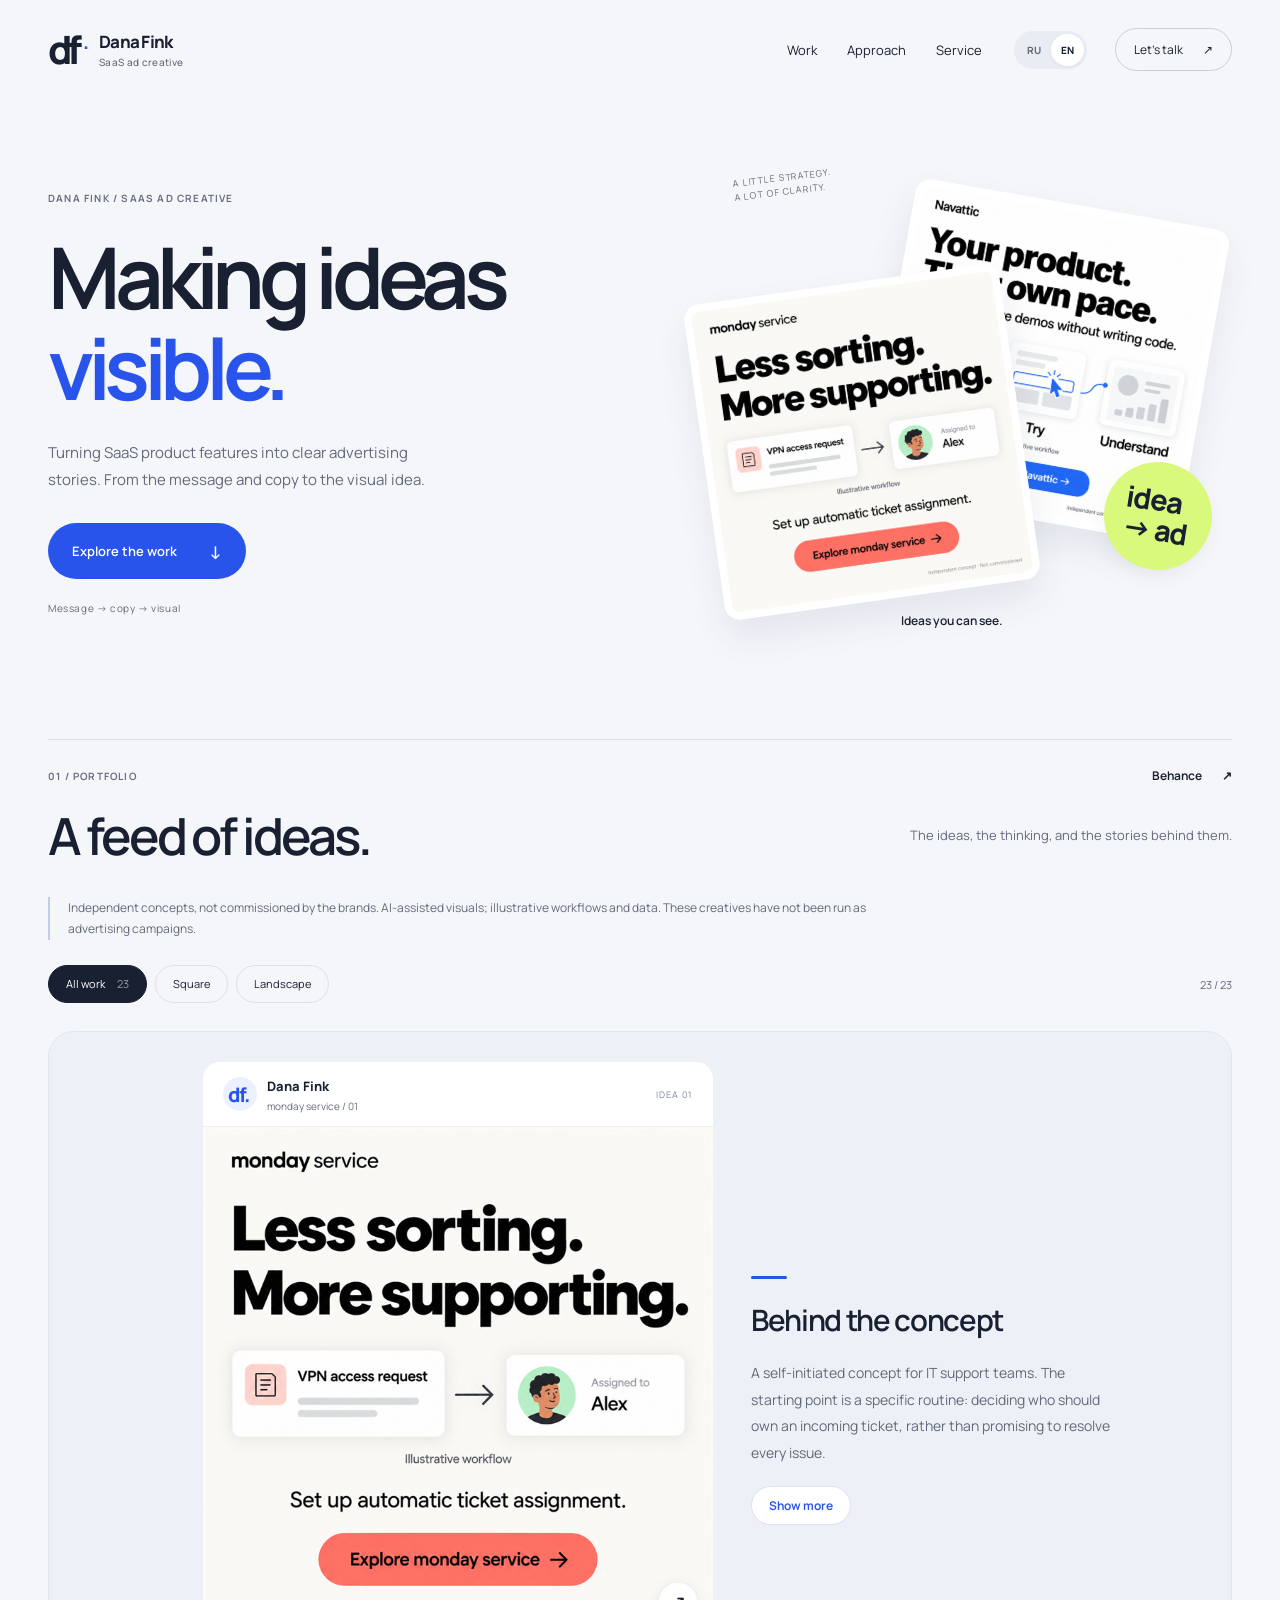
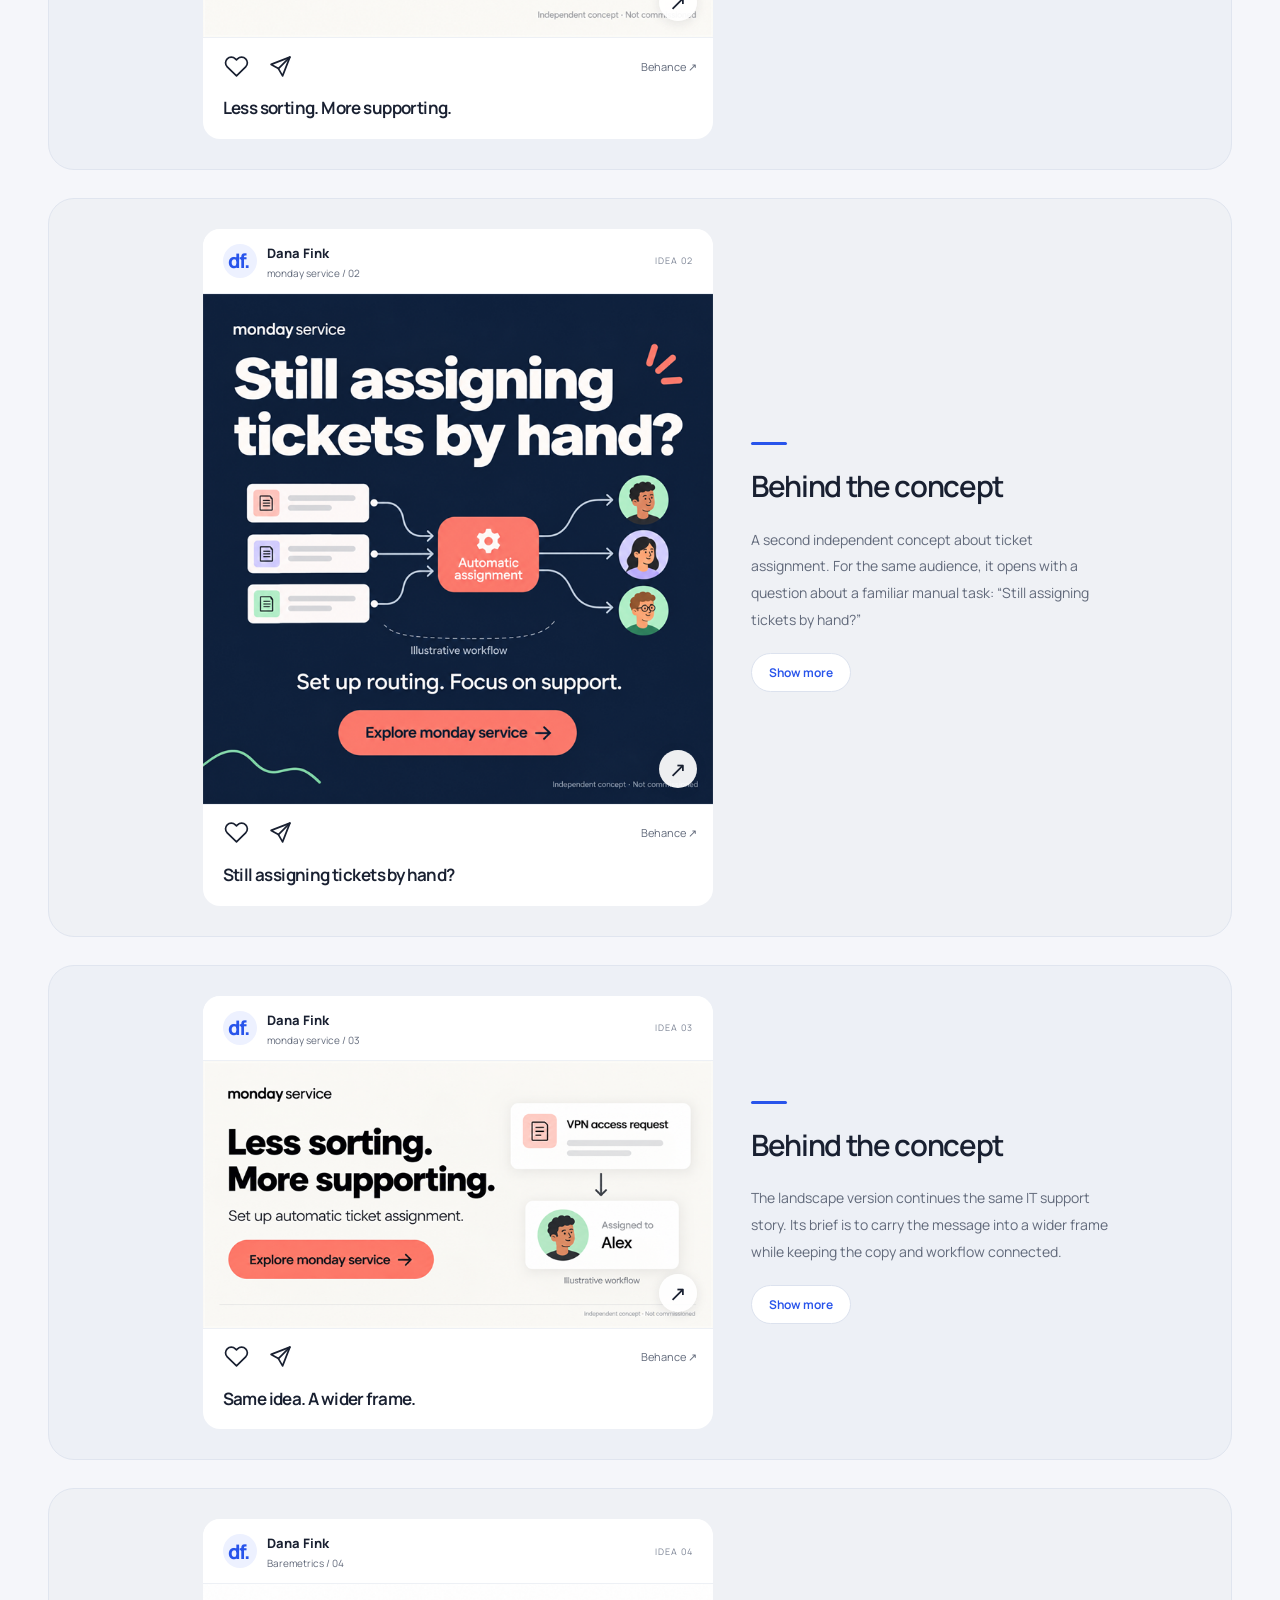
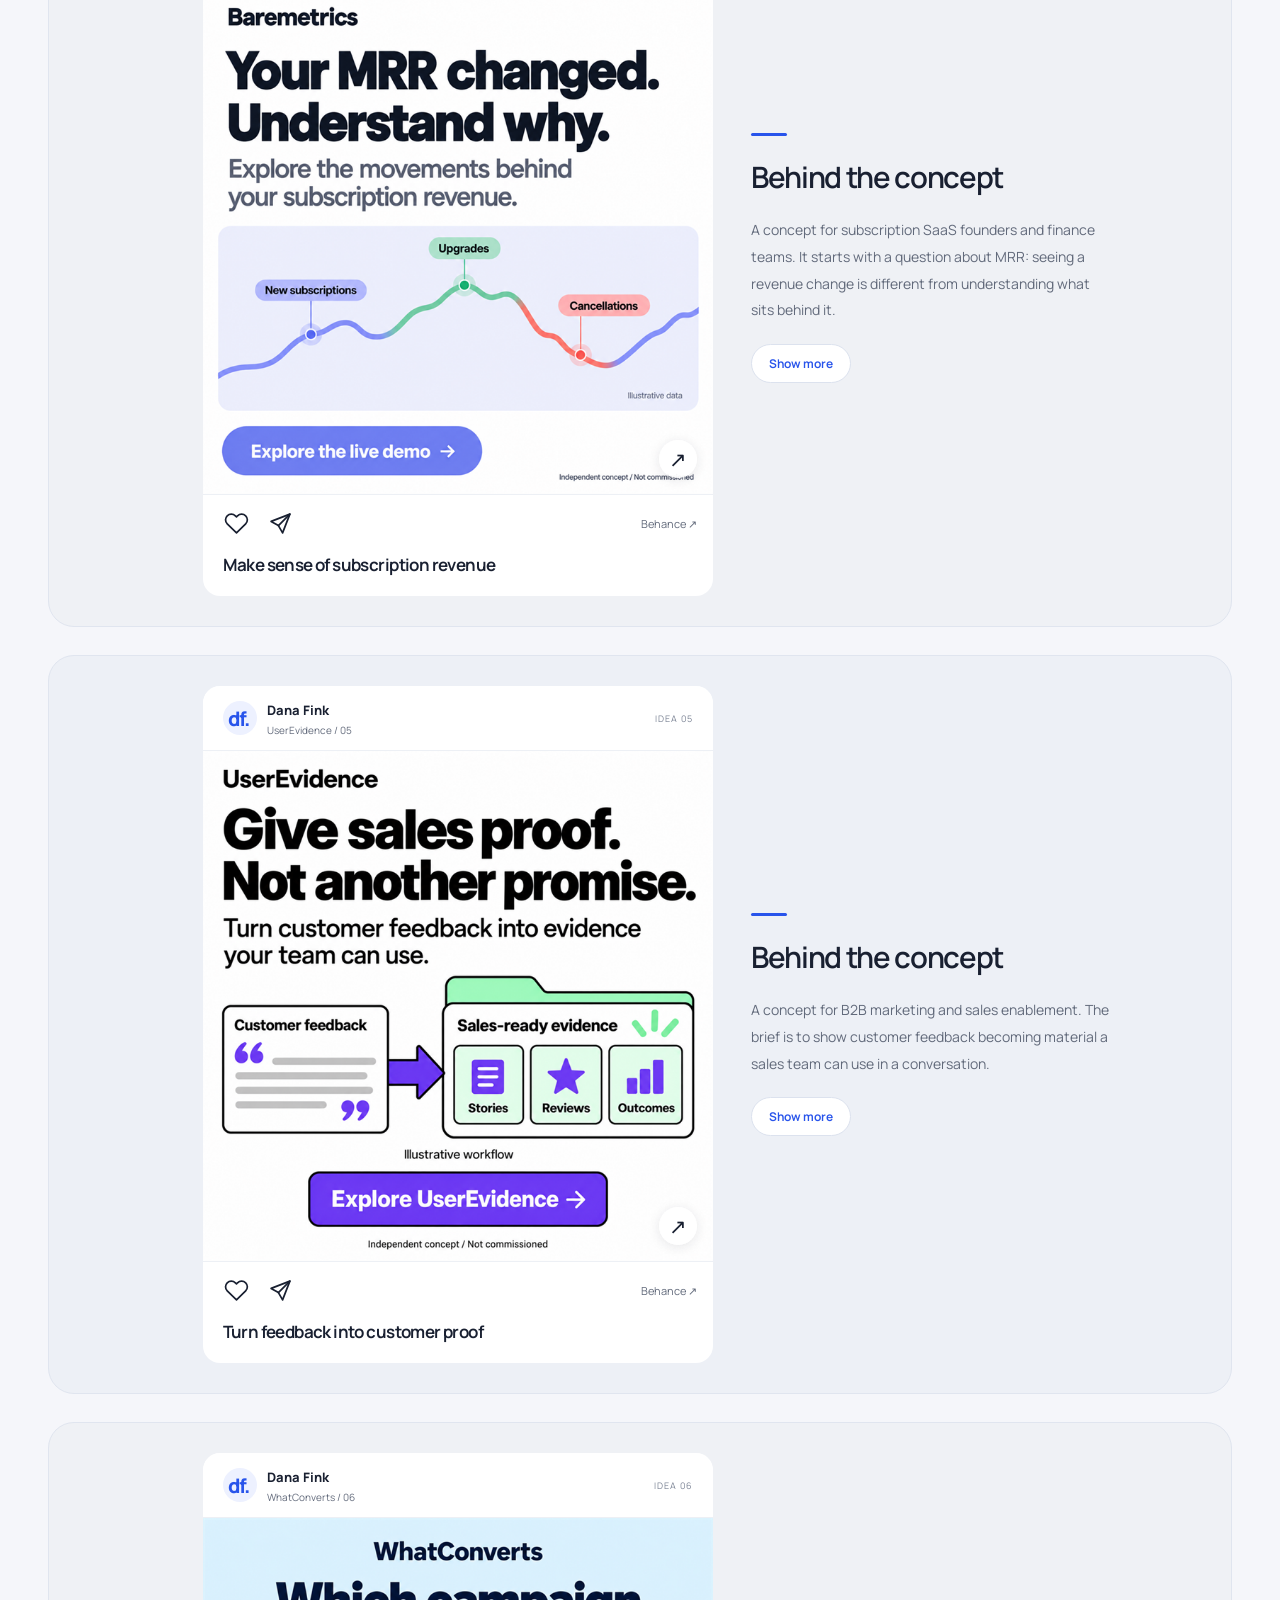
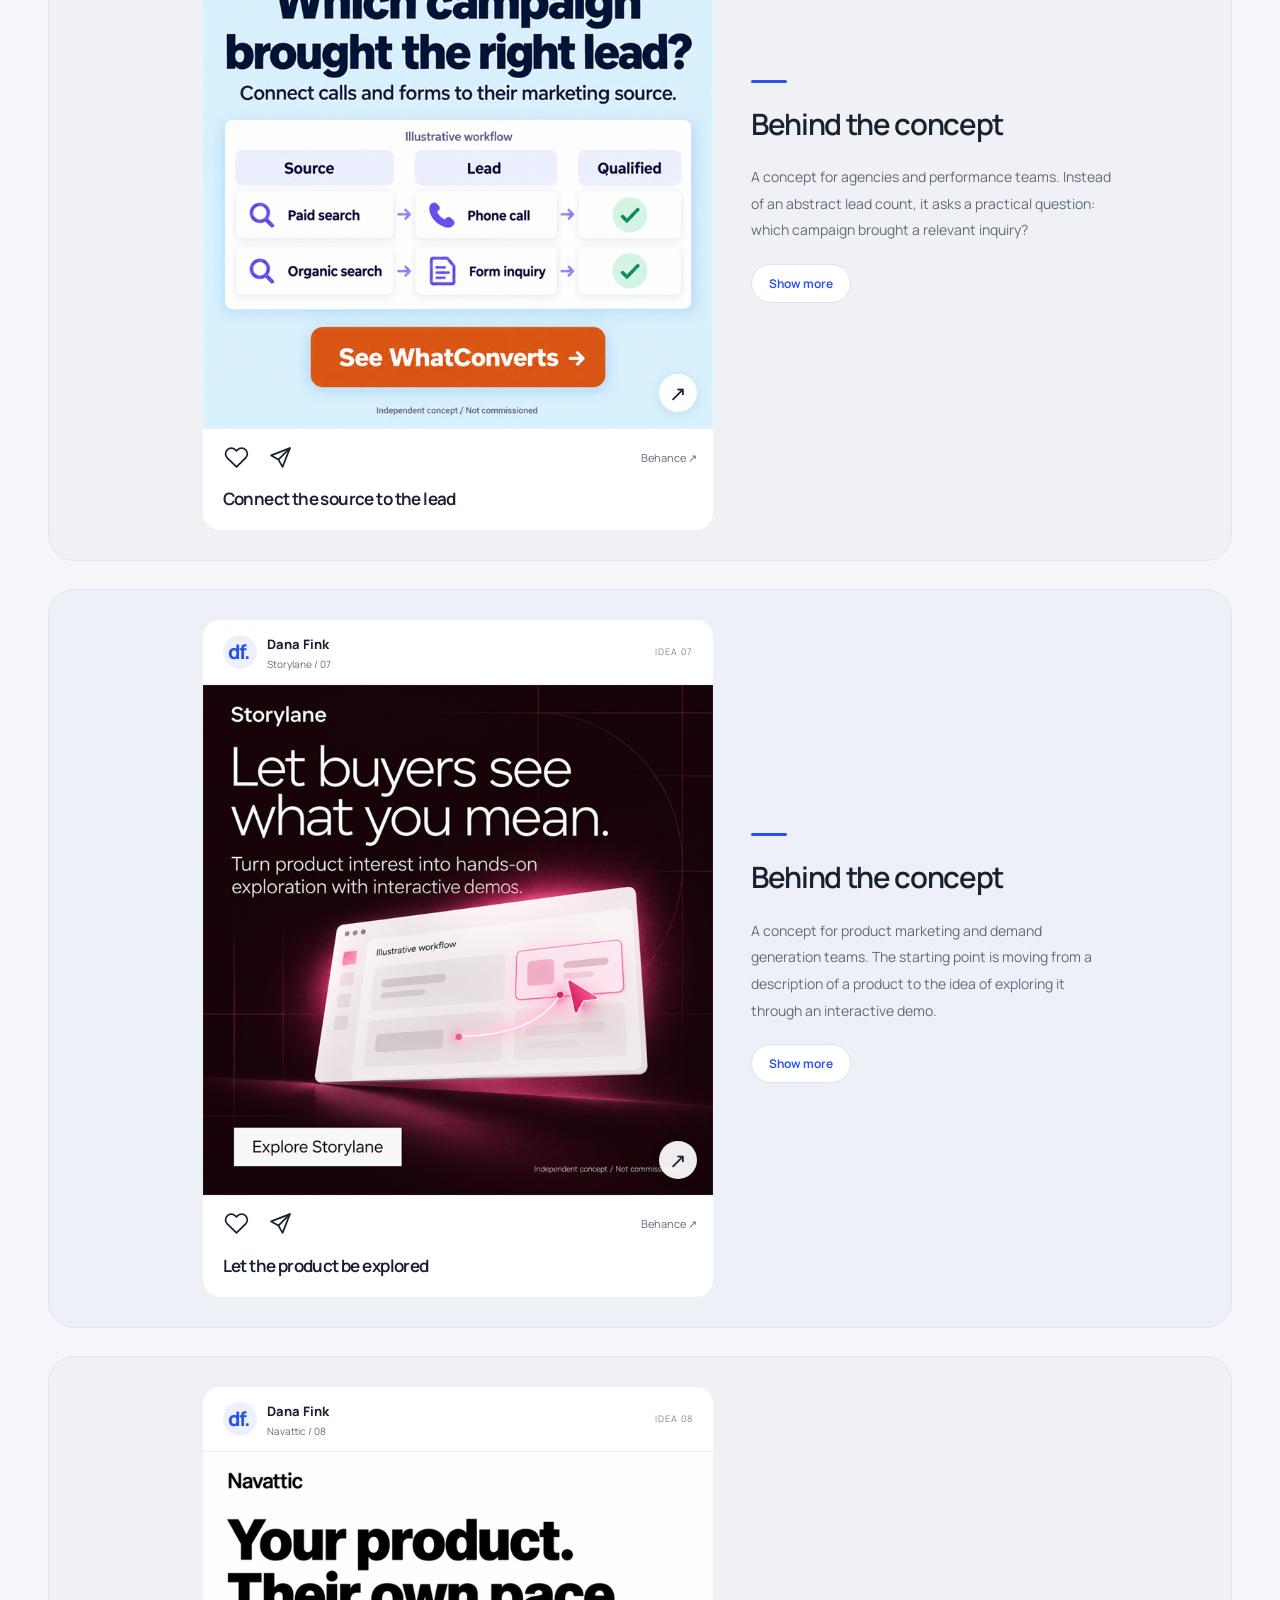
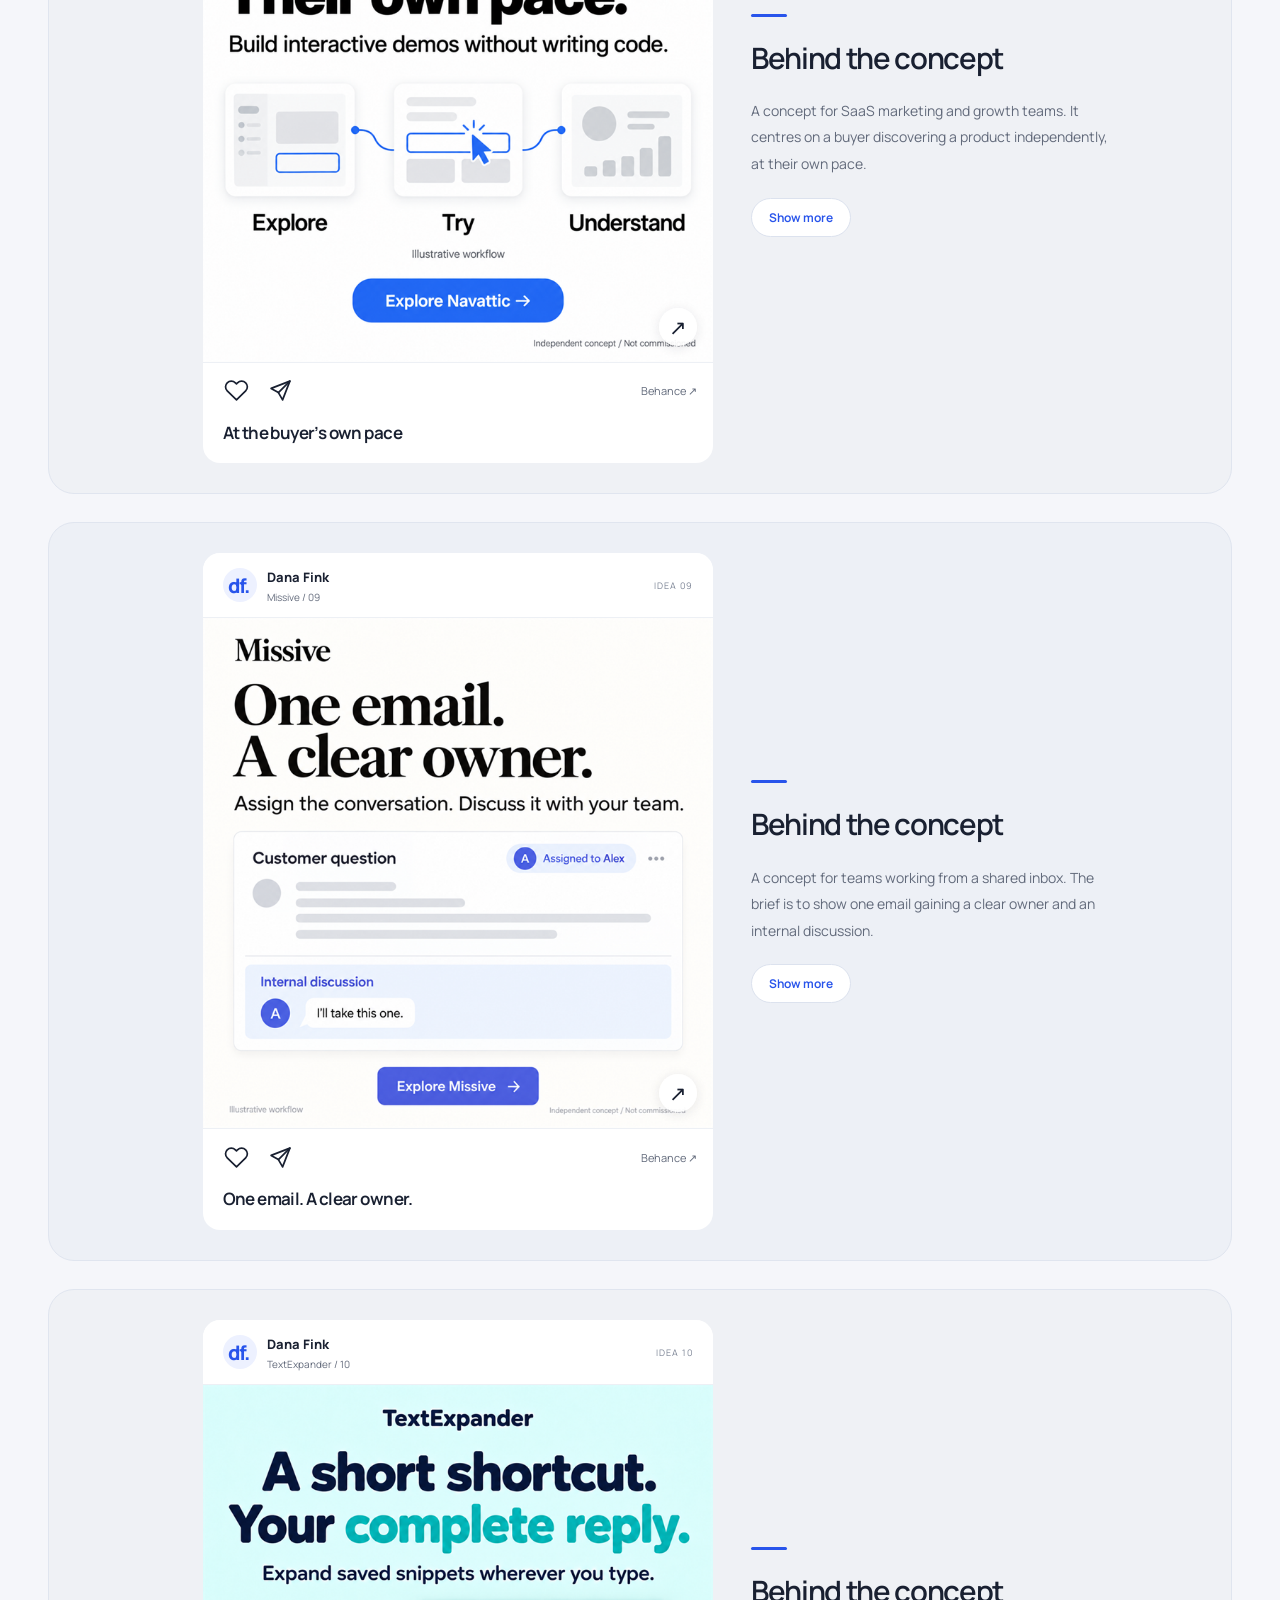
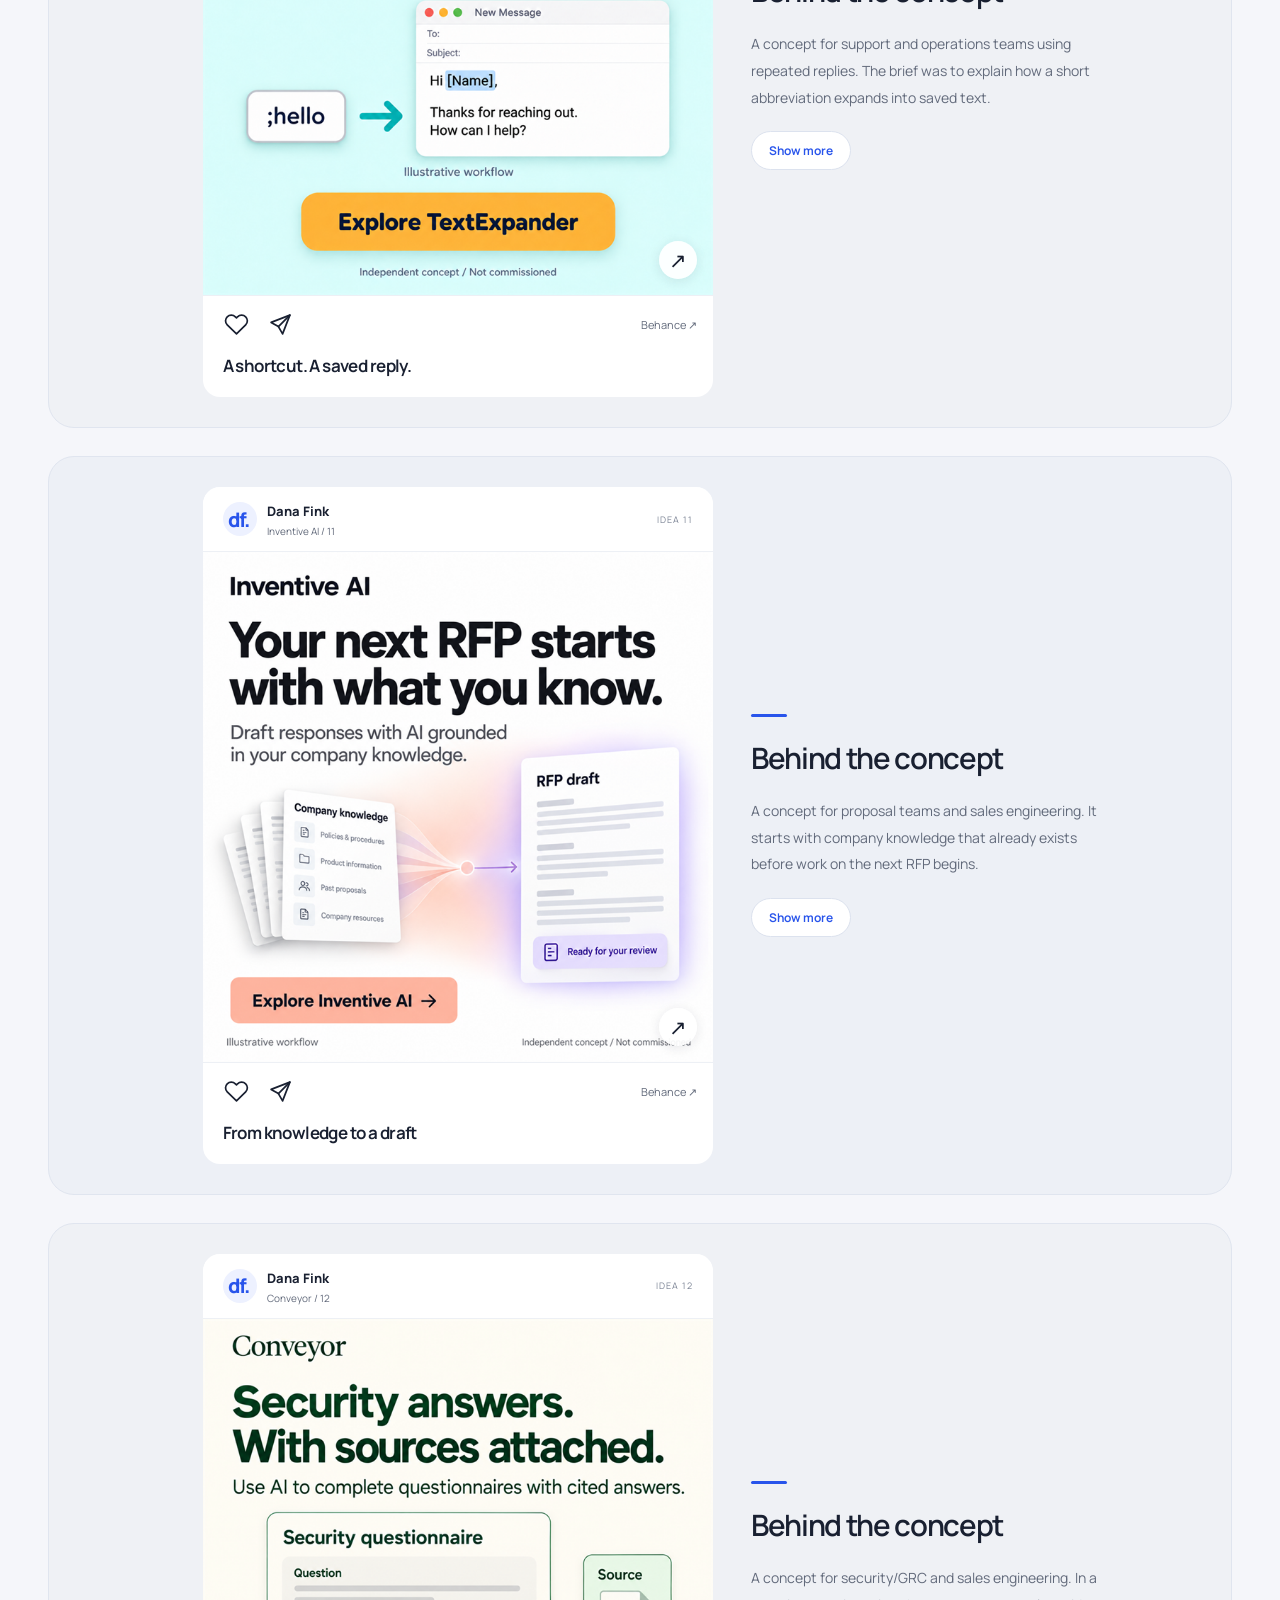
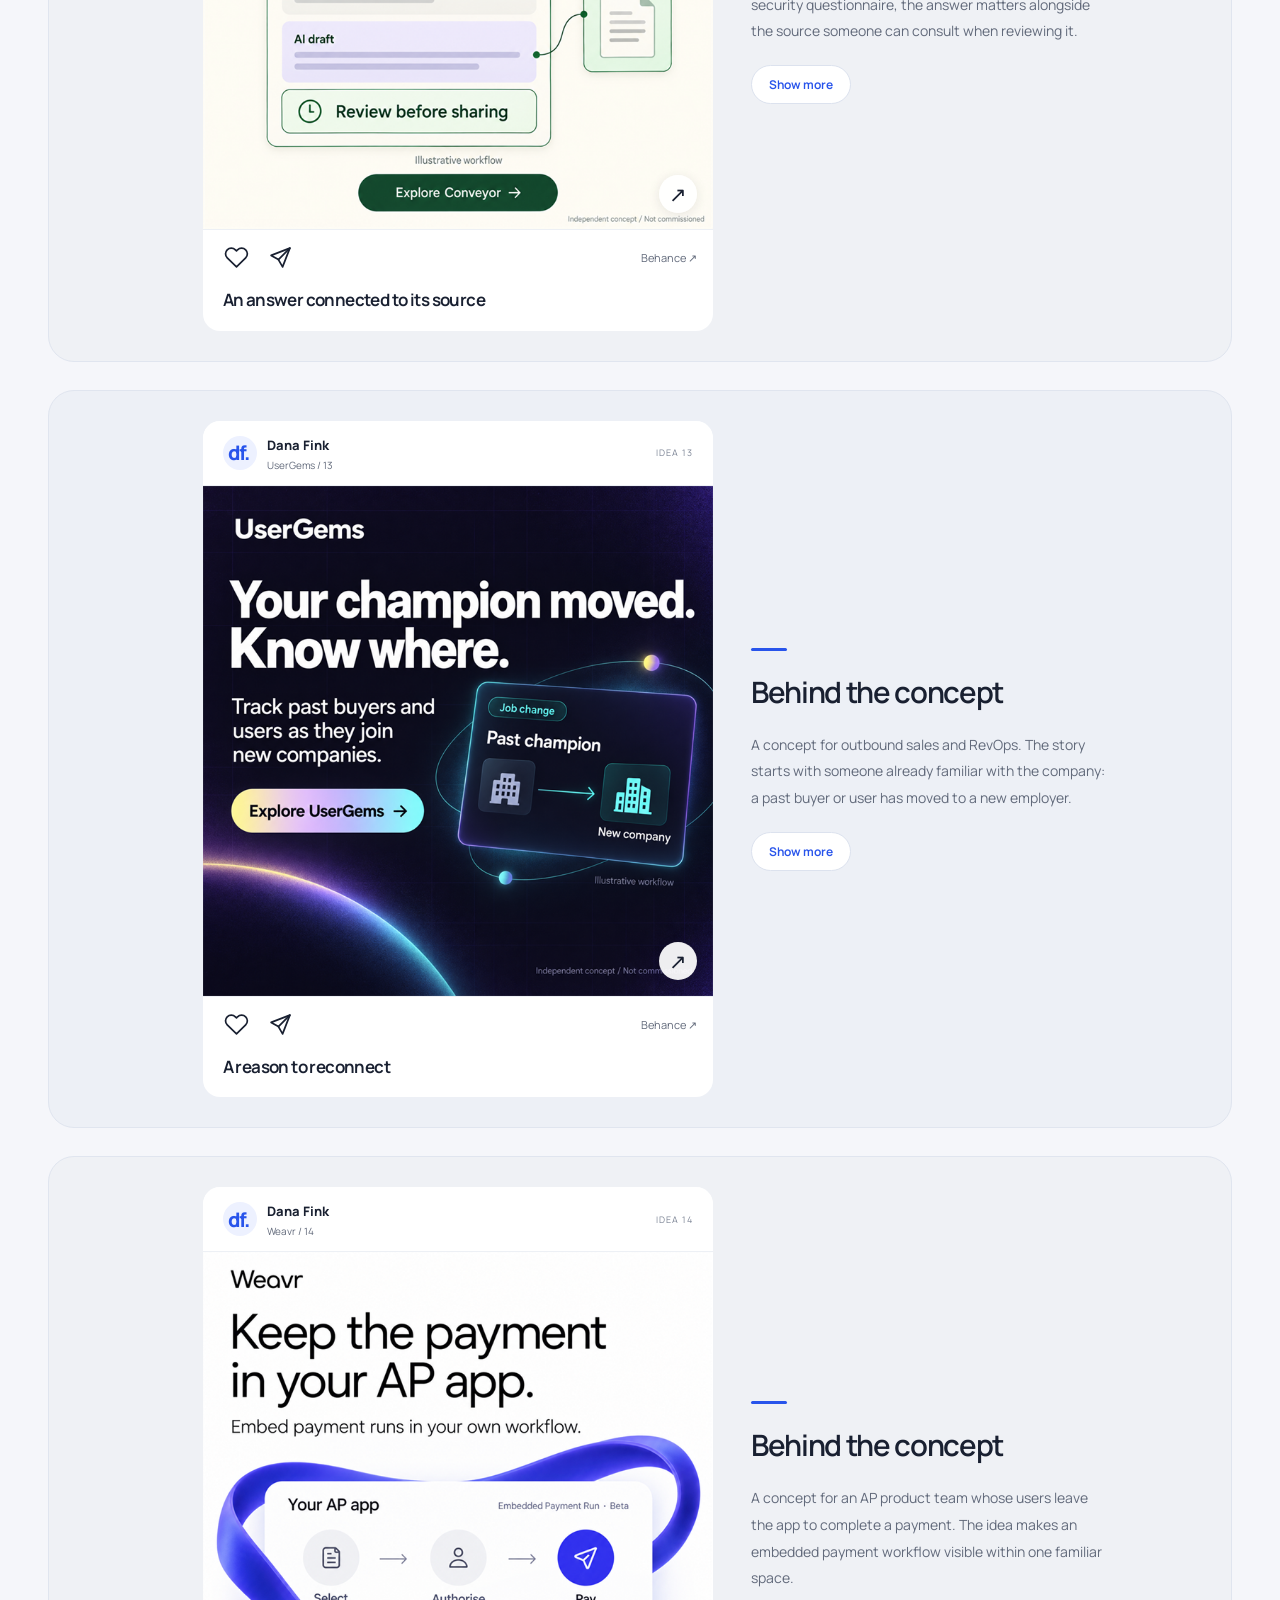
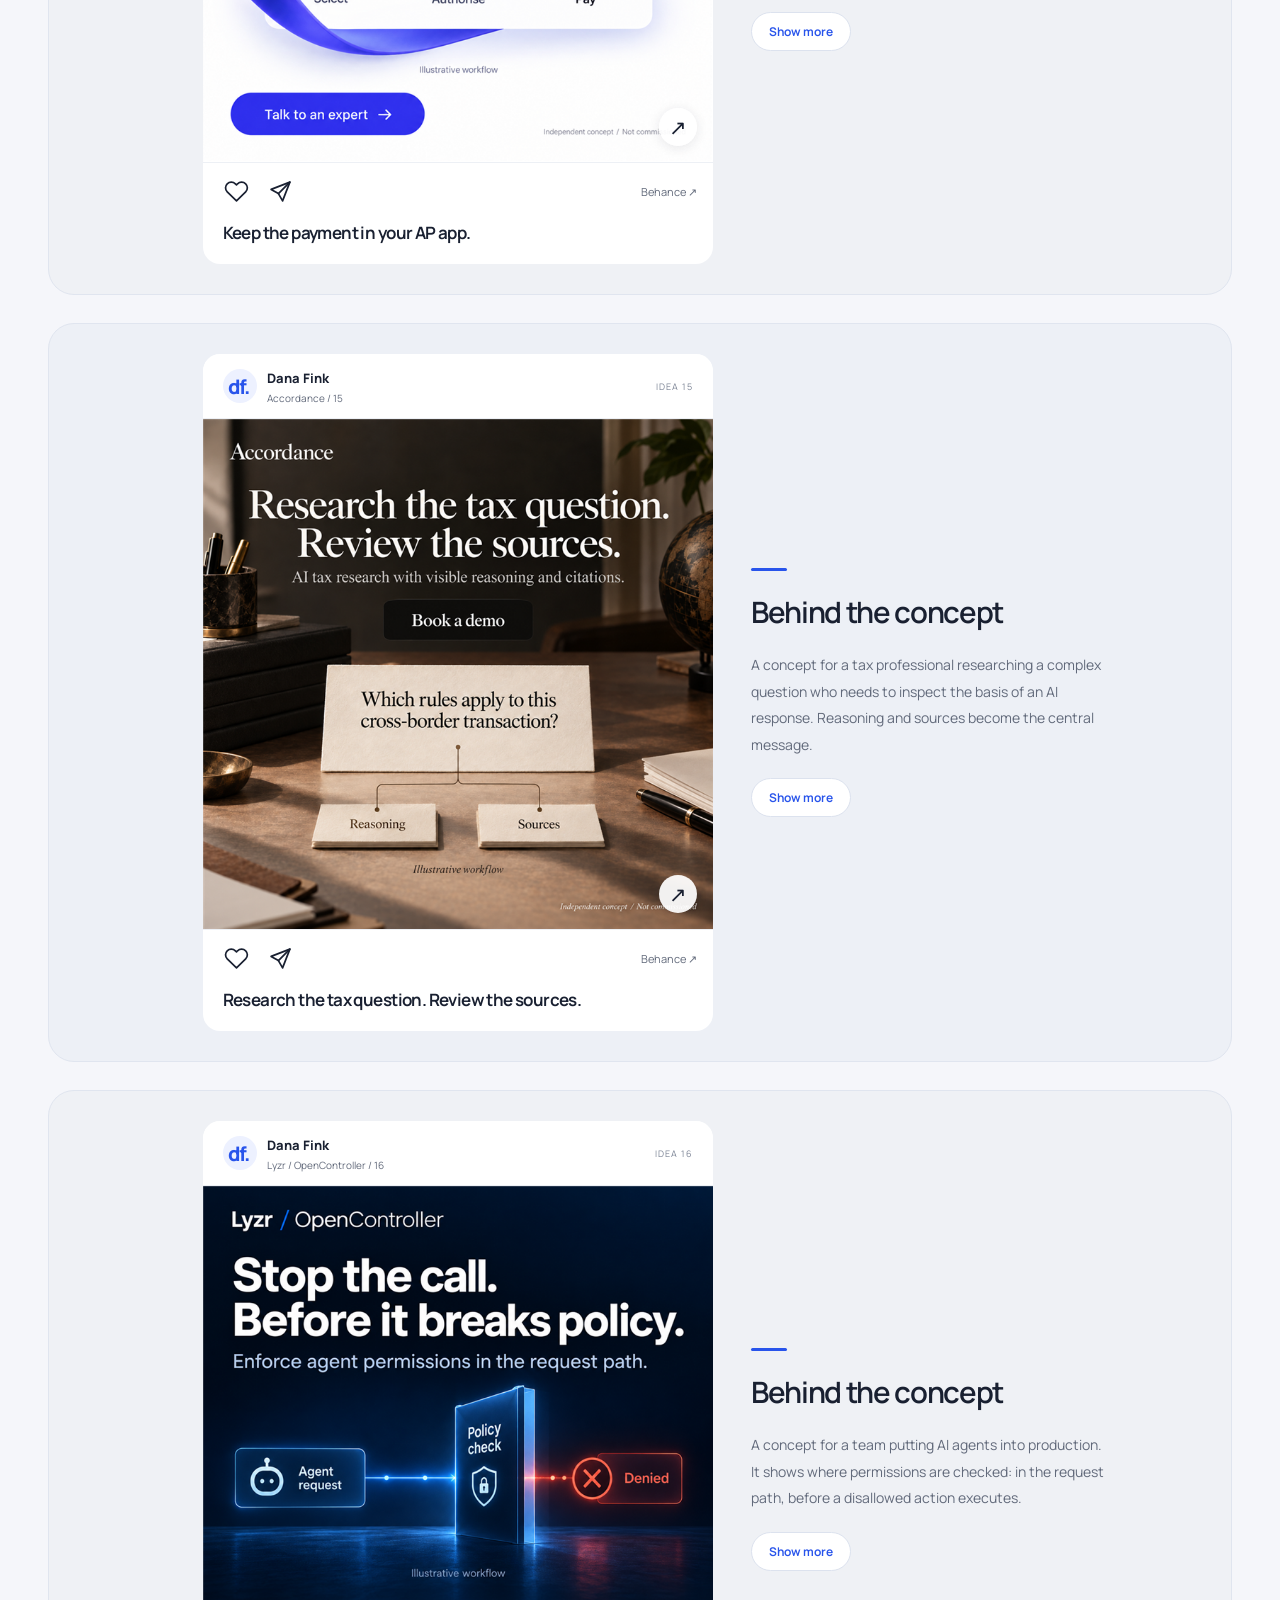
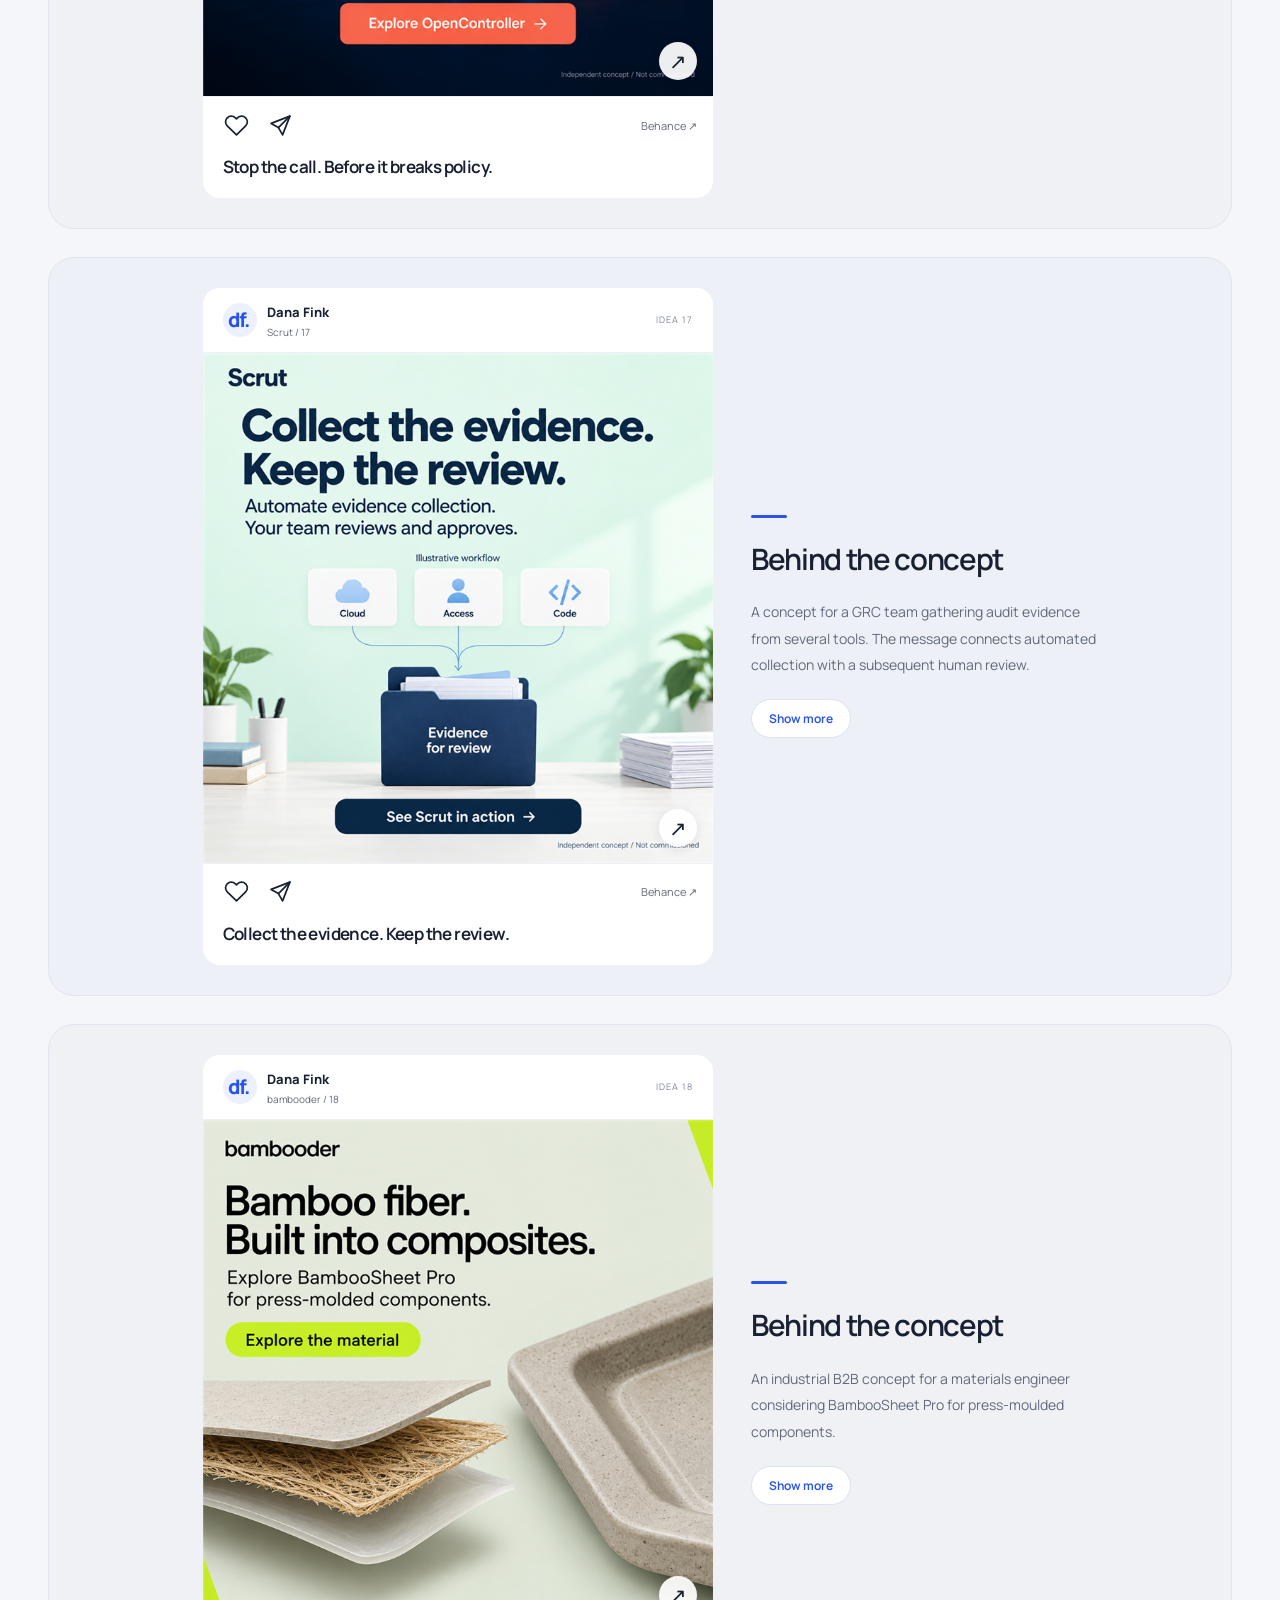
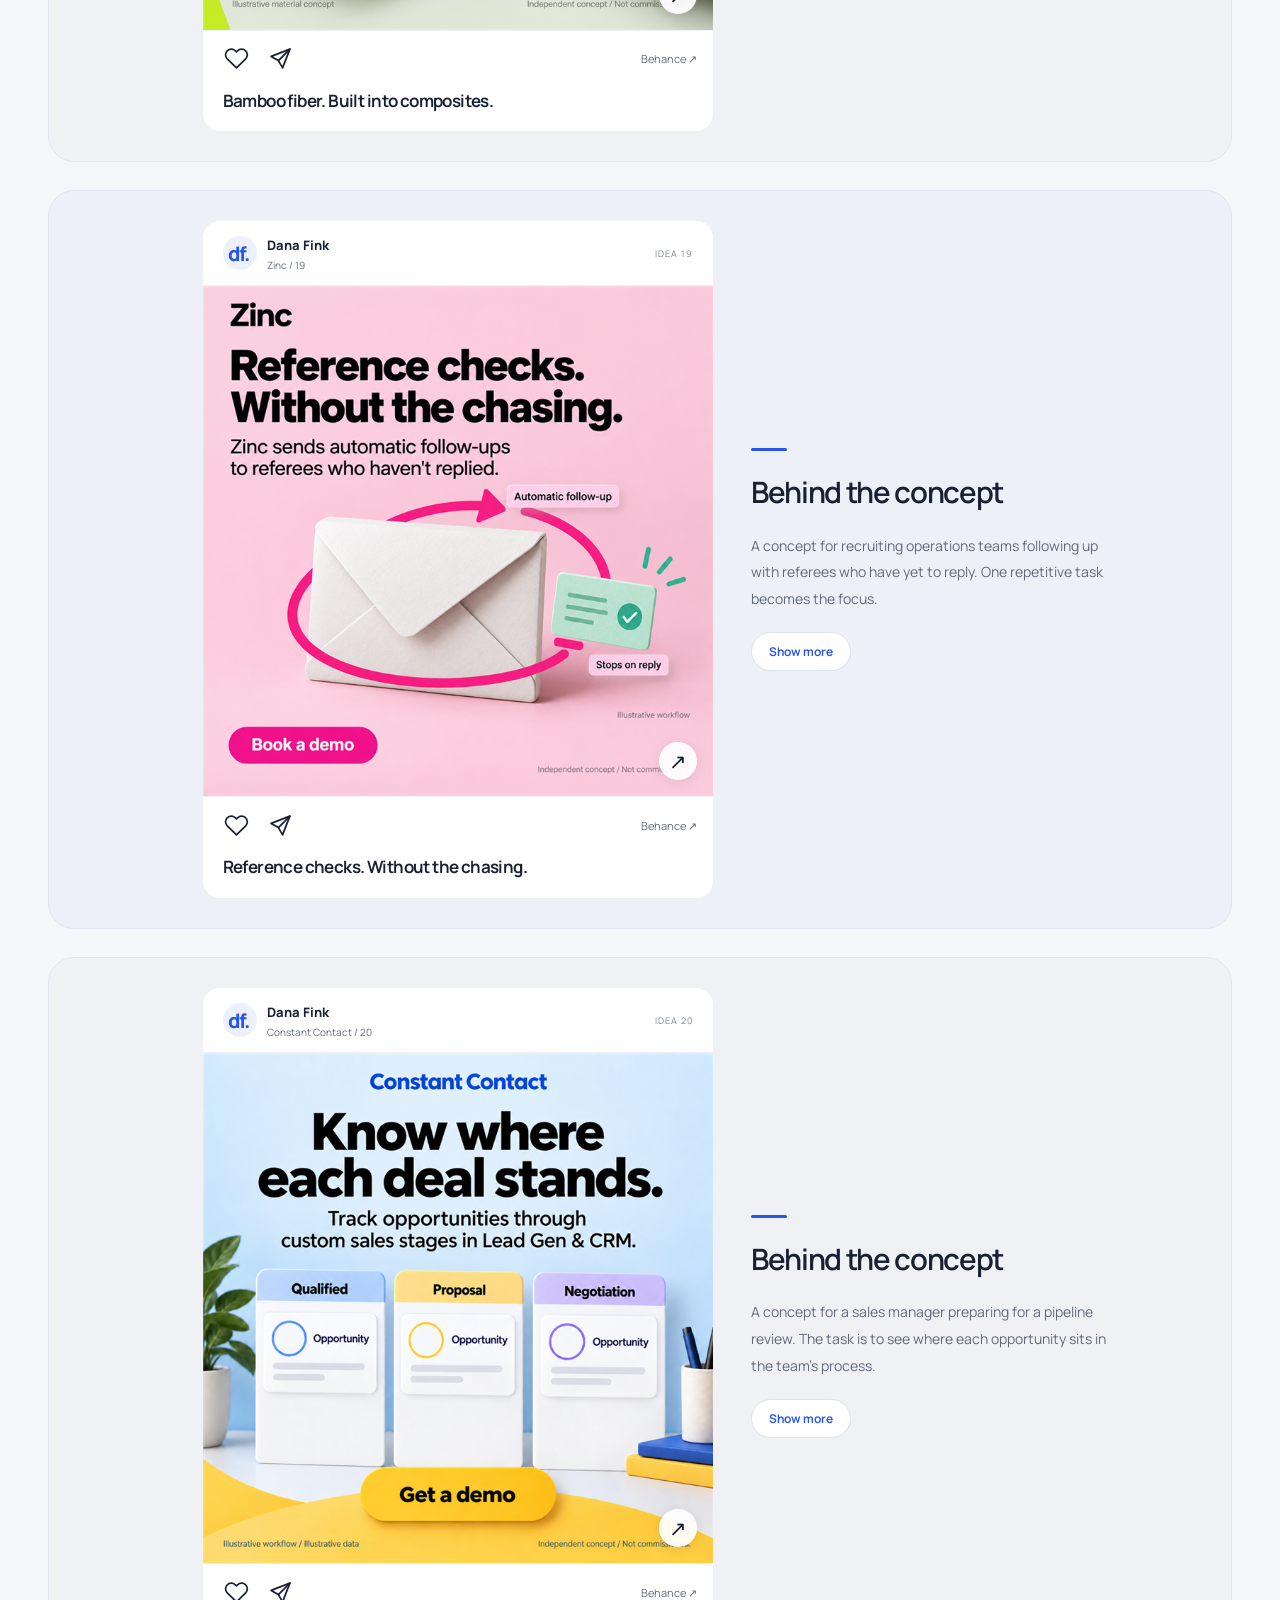
<file: index.html>
<!doctype html>
<html lang="en"><head><meta charset="utf-8"><meta name="viewport" content="width=device-width,initial-scale=1"><meta name="google-site-verification" content="mRm1qsECpZhopGHAPzNzPxoTHlVDxb75pEn1fK96Ksc"><meta name="msvalidate.01" content="0A8442C1F6A229FF678E91506C1881FF"><meta name="theme-color" content="#f5f6fa"><meta name="description" content="Messaging, copy and visual direction for B2B ads. Dana Fink’s portfolio: 23 independent creatives for 21 products and services."><title>Dana Fink — SaaS ad creative</title><link rel="canonical" href="https://danafinkstudio.com/"><link rel="icon" href="assets/favicon.svg" type="image/svg+xml"><link rel="preload" href="assets/fonts/Manrope.ttf" as="font" type="font/ttf" crossorigin=""><link rel="stylesheet" href="style.css"><script src="content.js" defer=""></script><script src="script.js" defer=""></script></head>
<body><a class="skip" href="#main" data-i18n="skip">Skip to content</a><a class="floating-contact" href="#contact" data-i18n="floatingContact" aria-label="Contact" aria-hidden="true" hidden>Contact</a>
<header class="header wrap"><a class="identity" href="#" aria-label="Dana Fink"><span class="monogram" aria-hidden="true">df<span>.</span></span><span>Dana Fink<small>SaaS ad creative</small></span></a><nav aria-label="Navigation"><a href="#work" data-i18n="navWork">Work</a><a href="#approach" data-i18n="navAbout">Approach</a><a href="saas-ad-creative/" data-i18n="navService">Service</a></nav><div class="header-end"><div class="language-switch" role="group" aria-label="Язык / Language"><button data-language="ru" aria-pressed="false">RU</button><button data-language="en" aria-pressed="true">EN</button></div><a href="#contact" class="header-contact"><span data-i18n="navContact">Let’s talk</span><span aria-hidden="true">↗</span></a></div></header>
<main id="main"><section class="hero wrap"><div class="hero-copy"><p data-i18n="eyebrow" class="eyebrow">DANA FINK / SAAS AD CREATIVE</p><h1><span data-i18n="headline">Making ideas</span><br><span data-i18n="accent" class="accent">visible.</span></h1><p data-i18n="intro" class="intro">Turning SaaS product features into clear advertising stories. From the message and copy to the visual idea.</p><a class="button" href="#work"><span data-i18n="viewWork">Explore the work</span><span aria-hidden="true">↓</span></a><p data-i18n="heroNote" class="hero-note">Message → copy → visual</p></div><div class="hero-gallery"><span class="orbit-label" aria-hidden="true">A LITTLE STRATEGY.<br>A LOT OF CLARITY.</span><div class="hero-stack"><a href="#project-8" class="hero-preview back" aria-label="Navattic"><img src="assets/creatives/navattic-display-720.webp" width="720" height="720" alt="Navattic — Your product. Their own pace."></a><a href="#project-1" class="hero-preview front" aria-label="monday service"><img src="assets/creatives/monday-service-light-v2-display-720.webp" width="720" height="720" alt="monday service — Less sorting. More supporting."></a><span class="visual-badge" aria-hidden="true">idea<br><span>→ ad</span></span></div><div class="hero-caption"><span data-i18n="heroCaption">Ideas you can see.</span> </div></div></section>
<section class="work wrap" id="work"><div class="section-top"><p data-i18n="workLabel" class="eyebrow">01 / PORTFOLIO</p><a class="behance-top" href="https://www.behance.net/bed0d1bc" target="_blank" rel="noopener noreferrer">Behance <span aria-hidden="true">↗</span></a></div><div class="work-heading"><h2 data-i18n="workTitle">A feed of ideas.</h2><p data-i18n="workIntro">The ideas, the thinking, and the stories behind them.</p></div><p class="disclaimer" data-i18n="disclaimer">Independent concepts, not commissioned by the brands. AI-assisted visuals; illustrative workflows and data. These creatives have not been run as advertising campaigns.</p><div class="gallery-tools"><div class="filters" role="group" aria-label="Format"><button data-filter="all" aria-pressed="true"><span data-i18n="all">All work</span><span>23</span></button><button data-filter="square" aria-pressed="false" data-i18n="square">Square</button><button data-filter="landscape" aria-pressed="false" data-i18n="landscape">Landscape</button></div><span class="gallery-count" aria-live="polite">23 / 23</span></div><div class="project-grid"><article class="project" data-format="square" id="project-1"><div class="post-visual"><div class="post-header"><a class="post-avatar" href="#contact" aria-label="Dana Fink">df.</a><div><a href="#contact" class="post-author">Dana Fink</a><span class="post-brand">monday service / 01</span></div><span class="post-number">IDEA 01</span></div><a class="artwork" href="https://www.behance.net/gallery/255781663/SaaS-Ad-Concepts-monday-service" target="_blank" rel="noopener noreferrer" data-project="0" aria-label="View larger: monday service — Less sorting. More supporting."><img src="assets/creatives/monday-service-light-v2-display-720.webp" width="720" height="720" alt="monday service — Less sorting. More supporting." loading="lazy"><span class="enlarge" aria-hidden="true">↗</span></a><div class="post-actions"><button type="button" class="like-button" data-like="1" aria-pressed="false" aria-label="Like this idea"><svg viewBox="0 0 24 24" aria-hidden="true"><path d="M20.8 4.6a5.5 5.5 0 0 0-7.8 0L12 5.7l-1.1-1.1a5.5 5.5 0 0 0-7.8 7.8L12 21l8.8-8.6a5.5 5.5 0 0 0 0-7.8Z"></path></svg></button><button type="button" class="share-button" data-share="0" aria-label="Share"><svg viewBox="0 0 24 24" aria-hidden="true"><path d="m21 3-7 18-4-7-7-4 18-7Z"></path><path d="m10 14 11-11"></path></svg></button><a class="post-behance" href="https://www.behance.net/gallery/255781663/SaaS-Ad-Concepts-monday-service" target="_blank" rel="noopener noreferrer">Behance ↗</a></div><div class="post-title-block"><h3 data-project-title="0">Less sorting. More supporting.</h3></div></div><div class="post-caption"><details class="case-story" data-story="0"><summary><span class="story-label" data-i18n="story">Behind the concept</span><p data-story-text="0:0" class="story-preview">A self-initiated concept for IT support teams. The starting point is a specific routine: deciding who should own an incoming ticket, rather than promising to resolve every issue.</p><span class="show-more" data-i18n="showMore">Show more</span><span class="show-less" data-i18n="showLess">Show less</span></summary><div class="story-content"><section><h4 data-i18n="analysis">The thinking</h4><p data-story-text="0:1">Automatic assignment has a clear visual sequence: incoming request → assigned teammate. “Less sorting. More supporting.” connects that mechanism to the team’s work without inventing resolution times or numerical savings.</p></section><section><h4 data-i18n="solution">The creative decision</h4><p data-story-text="0:2">One ticket and one teammate make the mechanism tangible. The light background gives the headline space, and the coral button completes the reading path. Alex and the VPN request are illustrative examples. Assigned does not mean resolved.</p></section></div></details></div></article>
<article class="project" data-format="square" id="project-2"><div class="post-visual"><div class="post-header"><a class="post-avatar" href="#contact" aria-label="Dana Fink">df.</a><div><a href="#contact" class="post-author">Dana Fink</a><span class="post-brand">monday service / 02</span></div><span class="post-number">IDEA 02</span></div><a class="artwork" href="https://www.behance.net/gallery/255781663/SaaS-Ad-Concepts-monday-service" target="_blank" rel="noopener noreferrer" data-project="1" aria-label="View larger: monday service — Still assigning tickets by hand?"><img src="assets/creatives/monday-service-routing-v2-display-720.webp" width="720" height="720" alt="monday service — Still assigning tickets by hand?" loading="lazy"><span class="enlarge" aria-hidden="true">↗</span></a><div class="post-actions"><button type="button" class="like-button" data-like="2" aria-pressed="false" aria-label="Like this idea"><svg viewBox="0 0 24 24" aria-hidden="true"><path d="M20.8 4.6a5.5 5.5 0 0 0-7.8 0L12 5.7l-1.1-1.1a5.5 5.5 0 0 0-7.8 7.8L12 21l8.8-8.6a5.5 5.5 0 0 0 0-7.8Z"></path></svg></button><button type="button" class="share-button" data-share="1" aria-label="Share"><svg viewBox="0 0 24 24" aria-hidden="true"><path d="m21 3-7 18-4-7-7-4 18-7Z"></path><path d="m10 14 11-11"></path></svg></button><a class="post-behance" href="https://www.behance.net/gallery/255781663/SaaS-Ad-Concepts-monday-service" target="_blank" rel="noopener noreferrer">Behance ↗</a></div><div class="post-title-block"><h3 data-project-title="1">Still assigning tickets by hand?</h3></div></div><div class="post-caption"><details class="case-story" data-story="1"><summary><span class="story-label" data-i18n="story">Behind the concept</span><p data-story-text="1:0" class="story-preview">A second independent concept about ticket assignment. For the same audience, it opens with a question about a familiar manual task: “Still assigning tickets by hand?”</p><span class="show-more" data-i18n="showMore">Show more</span><span class="show-less" data-i18n="showLess">Show less</span></summary><div class="story-content"><section><h4 data-i18n="analysis">The thinking</h4><p data-story-text="1:1">Rather than listing product features, the idea explains the assignment mechanism. During revision, the centre of the diagram changed: automatic assignment replaced an overloaded person as the focal point.</p></section><section><h4 data-i18n="solution">The creative decision</h4><p data-story-text="1:2">Requests and teammates are connected to show what happens after a ticket arrives. This is an alternative message and composition, not an A/B-test winner. No campaign comparison took place, and several elements differ between the versions.</p></section></div></details></div></article>
<article class="project" data-format="landscape" id="project-3"><div class="post-visual"><div class="post-header"><a class="post-avatar" href="#contact" aria-label="Dana Fink">df.</a><div><a href="#contact" class="post-author">Dana Fink</a><span class="post-brand">monday service / 03</span></div><span class="post-number">IDEA 03</span></div><a class="artwork" href="https://www.behance.net/gallery/255781663/SaaS-Ad-Concepts-monday-service" target="_blank" rel="noopener noreferrer" data-project="2" aria-label="View larger: monday service — Same idea. A wider frame."><img src="assets/creatives/monday-service-wide-v2-display-720.webp" width="720" height="377" alt="monday service — Same idea. A wider frame." loading="lazy"><span class="enlarge" aria-hidden="true">↗</span></a><div class="post-actions"><button type="button" class="like-button" data-like="3" aria-pressed="false" aria-label="Like this idea"><svg viewBox="0 0 24 24" aria-hidden="true"><path d="M20.8 4.6a5.5 5.5 0 0 0-7.8 0L12 5.7l-1.1-1.1a5.5 5.5 0 0 0-7.8 7.8L12 21l8.8-8.6a5.5 5.5 0 0 0 0-7.8Z"></path></svg></button><button type="button" class="share-button" data-share="2" aria-label="Share"><svg viewBox="0 0 24 24" aria-hidden="true"><path d="m21 3-7 18-4-7-7-4 18-7Z"></path><path d="m10 14 11-11"></path></svg></button><a class="post-behance" href="https://www.behance.net/gallery/255781663/SaaS-Ad-Concepts-monday-service" target="_blank" rel="noopener noreferrer">Behance ↗</a></div><div class="post-title-block"><h3 data-project-title="2">Same idea. A wider frame.</h3></div></div><div class="post-caption"><details class="case-story" data-story="2"><summary><span class="story-label" data-i18n="story">Behind the concept</span><p data-story-text="2:0" class="story-preview">The landscape version continues the same IT support story. Its brief is to carry the message into a wider frame while keeping the copy and workflow connected.</p><span class="show-more" data-i18n="showMore">Show more</span><span class="show-less" data-i18n="showLess">Show less</span></summary><div class="story-content"><section><h4 data-i18n="analysis">The thinking</h4><p data-story-text="2:1">A wide layout creates a different reading path: headline, process and action need to follow each other clearly. The adaptation is treated as its own composition rather than a cropped square.</p></section><section><h4 data-i18n="solution">The creative decision</h4><p data-story-text="2:2">It preserves the assignment message and the series’ visual direction. Small labels become less legible when reduced, so the light square remains the preferred first presentation. The landscape version can be opened at a larger size for a closer look.</p></section></div></details></div></article>
<article class="project" data-format="square" id="project-4"><div class="post-visual"><div class="post-header"><a class="post-avatar" href="#contact" aria-label="Dana Fink">df.</a><div><a href="#contact" class="post-author">Dana Fink</a><span class="post-brand">Baremetrics / 04</span></div><span class="post-number">IDEA 04</span></div><a class="artwork" href="https://www.behance.net/gallery/255786665/Baremetrics-Independent-SaaS-Ad-Concept" target="_blank" rel="noopener noreferrer" data-project="3" aria-label="View larger: Baremetrics — Make sense of subscription revenue"><img src="assets/creatives/baremetrics-display-720.webp" width="720" height="720" alt="Baremetrics — Make sense of subscription revenue" loading="lazy"><span class="enlarge" aria-hidden="true">↗</span></a><div class="post-actions"><button type="button" class="like-button" data-like="4" aria-pressed="false" aria-label="Like this idea"><svg viewBox="0 0 24 24" aria-hidden="true"><path d="M20.8 4.6a5.5 5.5 0 0 0-7.8 0L12 5.7l-1.1-1.1a5.5 5.5 0 0 0-7.8 7.8L12 21l8.8-8.6a5.5 5.5 0 0 0 0-7.8Z"></path></svg></button><button type="button" class="share-button" data-share="3" aria-label="Share"><svg viewBox="0 0 24 24" aria-hidden="true"><path d="m21 3-7 18-4-7-7-4 18-7Z"></path><path d="m10 14 11-11"></path></svg></button><a class="post-behance" href="https://www.behance.net/gallery/255786665/Baremetrics-Independent-SaaS-Ad-Concept" target="_blank" rel="noopener noreferrer">Behance ↗</a></div><div class="post-title-block"><h3 data-project-title="3">Make sense of subscription revenue</h3></div></div><div class="post-caption"><details class="case-story" data-story="3"><summary><span class="story-label" data-i18n="story">Behind the concept</span><p data-story-text="3:0" class="story-preview">A concept for subscription SaaS founders and finance teams. It starts with a question about MRR: seeing a revenue change is different from understanding what sits behind it.</p><span class="show-more" data-i18n="showMore">Show more</span><span class="show-less" data-i18n="showLess">Show less</span></summary><div class="story-content"><section><h4 data-i18n="analysis">The thinking</h4><p data-story-text="3:1">Subscription revenue movements provide the product foundation. A ChartMogul reference informed the principle of explaining a management question with one infographic; its forecasts and numerical claims were not carried over.</p></section><section><h4 data-i18n="solution">The creative decision</h4><p data-story-text="3:2">One illustrative line, labelled New subscriptions, Upgrades and Cancellations, explains the headline. A light canvas and pastel chart reflect Baremetrics’ visual character. This is not a real interface, measured revenue or evidence of growth.</p></section></div></details></div></article>
<article class="project" data-format="square" id="project-5"><div class="post-visual"><div class="post-header"><a class="post-avatar" href="#contact" aria-label="Dana Fink">df.</a><div><a href="#contact" class="post-author">Dana Fink</a><span class="post-brand">UserEvidence / 05</span></div><span class="post-number">IDEA 05</span></div><a class="artwork" href="https://www.behance.net/gallery/255786869/UserEvidence-Independent-SaaS-Ad-Concept" target="_blank" rel="noopener noreferrer" data-project="4" aria-label="View larger: UserEvidence — Turn feedback into customer proof"><img src="assets/creatives/userevidence-display-720.webp" width="720" height="720" alt="UserEvidence — Turn feedback into customer proof" loading="lazy"><span class="enlarge" aria-hidden="true">↗</span></a><div class="post-actions"><button type="button" class="like-button" data-like="5" aria-pressed="false" aria-label="Like this idea"><svg viewBox="0 0 24 24" aria-hidden="true"><path d="M20.8 4.6a5.5 5.5 0 0 0-7.8 0L12 5.7l-1.1-1.1a5.5 5.5 0 0 0-7.8 7.8L12 21l8.8-8.6a5.5 5.5 0 0 0 0-7.8Z"></path></svg></button><button type="button" class="share-button" data-share="4" aria-label="Share"><svg viewBox="0 0 24 24" aria-hidden="true"><path d="m21 3-7 18-4-7-7-4 18-7Z"></path><path d="m10 14 11-11"></path></svg></button><a class="post-behance" href="https://www.behance.net/gallery/255786869/UserEvidence-Independent-SaaS-Ad-Concept" target="_blank" rel="noopener noreferrer">Behance ↗</a></div><div class="post-title-block"><h3 data-project-title="4">Turn feedback into customer proof</h3></div></div><div class="post-caption"><details class="case-story" data-story="4"><summary><span class="story-label" data-i18n="story">Behind the concept</span><p data-story-text="4:0" class="story-preview">A concept for B2B marketing and sales enablement. The brief is to show customer feedback becoming material a sales team can use in a conversation.</p><span class="show-more" data-i18n="showMore">Show more</span><span class="show-less" data-i18n="showLess">Show less</span></summary><div class="story-content"><section><h4 data-i18n="analysis">The thinking</h4><p data-story-text="4:1">The message is built around the contrast between proof and promise. A G2 reference informed the combination of bold copy and customer voice, without bringing over a portrait, testimonial or claimed outcome.</p></section><section><h4 data-i18n="solution">The creative decision</h4><p data-story-text="4:2">The feedback → evidence diagram makes transformation the central event. Quotation marks stand for a type of material, not an invented customer quote. A bold black headline and purple accents connect the idea to UserEvidence’s visual character.</p></section></div></details></div></article>
<article class="project" data-format="square" id="project-6"><div class="post-visual"><div class="post-header"><a class="post-avatar" href="#contact" aria-label="Dana Fink">df.</a><div><a href="#contact" class="post-author">Dana Fink</a><span class="post-brand">WhatConverts / 06</span></div><span class="post-number">IDEA 06</span></div><a class="artwork" href="https://www.behance.net/gallery/255786931/WhatConverts-Independent-SaaS-Ad-Concept" target="_blank" rel="noopener noreferrer" data-project="5" aria-label="View larger: WhatConverts — Connect the source to the lead"><img src="assets/creatives/whatconverts-display-720.webp" width="720" height="720" alt="WhatConverts — Connect the source to the lead" loading="lazy"><span class="enlarge" aria-hidden="true">↗</span></a><div class="post-actions"><button type="button" class="like-button" data-like="6" aria-pressed="false" aria-label="Like this idea"><svg viewBox="0 0 24 24" aria-hidden="true"><path d="M20.8 4.6a5.5 5.5 0 0 0-7.8 0L12 5.7l-1.1-1.1a5.5 5.5 0 0 0-7.8 7.8L12 21l8.8-8.6a5.5 5.5 0 0 0 0-7.8Z"></path></svg></button><button type="button" class="share-button" data-share="5" aria-label="Share"><svg viewBox="0 0 24 24" aria-hidden="true"><path d="m21 3-7 18-4-7-7-4 18-7Z"></path><path d="m10 14 11-11"></path></svg></button><a class="post-behance" href="https://www.behance.net/gallery/255786931/WhatConverts-Independent-SaaS-Ad-Concept" target="_blank" rel="noopener noreferrer">Behance ↗</a></div><div class="post-title-block"><h3 data-project-title="5">Connect the source to the lead</h3></div></div><div class="post-caption"><details class="case-story" data-story="5"><summary><span class="story-label" data-i18n="story">Behind the concept</span><p data-story-text="5:0" class="story-preview">A concept for agencies and performance teams. Instead of an abstract lead count, it asks a practical question: which campaign brought a relevant inquiry?</p><span class="show-more" data-i18n="showMore">Show more</span><span class="show-less" data-i18n="showLess">Show less</span></summary><div class="story-content"><section><h4 data-i18n="analysis">The thinking</h4><p data-story-text="5:1">The connection between source, call or form, and qualification comes from the product research. A CallRail reference informed the link between marketing and a valuable inquiry; a reporting structure replaces the phone-and-coins metaphor.</p></section><section><h4 data-i18n="solution">The creative decision</h4><p data-story-text="5:2">Two illustrative rows make Source → Lead → Qualified easy to follow. A blue field and white cards keep attention on the information. The checkmarks are examples, not a claim that every lead qualifies or that qualification is always automatic.</p></section></div></details></div></article>
<article class="project" data-format="square" id="project-7"><div class="post-visual"><div class="post-header"><a class="post-avatar" href="#contact" aria-label="Dana Fink">df.</a><div><a href="#contact" class="post-author">Dana Fink</a><span class="post-brand">Storylane / 07</span></div><span class="post-number">IDEA 07</span></div><a class="artwork" href="https://www.behance.net/gallery/255787029/Storylane-Independent-SaaS-Ad-Concept" target="_blank" rel="noopener noreferrer" data-project="6" aria-label="View larger: Storylane — Let the product be explored"><img src="assets/creatives/storylane-display-720.webp" width="720" height="720" alt="Storylane — Let the product be explored" loading="lazy"><span class="enlarge" aria-hidden="true">↗</span></a><div class="post-actions"><button type="button" class="like-button" data-like="7" aria-pressed="false" aria-label="Like this idea"><svg viewBox="0 0 24 24" aria-hidden="true"><path d="M20.8 4.6a5.5 5.5 0 0 0-7.8 0L12 5.7l-1.1-1.1a5.5 5.5 0 0 0-7.8 7.8L12 21l8.8-8.6a5.5 5.5 0 0 0 0-7.8Z"></path></svg></button><button type="button" class="share-button" data-share="6" aria-label="Share"><svg viewBox="0 0 24 24" aria-hidden="true"><path d="m21 3-7 18-4-7-7-4 18-7Z"></path><path d="m10 14 11-11"></path></svg></button><a class="post-behance" href="https://www.behance.net/gallery/255787029/Storylane-Independent-SaaS-Ad-Concept" target="_blank" rel="noopener noreferrer">Behance ↗</a></div><div class="post-title-block"><h3 data-project-title="6">Let the product be explored</h3></div></div><div class="post-caption"><details class="case-story" data-story="6"><summary><span class="story-label" data-i18n="story">Behind the concept</span><p data-story-text="6:0" class="story-preview">A concept for product marketing and demand generation teams. The starting point is moving from a description of a product to the idea of exploring it through an interactive demo.</p><span class="show-more" data-i18n="showMore">Show more</span><span class="show-less" data-i18n="showLess">Show less</span></summary><div class="story-content"><section><h4 data-i18n="analysis">The thinking</h4><p data-story-text="6:1">The focus is Demo Suite and buyer-led exploration. A Demostack reference informed the use of one buyer-facing message and large typography, not a copied interface.</p></section><section><h4 data-i18n="solution">The creative decision</h4><p data-story-text="6:2">A cursor and a highlighted action make participation the central image. The dark burgundy setting and light window follow Storylane’s visual direction at the time of research. The window is an illustration, not a product screenshot or a working demo.</p></section></div></details></div></article>
<article class="project" data-format="square" id="project-8"><div class="post-visual"><div class="post-header"><a class="post-avatar" href="#contact" aria-label="Dana Fink">df.</a><div><a href="#contact" class="post-author">Dana Fink</a><span class="post-brand">Navattic / 08</span></div><span class="post-number">IDEA 08</span></div><a class="artwork" href="https://www.behance.net/gallery/255787111/Navattic-Independent-SaaS-Ad-Concept" target="_blank" rel="noopener noreferrer" data-project="7" aria-label="View larger: Navattic — At the buyer’s own pace"><img src="assets/creatives/navattic-display-720.webp" width="720" height="720" alt="Navattic — At the buyer’s own pace" loading="lazy"><span class="enlarge" aria-hidden="true">↗</span></a><div class="post-actions"><button type="button" class="like-button" data-like="8" aria-pressed="false" aria-label="Like this idea"><svg viewBox="0 0 24 24" aria-hidden="true"><path d="M20.8 4.6a5.5 5.5 0 0 0-7.8 0L12 5.7l-1.1-1.1a5.5 5.5 0 0 0-7.8 7.8L12 21l8.8-8.6a5.5 5.5 0 0 0 0-7.8Z"></path></svg></button><button type="button" class="share-button" data-share="7" aria-label="Share"><svg viewBox="0 0 24 24" aria-hidden="true"><path d="m21 3-7 18-4-7-7-4 18-7Z"></path><path d="m10 14 11-11"></path></svg></button><a class="post-behance" href="https://www.behance.net/gallery/255787111/Navattic-Independent-SaaS-Ad-Concept" target="_blank" rel="noopener noreferrer">Behance ↗</a></div><div class="post-title-block"><h3 data-project-title="7">At the buyer’s own pace</h3></div></div><div class="post-caption"><details class="case-story" data-story="7"><summary><span class="story-label" data-i18n="story">Behind the concept</span><p data-story-text="7:0" class="story-preview">A concept for SaaS marketing and growth teams. It centres on a buyer discovering a product independently, at their own pace.</p><span class="show-more" data-i18n="showMore">Show more</span><span class="show-less" data-i18n="showLess">Show less</span></summary><div class="story-content"><section><h4 data-i18n="analysis">The thinking</h4><p data-story-text="7:1">The research connected two layers of the message: self-guided exploration for the buyer and no-code demo creation for the team. Unlike Storylane’s single interaction, this concept tells its story through a sequence.</p></section><section><h4 data-i18n="solution">The creative decision</h4><p data-story-text="7:2">Explore → Try → Understand are connected by a blue line. White, black and blue follow Navattic’s published palette as a visual guide. The illustrative screens show a discovery journey, not real interface captures or a measured learning outcome.</p></section></div></details></div></article>
<article class="project" data-format="square" id="project-9"><div class="post-visual"><div class="post-header"><a class="post-avatar" href="#contact" aria-label="Dana Fink">df.</a><div><a href="#contact" class="post-author">Dana Fink</a><span class="post-brand">Missive / 09</span></div><span class="post-number">IDEA 09</span></div><a class="artwork" href="https://www.behance.net/gallery/255787175/Missive-Independent-SaaS-Ad-Concept" target="_blank" rel="noopener noreferrer" data-project="8" aria-label="View larger: Missive — One email. A clear owner."><img src="assets/creatives/missive-display-720.webp" width="720" height="720" alt="Missive — One email. A clear owner." loading="lazy"><span class="enlarge" aria-hidden="true">↗</span></a><div class="post-actions"><button type="button" class="like-button" data-like="9" aria-pressed="false" aria-label="Like this idea"><svg viewBox="0 0 24 24" aria-hidden="true"><path d="M20.8 4.6a5.5 5.5 0 0 0-7.8 0L12 5.7l-1.1-1.1a5.5 5.5 0 0 0-7.8 7.8L12 21l8.8-8.6a5.5 5.5 0 0 0 0-7.8Z"></path></svg></button><button type="button" class="share-button" data-share="8" aria-label="Share"><svg viewBox="0 0 24 24" aria-hidden="true"><path d="m21 3-7 18-4-7-7-4 18-7Z"></path><path d="m10 14 11-11"></path></svg></button><a class="post-behance" href="https://www.behance.net/gallery/255787175/Missive-Independent-SaaS-Ad-Concept" target="_blank" rel="noopener noreferrer">Behance ↗</a></div><div class="post-title-block"><h3 data-project-title="8">One email. A clear owner.</h3></div></div><div class="post-caption"><details class="case-story" data-story="8"><summary><span class="story-label" data-i18n="story">Behind the concept</span><p data-story-text="8:0" class="story-preview">A concept for teams working from a shared inbox. The brief is to show one email gaining a clear owner and an internal discussion.</p><span class="show-more" data-i18n="showMore">Show more</span><span class="show-less" data-i18n="showLess">Show less</span></summary><div class="story-content"><section><h4 data-i18n="analysis">The thinking</h4><p data-story-text="8:1">Instead of a broad productivity promise, it focuses on two visible actions: assign the conversation and discuss it with the team. A Front reference informed the focus on a coordination problem; the new execution takes a calmer tone.</p></section><section><h4 data-i18n="solution">The creative decision</h4><p data-story-text="8:2">One inquiry, an assignment to Alex and “I’ll take this one” tell a small work story. The light canvas, blue accent and headline character follow observations of Missive. The teammate and conversation are fictional examples, not a customer testimonial.</p></section></div></details></div></article>
<article class="project" data-format="square" id="project-10"><div class="post-visual"><div class="post-header"><a class="post-avatar" href="#contact" aria-label="Dana Fink">df.</a><div><a href="#contact" class="post-author">Dana Fink</a><span class="post-brand">TextExpander / 10</span></div><span class="post-number">IDEA 10</span></div><a class="artwork" href="https://www.behance.net/gallery/255787229/TextExpander-Independent-SaaS-Ad-Concept" target="_blank" rel="noopener noreferrer" data-project="9" aria-label="View larger: TextExpander — A shortcut. A saved reply."><img src="assets/creatives/textexpander-display-720.webp" width="720" height="720" alt="TextExpander — A shortcut. A saved reply." loading="lazy"><span class="enlarge" aria-hidden="true">↗</span></a><div class="post-actions"><button type="button" class="like-button" data-like="10" aria-pressed="false" aria-label="Like this idea"><svg viewBox="0 0 24 24" aria-hidden="true"><path d="M20.8 4.6a5.5 5.5 0 0 0-7.8 0L12 5.7l-1.1-1.1a5.5 5.5 0 0 0-7.8 7.8L12 21l8.8-8.6a5.5 5.5 0 0 0 0-7.8Z"></path></svg></button><button type="button" class="share-button" data-share="9" aria-label="Share"><svg viewBox="0 0 24 24" aria-hidden="true"><path d="m21 3-7 18-4-7-7-4 18-7Z"></path><path d="m10 14 11-11"></path></svg></button><a class="post-behance" href="https://www.behance.net/gallery/255787229/TextExpander-Independent-SaaS-Ad-Concept" target="_blank" rel="noopener noreferrer">Behance ↗</a></div><div class="post-title-block"><h3 data-project-title="9">A shortcut. A saved reply.</h3></div></div><div class="post-caption"><details class="case-story" data-story="9"><summary><span class="story-label" data-i18n="story">Behind the concept</span><p data-story-text="9:0" class="story-preview">A concept for support and operations teams using repeated replies. The brief was to explain how a short abbreviation expands into saved text.</p><span class="show-more" data-i18n="showMore">Show more</span><span class="show-less" data-i18n="showLess">Show less</span></summary><div class="story-content"><section><h4 data-i18n="analysis">The thinking</h4><p data-story-text="9:1">An email context makes the result concrete. A Grammarly reference informed the presentation of text inside a work setting, but its AI rewriting mechanism is not attributed to TextExpander: this is snippet expansion.</p></section><section><h4 data-i18n="solution">The creative decision</h4><p data-story-text="9:2">The ;hello block, arrow and complete reply form a clear cause-and-effect sequence. In the selected v03 revision, the abbreviation and arrow were moved closer to the reply. The example email is illustrative; the creative does not promise new text generation or automatic sending.</p></section></div></details></div></article>
<article class="project" data-format="square" id="project-11"><div class="post-visual"><div class="post-header"><a class="post-avatar" href="#contact" aria-label="Dana Fink">df.</a><div><a href="#contact" class="post-author">Dana Fink</a><span class="post-brand">Inventive AI / 11</span></div><span class="post-number">IDEA 11</span></div><a class="artwork" href="https://www.behance.net/gallery/255787277/Inventive-AI-Independent-SaaS-Ad-Concept" target="_blank" rel="noopener noreferrer" data-project="10" aria-label="View larger: Inventive AI — From knowledge to a draft"><img src="assets/creatives/inventive-ai-display-720.webp" width="720" height="720" alt="Inventive AI — From knowledge to a draft" loading="lazy"><span class="enlarge" aria-hidden="true">↗</span></a><div class="post-actions"><button type="button" class="like-button" data-like="11" aria-pressed="false" aria-label="Like this idea"><svg viewBox="0 0 24 24" aria-hidden="true"><path d="M20.8 4.6a5.5 5.5 0 0 0-7.8 0L12 5.7l-1.1-1.1a5.5 5.5 0 0 0-7.8 7.8L12 21l8.8-8.6a5.5 5.5 0 0 0 0-7.8Z"></path></svg></button><button type="button" class="share-button" data-share="10" aria-label="Share"><svg viewBox="0 0 24 24" aria-hidden="true"><path d="m21 3-7 18-4-7-7-4 18-7Z"></path><path d="m10 14 11-11"></path></svg></button><a class="post-behance" href="https://www.behance.net/gallery/255787277/Inventive-AI-Independent-SaaS-Ad-Concept" target="_blank" rel="noopener noreferrer">Behance ↗</a></div><div class="post-title-block"><h3 data-project-title="10">From knowledge to a draft</h3></div></div><div class="post-caption"><details class="case-story" data-story="10"><summary><span class="story-label" data-i18n="story">Behind the concept</span><p data-story-text="10:0" class="story-preview">A concept for proposal teams and sales engineering. It starts with company knowledge that already exists before work on the next RFP begins.</p><span class="show-more" data-i18n="showMore">Show more</span><span class="show-less" data-i18n="showLess">Show less</span></summary><div class="story-content"><section><h4 data-i18n="analysis">The thinking</h4><p data-story-text="10:1">Rather than promising an instant tender win, it explains a process: company resources become the foundation for a draft. Responsive and Loopio references helped focus the hierarchy and give the work a concrete object: a response.</p></section><section><h4 data-i18n="solution">The creative decision</h4><p data-story-text="10:2">Document categories converge into an RFP draft, while “Ready for your review” preserves a human review step. A light canvas and soft peach accents reflect the brand’s character. Categories and status are illustrative; no speed, accuracy or win-rate figures are used.</p></section></div></details></div></article>
<article class="project" data-format="square" id="project-12"><div class="post-visual"><div class="post-header"><a class="post-avatar" href="#contact" aria-label="Dana Fink">df.</a><div><a href="#contact" class="post-author">Dana Fink</a><span class="post-brand">Conveyor / 12</span></div><span class="post-number">IDEA 12</span></div><a class="artwork" href="https://www.behance.net/gallery/255787323/Conveyor-Independent-SaaS-Ad-Concept" target="_blank" rel="noopener noreferrer" data-project="11" aria-label="View larger: Conveyor — An answer connected to its source"><img src="assets/creatives/conveyor-display-720.webp" width="720" height="720" alt="Conveyor — An answer connected to its source" loading="lazy"><span class="enlarge" aria-hidden="true">↗</span></a><div class="post-actions"><button type="button" class="like-button" data-like="12" aria-pressed="false" aria-label="Like this idea"><svg viewBox="0 0 24 24" aria-hidden="true"><path d="M20.8 4.6a5.5 5.5 0 0 0-7.8 0L12 5.7l-1.1-1.1a5.5 5.5 0 0 0-7.8 7.8L12 21l8.8-8.6a5.5 5.5 0 0 0 0-7.8Z"></path></svg></button><button type="button" class="share-button" data-share="11" aria-label="Share"><svg viewBox="0 0 24 24" aria-hidden="true"><path d="m21 3-7 18-4-7-7-4 18-7Z"></path><path d="m10 14 11-11"></path></svg></button><a class="post-behance" href="https://www.behance.net/gallery/255787323/Conveyor-Independent-SaaS-Ad-Concept" target="_blank" rel="noopener noreferrer">Behance ↗</a></div><div class="post-title-block"><h3 data-project-title="11">An answer connected to its source</h3></div></div><div class="post-caption"><details class="case-story" data-story="11"><summary><span class="story-label" data-i18n="story">Behind the concept</span><p data-story-text="11:0" class="story-preview">A concept for security/GRC and sales engineering. In a security questionnaire, the answer matters alongside the source someone can consult when reviewing it.</p><span class="show-more" data-i18n="showMore">Show more</span><span class="show-less" data-i18n="showLess">Show less</span></summary><div class="story-content"><section><h4 data-i18n="analysis">The thinking</h4><p data-story-text="11:1">The research put the connection between an AI draft and a cited source at the centre. A Vanta reference informed the use of a small, understandable workflow fragment; the new concept replaces its progress bar with an answer, source and review.</p></section><section><h4 data-i18n="solution">The creative decision</h4><p data-story-text="11:2">Question → AI draft → Source explains the idea without a crowded dashboard. “Review before sharing” preserves the review step. Calm greens reflect Conveyor’s character. The creative does not promise error-free automation; attached means connected to a source, not an email attachment.</p></section></div></details></div></article>
<article class="project" data-format="square" id="project-13"><div class="post-visual"><div class="post-header"><a class="post-avatar" href="#contact" aria-label="Dana Fink">df.</a><div><a href="#contact" class="post-author">Dana Fink</a><span class="post-brand">UserGems / 13</span></div><span class="post-number">IDEA 13</span></div><a class="artwork" href="https://www.behance.net/gallery/255787377/UserGems-Independent-SaaS-Ad-Concept" target="_blank" rel="noopener noreferrer" data-project="12" aria-label="View larger: UserGems — A reason to reconnect"><img src="assets/creatives/usergems-display-720.webp" width="720" height="720" alt="UserGems — A reason to reconnect" loading="lazy"><span class="enlarge" aria-hidden="true">↗</span></a><div class="post-actions"><button type="button" class="like-button" data-like="13" aria-pressed="false" aria-label="Like this idea"><svg viewBox="0 0 24 24" aria-hidden="true"><path d="M20.8 4.6a5.5 5.5 0 0 0-7.8 0L12 5.7l-1.1-1.1a5.5 5.5 0 0 0-7.8 7.8L12 21l8.8-8.6a5.5 5.5 0 0 0 0-7.8Z"></path></svg></button><button type="button" class="share-button" data-share="12" aria-label="Share"><svg viewBox="0 0 24 24" aria-hidden="true"><path d="m21 3-7 18-4-7-7-4 18-7Z"></path><path d="m10 14 11-11"></path></svg></button><a class="post-behance" href="https://www.behance.net/gallery/255787377/UserGems-Independent-SaaS-Ad-Concept" target="_blank" rel="noopener noreferrer">Behance ↗</a></div><div class="post-title-block"><h3 data-project-title="12">A reason to reconnect</h3></div></div><div class="post-caption"><details class="case-story" data-story="12"><summary><span class="story-label" data-i18n="story">Behind the concept</span><p data-story-text="12:0" class="story-preview">A concept for outbound sales and RevOps. The story starts with someone already familiar with the company: a past buyer or user has moved to a new employer.</p><span class="show-more" data-i18n="showMore">Show more</span><span class="show-less" data-i18n="showLess">Show less</span></summary><div class="story-content"><section><h4 data-i18n="analysis">The thinking</h4><p data-story-text="12:1">One signal was chosen from a wider set: a job change. This focus gives a reason to reconnect without promising a ready-made deal. A 6sense reference informed the short headline and single signal instead of a complex dashboard.</p></section><section><h4 data-i18n="solution">The creative decision</h4><p data-story-text="12:2">The transition from Past champion to New company becomes the main event, while the dark palette reflects UserGems’ technology-led character. No real personal data is used. A job change does not establish budget, purchasing authority or buying intent.</p></section></div></details></div></article>
<article class="project" data-format="square" id="project-14"><div class="post-visual"><div class="post-header"><a class="post-avatar" href="#contact" aria-label="Dana Fink">df.</a><div><a href="#contact" class="post-author">Dana Fink</a><span class="post-brand">Weavr / 14</span></div><span class="post-number">IDEA 14</span></div><a class="artwork" href="https://www.behance.net/gallery/255841123/Weavr-Independent-B2B-Ad-Concept" target="_blank" rel="noopener noreferrer" data-project="13" aria-label="View larger: Weavr — Keep the payment in your AP app."><img src="assets/creatives/H2-34-growth-division-display-720.webp" width="720" height="720" alt="Weavr — Keep the payment in your AP app." loading="lazy"><span class="enlarge" aria-hidden="true">↗</span></a><div class="post-actions"><button type="button" class="like-button" data-like="14" aria-pressed="false" aria-label="Like this idea"><svg viewBox="0 0 24 24" aria-hidden="true"><path d="M20.8 4.6a5.5 5.5 0 0 0-7.8 0L12 5.7l-1.1-1.1a5.5 5.5 0 0 0-7.8 7.8L12 21l8.8-8.6a5.5 5.5 0 0 0 0-7.8Z"></path></svg></button><button type="button" class="share-button" data-share="13" aria-label="Share"><svg viewBox="0 0 24 24" aria-hidden="true"><path d="m21 3-7 18-4-7-7-4 18-7Z"></path><path d="m10 14 11-11"></path></svg></button><a class="post-behance" href="https://www.behance.net/gallery/255841123/Weavr-Independent-B2B-Ad-Concept" target="_blank" rel="noopener noreferrer">Behance ↗</a></div><div class="post-title-block"><h3 data-project-title="13">Keep the payment in your AP app.</h3></div></div><div class="post-caption"><details class="case-story" data-story="13"><summary><span class="story-label" data-i18n="story">Behind the concept</span><p data-story-text="13:0" class="story-preview">A concept for an AP product team whose users leave the app to complete a payment. The idea makes an embedded payment workflow visible within one familiar space.</p><span class="show-more" data-i18n="showMore">Show more</span><span class="show-less" data-i18n="showLess">Show less</span></summary><div class="story-content"><section><h4 data-i18n="analysis">The thinking</h4><p data-story-text="13:1">The message focuses on Embedded Payment Run: selection, authorisation and payment form one sequence. Authorisation stays explicit, and the Beta label reflects the product stage recorded in the brief.</p></section><section><h4 data-i18n="solution">The creative decision</h4><p data-story-text="13:2">One white container holds all three steps, with indigo drawing attention to payment. This is an illustrative workflow, not an integration screenshot or a promise of availability for every programme.</p></section></div></details></div></article>
<article class="project" data-format="square" id="project-15"><div class="post-visual"><div class="post-header"><a class="post-avatar" href="#contact" aria-label="Dana Fink">df.</a><div><a href="#contact" class="post-author">Dana Fink</a><span class="post-brand">Accordance / 15</span></div><span class="post-number">IDEA 15</span></div><a class="artwork" href="https://www.behance.net/gallery/255841179/Accordance-Independent-B2B-Ad-Concept" target="_blank" rel="noopener noreferrer" data-project="14" aria-label="View larger: Accordance — Research the tax question. Review the sources."><img src="assets/creatives/H2-04-interteam-display-720.webp" width="720" height="720" alt="Accordance — Research the tax question. Review the sources." loading="lazy"><span class="enlarge" aria-hidden="true">↗</span></a><div class="post-actions"><button type="button" class="like-button" data-like="15" aria-pressed="false" aria-label="Like this idea"><svg viewBox="0 0 24 24" aria-hidden="true"><path d="M20.8 4.6a5.5 5.5 0 0 0-7.8 0L12 5.7l-1.1-1.1a5.5 5.5 0 0 0-7.8 7.8L12 21l8.8-8.6a5.5 5.5 0 0 0 0-7.8Z"></path></svg></button><button type="button" class="share-button" data-share="14" aria-label="Share"><svg viewBox="0 0 24 24" aria-hidden="true"><path d="m21 3-7 18-4-7-7-4 18-7Z"></path><path d="m10 14 11-11"></path></svg></button><a class="post-behance" href="https://www.behance.net/gallery/255841179/Accordance-Independent-B2B-Ad-Concept" target="_blank" rel="noopener noreferrer">Behance ↗</a></div><div class="post-title-block"><h3 data-project-title="14">Research the tax question. Review the sources.</h3></div></div><div class="post-caption"><details class="case-story" data-story="14"><summary><span class="story-label" data-i18n="story">Behind the concept</span><p data-story-text="14:0" class="story-preview">A concept for a tax professional researching a complex question who needs to inspect the basis of an AI response. Reasoning and sources become the central message.</p><span class="show-more" data-i18n="showMore">Show more</span><span class="show-less" data-i18n="showLess">Show less</span></summary><div class="story-content"><section><h4 data-i18n="analysis">The thinking</h4><p data-story-text="14:1">A cross-border transaction supplies the example question, without providing tax advice. Separate Reasoning and Sources tabs keep professional review visible in the workflow.</p></section><section><h4 data-i18n="solution">The creative decision</h4><p data-story-text="14:2">A paper card, restrained colours and a serif headline suggest a research desk. The diagram explains an approach; it does not guarantee that an AI conclusion is correct.</p></section></div></details></div></article>
<article class="project" data-format="square" id="project-16"><div class="post-visual"><div class="post-header"><a class="post-avatar" href="#contact" aria-label="Dana Fink">df.</a><div><a href="#contact" class="post-author">Dana Fink</a><span class="post-brand">Lyzr / OpenController / 16</span></div><span class="post-number">IDEA 16</span></div><a class="artwork" href="https://www.behance.net/gallery/255841293/Lyzr-OpenController-Independent-B2B-Ad-Concept" target="_blank" rel="noopener noreferrer" data-project="15" aria-label="View larger: Lyzr / OpenController — Stop the call. Before it breaks policy."><img src="assets/creatives/H2-14-lyzr-ai-display-720.webp" width="720" height="720" alt="Lyzr / OpenController — Stop the call. Before it breaks policy." loading="lazy"><span class="enlarge" aria-hidden="true">↗</span></a><div class="post-actions"><button type="button" class="like-button" data-like="16" aria-pressed="false" aria-label="Like this idea"><svg viewBox="0 0 24 24" aria-hidden="true"><path d="M20.8 4.6a5.5 5.5 0 0 0-7.8 0L12 5.7l-1.1-1.1a5.5 5.5 0 0 0-7.8 7.8L12 21l8.8-8.6a5.5 5.5 0 0 0 0-7.8Z"></path></svg></button><button type="button" class="share-button" data-share="15" aria-label="Share"><svg viewBox="0 0 24 24" aria-hidden="true"><path d="m21 3-7 18-4-7-7-4 18-7Z"></path><path d="m10 14 11-11"></path></svg></button><a class="post-behance" href="https://www.behance.net/gallery/255841293/Lyzr-OpenController-Independent-B2B-Ad-Concept" target="_blank" rel="noopener noreferrer">Behance ↗</a></div><div class="post-title-block"><h3 data-project-title="15">Stop the call. Before it breaks policy.</h3></div></div><div class="post-caption"><details class="case-story" data-story="15"><summary><span class="story-label" data-i18n="story">Behind the concept</span><p data-story-text="15:0" class="story-preview">A concept for a team putting AI agents into production. It shows where permissions are checked: in the request path, before a disallowed action executes.</p><span class="show-more" data-i18n="showMore">Show more</span><span class="show-less" data-i18n="showLess">Show less</span></summary><div class="story-content"><section><h4 data-i18n="analysis">The thinking</h4><p data-story-text="15:1">OpenController is explained through one denial scenario. Agent request → Policy check → Denied ends at the refusal, with no successful action beyond it.</p></section><section><h4 data-i18n="solution">The creative decision</h4><p data-story-text="15:2">A navy field and illuminated path guide the eye towards the check; coral marks the stop. The workflow is illustrative, and actual enforcement depends on policy configuration and integration.</p></section></div></details></div></article>
<article class="project" data-format="square" id="project-17"><div class="post-visual"><div class="post-header"><a class="post-avatar" href="#contact" aria-label="Dana Fink">df.</a><div><a href="#contact" class="post-author">Dana Fink</a><span class="post-brand">Scrut / 17</span></div><span class="post-number">IDEA 17</span></div><a class="artwork" href="https://www.behance.net/gallery/255841343/Scrut-Independent-B2B-Ad-Concept" target="_blank" rel="noopener noreferrer" data-project="16" aria-label="View larger: Scrut — Collect the evidence. Keep the review."><img src="assets/creatives/H2-26-spear-growth-display-720.webp" width="720" height="720" alt="Scrut — Collect the evidence. Keep the review." loading="lazy"><span class="enlarge" aria-hidden="true">↗</span></a><div class="post-actions"><button type="button" class="like-button" data-like="17" aria-pressed="false" aria-label="Like this idea"><svg viewBox="0 0 24 24" aria-hidden="true"><path d="M20.8 4.6a5.5 5.5 0 0 0-7.8 0L12 5.7l-1.1-1.1a5.5 5.5 0 0 0-7.8 7.8L12 21l8.8-8.6a5.5 5.5 0 0 0 0-7.8Z"></path></svg></button><button type="button" class="share-button" data-share="16" aria-label="Share"><svg viewBox="0 0 24 24" aria-hidden="true"><path d="m21 3-7 18-4-7-7-4 18-7Z"></path><path d="m10 14 11-11"></path></svg></button><a class="post-behance" href="https://www.behance.net/gallery/255841343/Scrut-Independent-B2B-Ad-Concept" target="_blank" rel="noopener noreferrer">Behance ↗</a></div><div class="post-title-block"><h3 data-project-title="16">Collect the evidence. Keep the review.</h3></div></div><div class="post-caption"><details class="case-story" data-story="16"><summary><span class="story-label" data-i18n="story">Behind the concept</span><p data-story-text="16:0" class="story-preview">A concept for a GRC team gathering audit evidence from several tools. The message connects automated collection with a subsequent human review.</p><span class="show-more" data-i18n="showMore">Show more</span><span class="show-less" data-i18n="showLess">Show less</span></summary><div class="story-content"><section><h4 data-i18n="analysis">The thinking</h4><p data-story-text="16:1">Cloud, Access and Code converge on Evidence for review. That status matters: collecting material does not mean it has been approved or that an audit is complete.</p></section><section><h4 data-i18n="solution">The creative decision</h4><p data-story-text="16:2">A mint canvas, navy folder and fine connecting lines explain the process without a dense interface. The illustrative diagram avoids certification badges and completed-audit claims.</p></section></div></details></div></article>
<article class="project" data-format="square" id="project-18"><div class="post-visual"><div class="post-header"><a class="post-avatar" href="#contact" aria-label="Dana Fink">df.</a><div><a href="#contact" class="post-author">Dana Fink</a><span class="post-brand">bambooder / 18</span></div><span class="post-number">IDEA 18</span></div><a class="artwork" href="https://www.behance.net/gallery/255841375/bambooder-Independent-B2B-Ad-Concept" target="_blank" rel="noopener noreferrer" data-project="17" aria-label="View larger: bambooder — Bamboo fiber. Built into composites."><img src="assets/creatives/H2-19-pimienta-display-720.webp" width="720" height="720" alt="bambooder — Bamboo fiber. Built into composites." loading="lazy"><span class="enlarge" aria-hidden="true">↗</span></a><div class="post-actions"><button type="button" class="like-button" data-like="18" aria-pressed="false" aria-label="Like this idea"><svg viewBox="0 0 24 24" aria-hidden="true"><path d="M20.8 4.6a5.5 5.5 0 0 0-7.8 0L12 5.7l-1.1-1.1a5.5 5.5 0 0 0-7.8 7.8L12 21l8.8-8.6a5.5 5.5 0 0 0 0-7.8Z"></path></svg></button><button type="button" class="share-button" data-share="17" aria-label="Share"><svg viewBox="0 0 24 24" aria-hidden="true"><path d="m21 3-7 18-4-7-7-4 18-7Z"></path><path d="m10 14 11-11"></path></svg></button><a class="post-behance" href="https://www.behance.net/gallery/255841375/bambooder-Independent-B2B-Ad-Concept" target="_blank" rel="noopener noreferrer">Behance ↗</a></div><div class="post-title-block"><h3 data-project-title="17">Bamboo fiber. Built into composites.</h3></div></div><div class="post-caption"><details class="case-story" data-story="17"><summary><span class="story-label" data-i18n="story">Behind the concept</span><p data-story-text="17:0" class="story-preview">An industrial B2B concept for a materials engineer considering BambooSheet Pro for press-moulded components.</p><span class="show-more" data-i18n="showMore">Show more</span><span class="show-less" data-i18n="showLess">Show less</span></summary><div class="story-content"><section><h4 data-i18n="analysis">The thinking</h4><p data-story-text="17:1">The message names a material and invites a closer look at its specifications. Suitability of the composition and forming process still requires engineering assessment.</p></section><section><h4 data-i18n="solution">The creative decision</h4><p data-story-text="17:2">A layered sheet and a moulded panel make the subject tangible. Pale sage and a lime accent frame an illustrative material concept, not a product photograph or a certification.</p></section></div></details></div></article>
<article class="project" data-format="square" id="project-19"><div class="post-visual"><div class="post-header"><a class="post-avatar" href="#contact" aria-label="Dana Fink">df.</a><div><a href="#contact" class="post-author">Dana Fink</a><span class="post-brand">Zinc / 19</span></div><span class="post-number">IDEA 19</span></div><a class="artwork" href="https://www.behance.net/gallery/255841411/Zinc-Independent-B2B-Ad-Concept" target="_blank" rel="noopener noreferrer" data-project="18" aria-label="View larger: Zinc — Reference checks. Without the chasing."><img src="assets/creatives/H2-22-getuplead-display-720.webp" width="720" height="720" alt="Zinc — Reference checks. Without the chasing." loading="lazy"><span class="enlarge" aria-hidden="true">↗</span></a><div class="post-actions"><button type="button" class="like-button" data-like="19" aria-pressed="false" aria-label="Like this idea"><svg viewBox="0 0 24 24" aria-hidden="true"><path d="M20.8 4.6a5.5 5.5 0 0 0-7.8 0L12 5.7l-1.1-1.1a5.5 5.5 0 0 0-7.8 7.8L12 21l8.8-8.6a5.5 5.5 0 0 0 0-7.8Z"></path></svg></button><button type="button" class="share-button" data-share="18" aria-label="Share"><svg viewBox="0 0 24 24" aria-hidden="true"><path d="m21 3-7 18-4-7-7-4 18-7Z"></path><path d="m10 14 11-11"></path></svg></button><a class="post-behance" href="https://www.behance.net/gallery/255841411/Zinc-Independent-B2B-Ad-Concept" target="_blank" rel="noopener noreferrer">Behance ↗</a></div><div class="post-title-block"><h3 data-project-title="18">Reference checks. Without the chasing.</h3></div></div><div class="post-caption"><details class="case-story" data-story="18"><summary><span class="story-label" data-i18n="story">Behind the concept</span><p data-story-text="18:0" class="story-preview">A concept for recruiting operations teams following up with referees who have yet to reply. One repetitive task becomes the focus.</p><span class="show-more" data-i18n="showMore">Show more</span><span class="show-less" data-i18n="showLess">Show less</span></summary><div class="story-content"><section><h4 data-i18n="analysis">The thinking</h4><p data-story-text="18:1">Zinc is explained through automatic follow-ups that stop after a reply. The message does not promise that a referee will respond or commit to a response time.</p></section><section><h4 data-i18n="solution">The creative decision</h4><p data-story-text="18:2">An oversized envelope, pink arrow and mint reply card make the mechanism visible. The diagram neither evaluates a candidate nor suggests unlimited reminders.</p></section></div></details></div></article>
<article class="project" data-format="square" id="project-20"><div class="post-visual"><div class="post-header"><a class="post-avatar" href="#contact" aria-label="Dana Fink">df.</a><div><a href="#contact" class="post-author">Dana Fink</a><span class="post-brand">Constant Contact / 20</span></div><span class="post-number">IDEA 20</span></div><a class="artwork" href="https://www.behance.net/gallery/255841449/Constant-Contact-Independent-B2B-Ad-Concept" target="_blank" rel="noopener noreferrer" data-project="19" aria-label="View larger: Constant Contact — Know where each deal stands."><img src="assets/creatives/H2-21-42-agency-display-720.webp" width="720" height="720" alt="Constant Contact — Know where each deal stands." loading="lazy"><span class="enlarge" aria-hidden="true">↗</span></a><div class="post-actions"><button type="button" class="like-button" data-like="20" aria-pressed="false" aria-label="Like this idea"><svg viewBox="0 0 24 24" aria-hidden="true"><path d="M20.8 4.6a5.5 5.5 0 0 0-7.8 0L12 5.7l-1.1-1.1a5.5 5.5 0 0 0-7.8 7.8L12 21l8.8-8.6a5.5 5.5 0 0 0 0-7.8Z"></path></svg></button><button type="button" class="share-button" data-share="19" aria-label="Share"><svg viewBox="0 0 24 24" aria-hidden="true"><path d="m21 3-7 18-4-7-7-4 18-7Z"></path><path d="m10 14 11-11"></path></svg></button><a class="post-behance" href="https://www.behance.net/gallery/255841449/Constant-Contact-Independent-B2B-Ad-Concept" target="_blank" rel="noopener noreferrer">Behance ↗</a></div><div class="post-title-block"><h3 data-project-title="19">Know where each deal stands.</h3></div></div><div class="post-caption"><details class="case-story" data-story="19"><summary><span class="story-label" data-i18n="story">Behind the concept</span><p data-story-text="19:0" class="story-preview">A concept for a sales manager preparing for a pipeline review. The task is to see where each opportunity sits in the team’s process.</p><span class="show-more" data-i18n="showMore">Show more</span><span class="show-less" data-i18n="showLess">Show less</span></summary><div class="story-content"><section><h4 data-i18n="analysis">The thinking</h4><p data-story-text="19:1">The focus is custom sales stages in Lead Gen &amp; CRM. Qualified, Proposal and Negotiation are example stages, not a prescribed process for every team.</p></section><section><h4 data-i18n="solution">The creative decision</h4><p data-story-text="19:2">Three columns on a pale blue field organise the information, while yellow highlights the action. No automatic progression or won deals are shown: the concept explains visibility, not a sales outcome.</p></section></div></details></div></article>
<article class="project" data-format="square" id="project-21"><div class="post-visual"><div class="post-header"><a class="post-avatar" href="#contact" aria-label="Dana Fink">df.</a><div><a href="#contact" class="post-author">Dana Fink</a><span class="post-brand">Sahaj / 21</span></div><span class="post-number">IDEA 21</span></div><a class="artwork" href="https://www.behance.net/gallery/255841477/Sahaj-Independent-B2B-Ad-Concept" target="_blank" rel="noopener noreferrer" data-project="20" aria-label="View larger: Sahaj — Your engineering standards. Inside your AI workflow."><img src="assets/creatives/H2-25-renegade-marketing-display-720.webp" width="720" height="720" alt="Sahaj — Your engineering standards. Inside your AI workflow." loading="lazy"><span class="enlarge" aria-hidden="true">↗</span></a><div class="post-actions"><button type="button" class="like-button" data-like="21" aria-pressed="false" aria-label="Like this idea"><svg viewBox="0 0 24 24" aria-hidden="true"><path d="M20.8 4.6a5.5 5.5 0 0 0-7.8 0L12 5.7l-1.1-1.1a5.5 5.5 0 0 0-7.8 7.8L12 21l8.8-8.6a5.5 5.5 0 0 0 0-7.8Z"></path></svg></button><button type="button" class="share-button" data-share="20" aria-label="Share"><svg viewBox="0 0 24 24" aria-hidden="true"><path d="m21 3-7 18-4-7-7-4 18-7Z"></path><path d="m10 14 11-11"></path></svg></button><a class="post-behance" href="https://www.behance.net/gallery/255841477/Sahaj-Independent-B2B-Ad-Concept" target="_blank" rel="noopener noreferrer">Behance ↗</a></div><div class="post-title-block"><h3 data-project-title="20">Your engineering standards. Inside your AI workflow.</h3></div></div><div class="post-caption"><details class="case-story" data-story="20"><summary><span class="story-label" data-i18n="story">Behind the concept</span><p data-story-text="20:0" class="story-preview">An engineering-service concept for a CTO whose team already uses AI tools. It asks how the team’s own standards can become part of everyday work.</p><span class="show-more" data-i18n="showMore">Show more</span><span class="show-less" data-i18n="showLess">Show less</span></summary><div class="story-content"><section><h4 data-i18n="analysis">The thinking</h4><p data-story-text="20:1">Three layers connect Team standards, AI-assisted work and Human review. Human review remains an explicit part of the approach.</p></section><section><h4 data-i18n="solution">The creative decision</h4><p data-story-text="20:2">Translucent sheets, plum typography and generous space create a calm engineering composition. This is a diagram of an approach, not a SaaS interface or a promise to eliminate every error.</p></section></div></details></div></article>
<article class="project" data-format="square" id="project-22"><div class="post-visual"><div class="post-header"><a class="post-avatar" href="#contact" aria-label="Dana Fink">df.</a><div><a href="#contact" class="post-author">Dana Fink</a><span class="post-brand">Expel / 22</span></div><span class="post-number">IDEA 22</span></div><a class="artwork" href="https://www.behance.net/gallery/255841511/Expel-Independent-B2B-Ad-Concept" target="_blank" rel="noopener noreferrer" data-project="21" aria-label="View larger: Expel — Make room for long-term security work."><img src="assets/creatives/H2-29-modern-display-720.webp" width="720" height="720" alt="Expel — Make room for long-term security work." loading="lazy"><span class="enlarge" aria-hidden="true">↗</span></a><div class="post-actions"><button type="button" class="like-button" data-like="22" aria-pressed="false" aria-label="Like this idea"><svg viewBox="0 0 24 24" aria-hidden="true"><path d="M20.8 4.6a5.5 5.5 0 0 0-7.8 0L12 5.7l-1.1-1.1a5.5 5.5 0 0 0-7.8 7.8L12 21l8.8-8.6a5.5 5.5 0 0 0 0-7.8Z"></path></svg></button><button type="button" class="share-button" data-share="21" aria-label="Share"><svg viewBox="0 0 24 24" aria-hidden="true"><path d="m21 3-7 18-4-7-7-4 18-7Z"></path><path d="m10 14 11-11"></path></svg></button><a class="post-behance" href="https://www.behance.net/gallery/255841511/Expel-Independent-B2B-Ad-Concept" target="_blank" rel="noopener noreferrer">Behance ↗</a></div><div class="post-title-block"><h3 data-project-title="21">Make room for long-term security work.</h3></div></div><div class="post-caption"><details class="case-story" data-story="21"><summary><span class="story-label" data-i18n="story">Behind the concept</span><p data-story-text="21:0" class="story-preview">A concept for a security leader balancing alerts with longer-term work. It draws on an Expel customer story preserved in the research materials.</p><span class="show-more" data-i18n="showMore">Show more</span><span class="show-less" data-i18n="showLess">Show less</span></summary><div class="story-content"><section><h4 data-i18n="analysis">The thinking</h4><p data-story-text="21:1">The artwork uses an excerpt attributed to Colin Metzler of Dayton Children’s, with his name and role. It describes an Expel customer’s experience, not the outcome of our advertising work or a guarantee for every team.</p></section><section><h4 data-i18n="solution">The creative decision</h4><p data-story-text="21:2">Large green quotation marks bring the text forward on charcoal. The layout avoids invented portraits, ratings and numerical promises. This independent concept was not commissioned by the brand.</p></section></div></details></div></article>
<article class="project" data-format="square" id="project-23"><div class="post-visual"><div class="post-header"><a class="post-avatar" href="#contact" aria-label="Dana Fink">df.</a><div><a href="#contact" class="post-author">Dana Fink</a><span class="post-brand">Basware / 23</span></div><span class="post-number">IDEA 23</span></div><a class="artwork" href="https://www.behance.net/gallery/255841535/Basware-Independent-B2B-Ad-Concept" target="_blank" rel="noopener noreferrer" data-project="22" aria-label="View larger: Basware — Find the gaps in supplier statements."><img src="assets/creatives/H2-35-xander-marketing-display-720.webp" width="720" height="720" alt="Basware — Find the gaps in supplier statements." loading="lazy"><span class="enlarge" aria-hidden="true">↗</span></a><div class="post-actions"><button type="button" class="like-button" data-like="23" aria-pressed="false" aria-label="Like this idea"><svg viewBox="0 0 24 24" aria-hidden="true"><path d="M20.8 4.6a5.5 5.5 0 0 0-7.8 0L12 5.7l-1.1-1.1a5.5 5.5 0 0 0-7.8 7.8L12 21l8.8-8.6a5.5 5.5 0 0 0 0-7.8Z"></path></svg></button><button type="button" class="share-button" data-share="22" aria-label="Share"><svg viewBox="0 0 24 24" aria-hidden="true"><path d="m21 3-7 18-4-7-7-4 18-7Z"></path><path d="m10 14 11-11"></path></svg></button><a class="post-behance" href="https://www.behance.net/gallery/255841535/Basware-Independent-B2B-Ad-Concept" target="_blank" rel="noopener noreferrer">Behance ↗</a></div><div class="post-title-block"><h3 data-project-title="22">Find the gaps in supplier statements.</h3></div></div><div class="post-caption"><details class="case-story" data-story="22"><summary><span class="story-label" data-i18n="story">Behind the concept</span><p data-story-text="22:0" class="story-preview">A concept for an accounts payable team preparing for period close. It focuses on spotting differences between a supplier statement and ledger data.</p><span class="show-more" data-i18n="showMore">Show more</span><span class="show-less" data-i18n="showLess">Show less</span></summary><div class="story-content"><section><h4 data-i18n="analysis">The thinking</h4><p data-story-text="22:1">Statement Matching is explained by comparing two documents. A highlighted mismatch is marked for review, without promising recovered money or automatic payment.</p></section><section><h4 data-i18n="solution">The creative decision</h4><p data-story-text="22:2">A pink field holds white Supplier statement and AP ledger panels. A contrasting line and an empty slot opposite it reveal the gap. The data is illustrative, with no amounts or real invoices.</p></section></div></details></div></article>
</div><a class="collection-link" href="https://www.behance.net/gallery/255787597/B2B-Ad-Concepts-21-Products-and-Services" target="_blank" rel="noopener noreferrer"><span class="behance-symbol" aria-hidden="true">Bē</span><span data-i18n="collection">Full collection on Behance</span><span aria-hidden="true">↗</span></a></section>
<section class="approach wrap" id="approach"><p data-i18n="aboutLabel" class="eyebrow">02 / APPROACH</p><div class="about-top"><h2 data-i18n="aboutTitle">First, the why.
Then, the way it looks.</h2><p data-i18n="aboutIntro">Start with the product and the person who needs it. Find one clear message, then build the copy, composition and visual story around it.</p></div><div class="steps"><article><span class="step-number">01</span><h3 data-i18n="step1">Understand the product</h3><p data-i18n="step1Text">Explore the audience, problem and product capabilities. Separate verified facts from assumptions.</p></article><article><span class="step-number">02</span><h3 data-i18n="step2">Find the message</h3><p data-i18n="step2Text">Choose one central idea. Find the words and visual approach that explain it together.</p></article><article><span class="step-number">03</span><h3 data-i18n="step3">Build the creative</h3><p data-i18n="step3Text">Work through hierarchy, brand character and detail. Check how the idea reads in the intended format.</p></article></div><p data-i18n="scope" class="scope">MESSAGING / COPY / VISUAL DIRECTION</p></section>
<section class="contact wrap" id="contact"><div class="contact-inner"><p data-i18n="contactLabel" class="eyebrow">03 / START A CONVERSATION</p><div class="contact-main"><h2 data-i18n="contactTitle">Your product.
The next idea.</h2><div><p data-i18n="contactIntro">Tell me what you’re building and the challenge you want to solve.</p><div class="contact-actions"><a class="button light" href="mailto:dana@danafinkstudio.com"><span data-i18n="emailAction">Email me</span><span aria-hidden="true">↗</span></a><a class="button telegram-button" data-telegram href="https://t.me/dankosheart" target="_blank" rel="noopener noreferrer"><span data-i18n="telegramAction">Message on Telegram</span><span aria-hidden="true">↗</span></a></div></div></div><div class="contact-bottom"><a class="email" href="mailto:dana@danafinkstudio.com">dana@danafinkstudio.com</a><button class="copy-email" data-i18n="copyEmail">Copy email</button><div class="socials"><a href="https://www.behance.net/bed0d1bc" target="_blank" rel="noopener noreferrer">Behance ↗</a><a id="telegram" href="https://t.me/dankosheart" target="_blank" rel="noopener noreferrer">Telegram ↗</a></div></div><p class="copy-status" role="status"></p></div></section></main>
<footer class="wrap"><span>© 2026 Dana Fink</span><span data-i18n="footer">The idea matters.</span><a href="#" aria-label="Back to top">↑</a></footer>
<dialog id="viewer" aria-labelledby="viewer-title"><div class="viewer-toolbar"><span id="viewer-count"></span><button class="close-viewer" aria-label="Close">×</button></div><img id="viewer-image" alt=""><div class="viewer-details"><div><h2 id="viewer-title"></h2><p id="viewer-description"></p><p class="viewer-note" data-i18n="modalNote">Independent concept · AI-assisted · Not commissioned</p></div><a id="viewer-case" target="_blank" rel="noopener noreferrer" data-i18n="case">Project on Behance</a></div><div id="viewer-story" class="story-content"></div><div class="viewer-navigation"><button id="previous" aria-label="Previous creative">←</button><button id="next" aria-label="Next creative">→</button></div></dialog><noscript><p>Enable JavaScript to switch languages and enlarge the work.</p></noscript>
<dialog id="share-dialog" aria-labelledby="share-title"><div class="share-heading"><span class="eyebrow">DANA FINK / CREATIVE IDEAS</span><button type="button" class="share-close" aria-label="Close">×</button></div><h2 id="share-title" data-i18n="shareTitle">Pass the idea along.</h2><p class="share-intro" data-i18n="shareIntro">An idea worth sharing. A conversation worth starting.</p><div id="share-rows"></div><p class="share-status" role="status"></p></dialog>
</body></html>
</file>
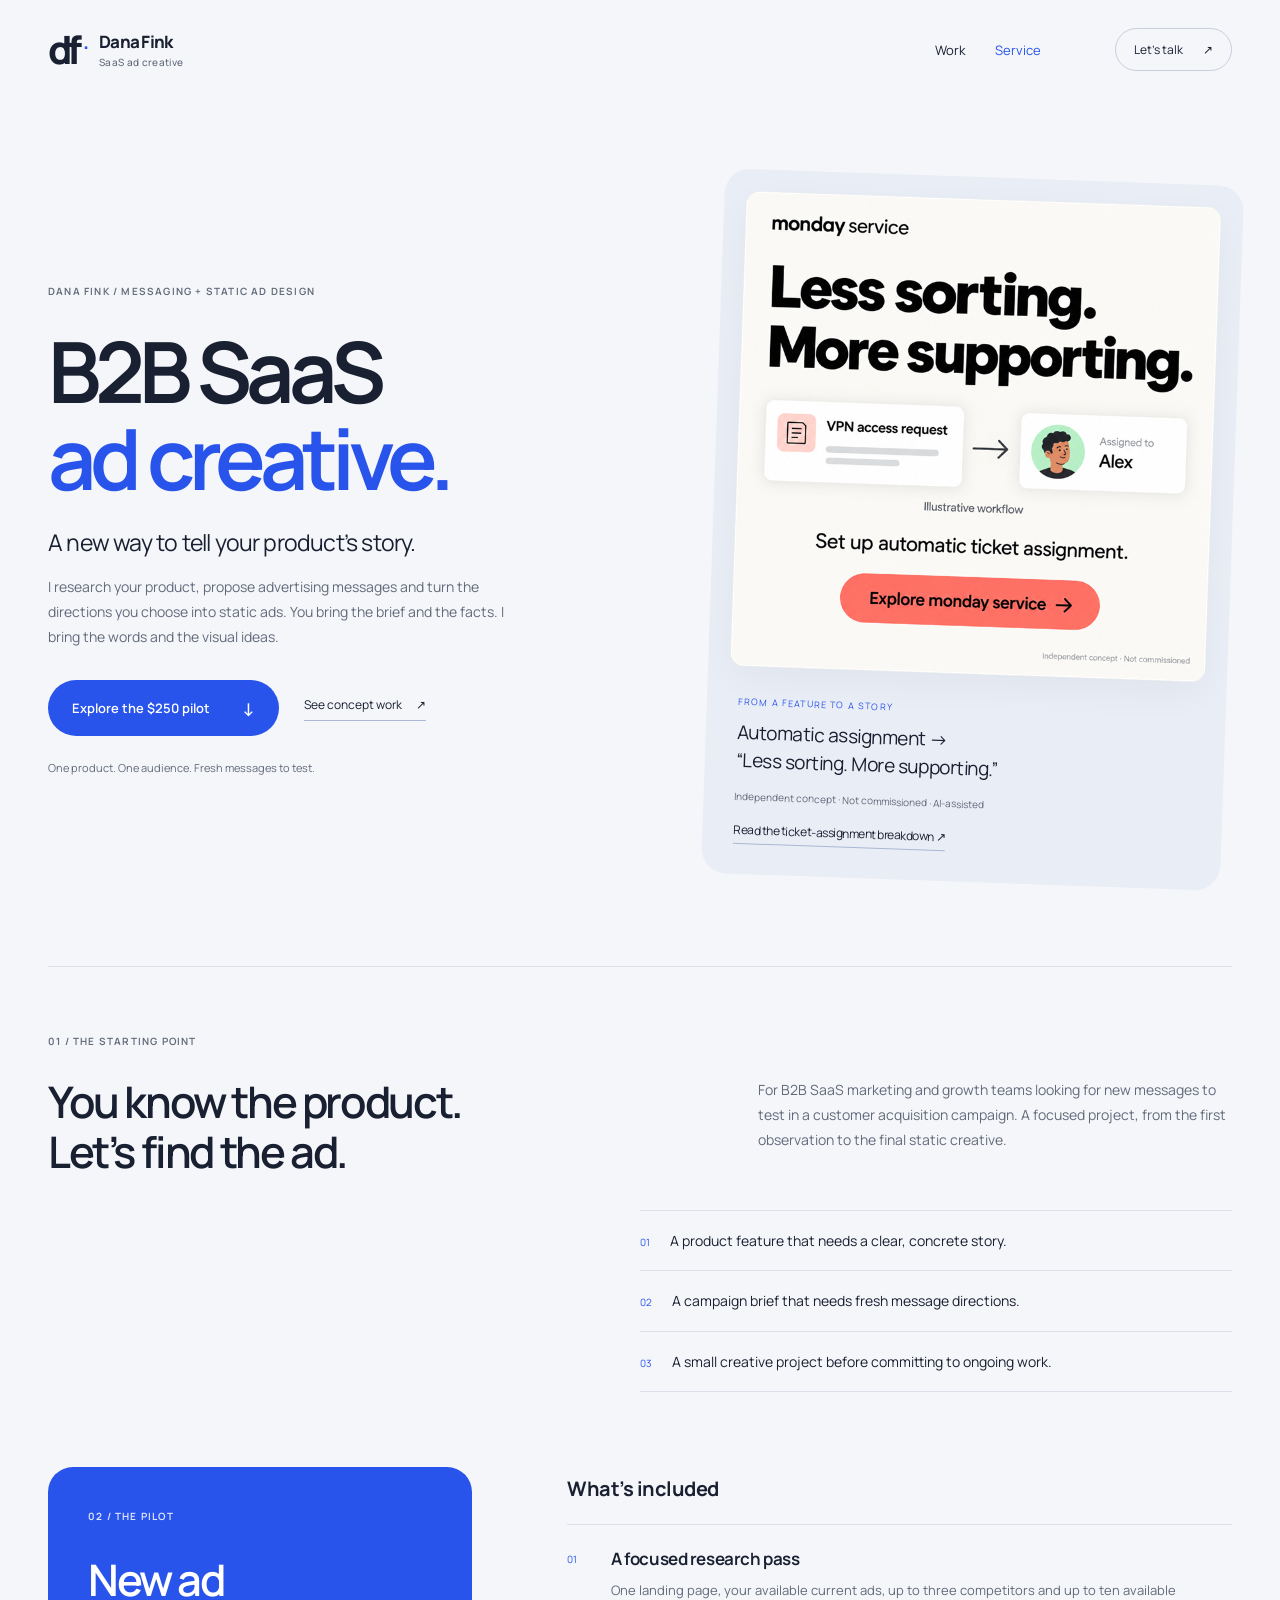
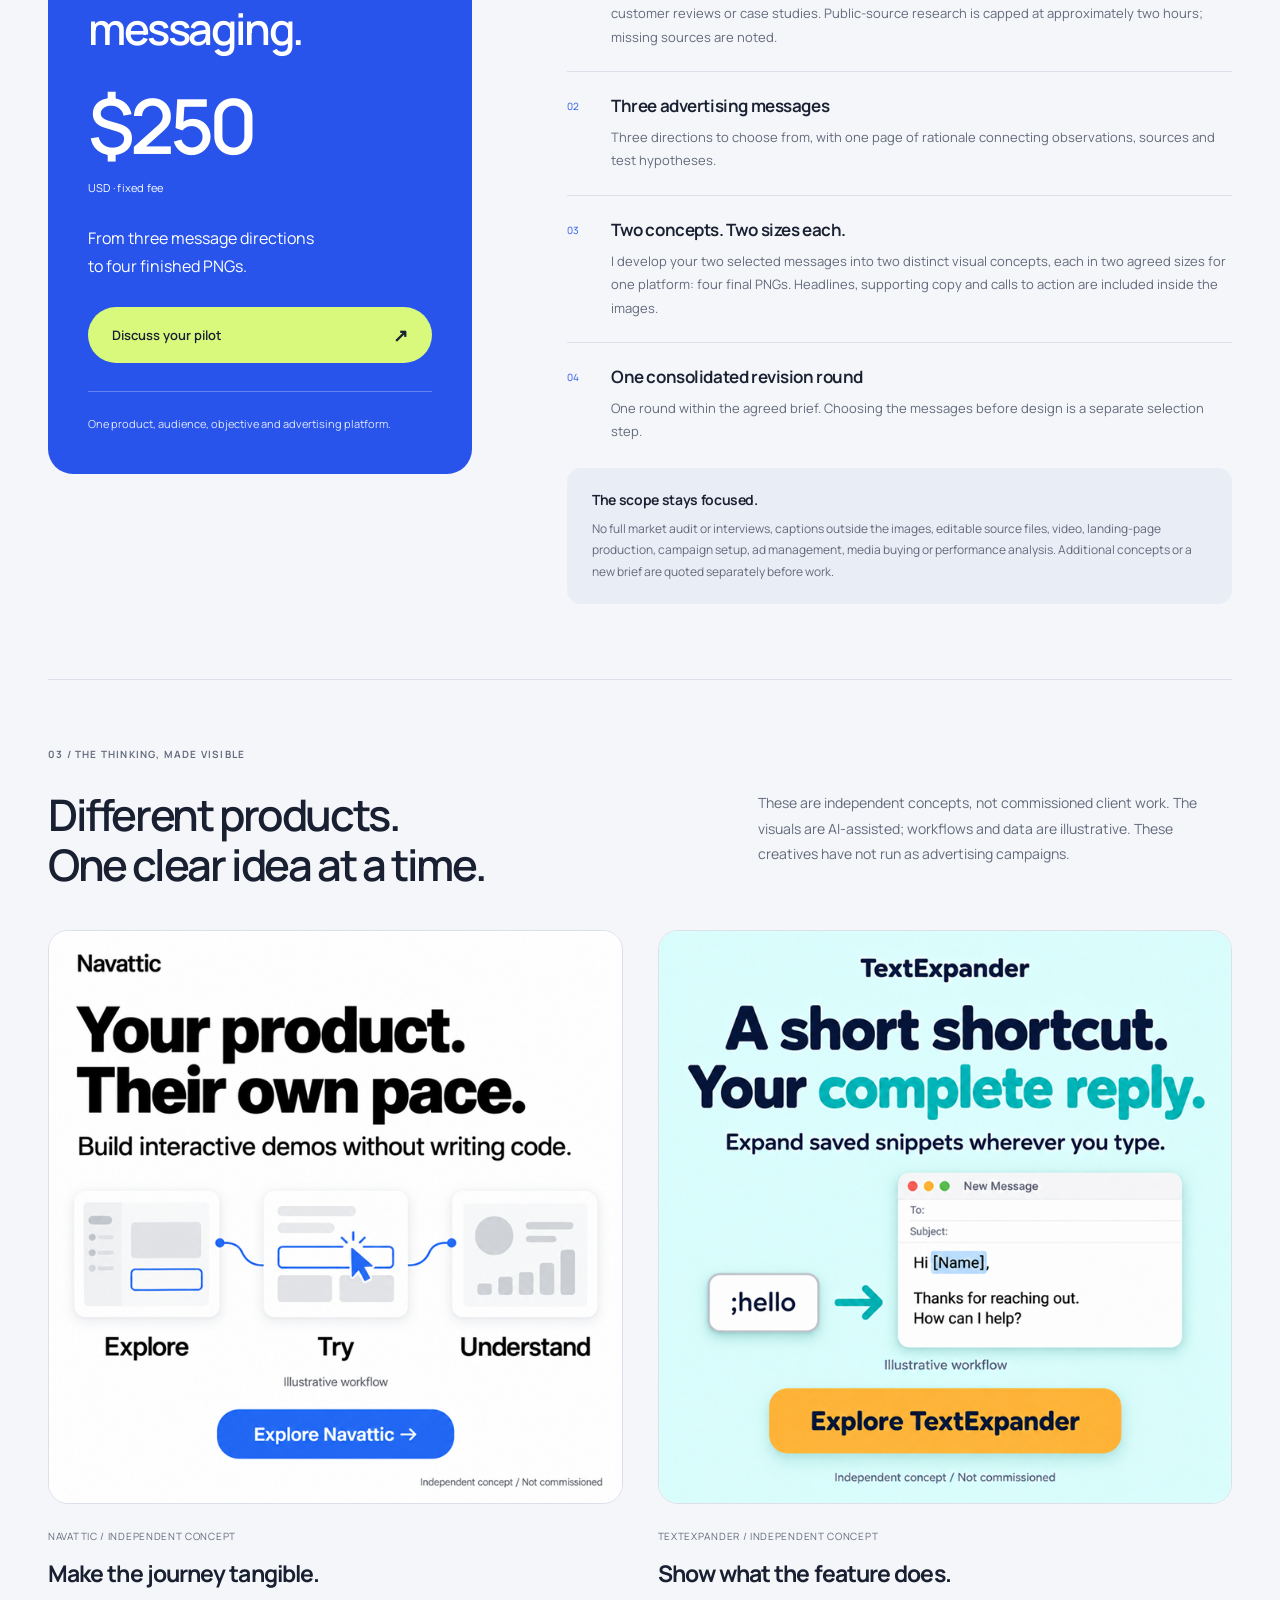
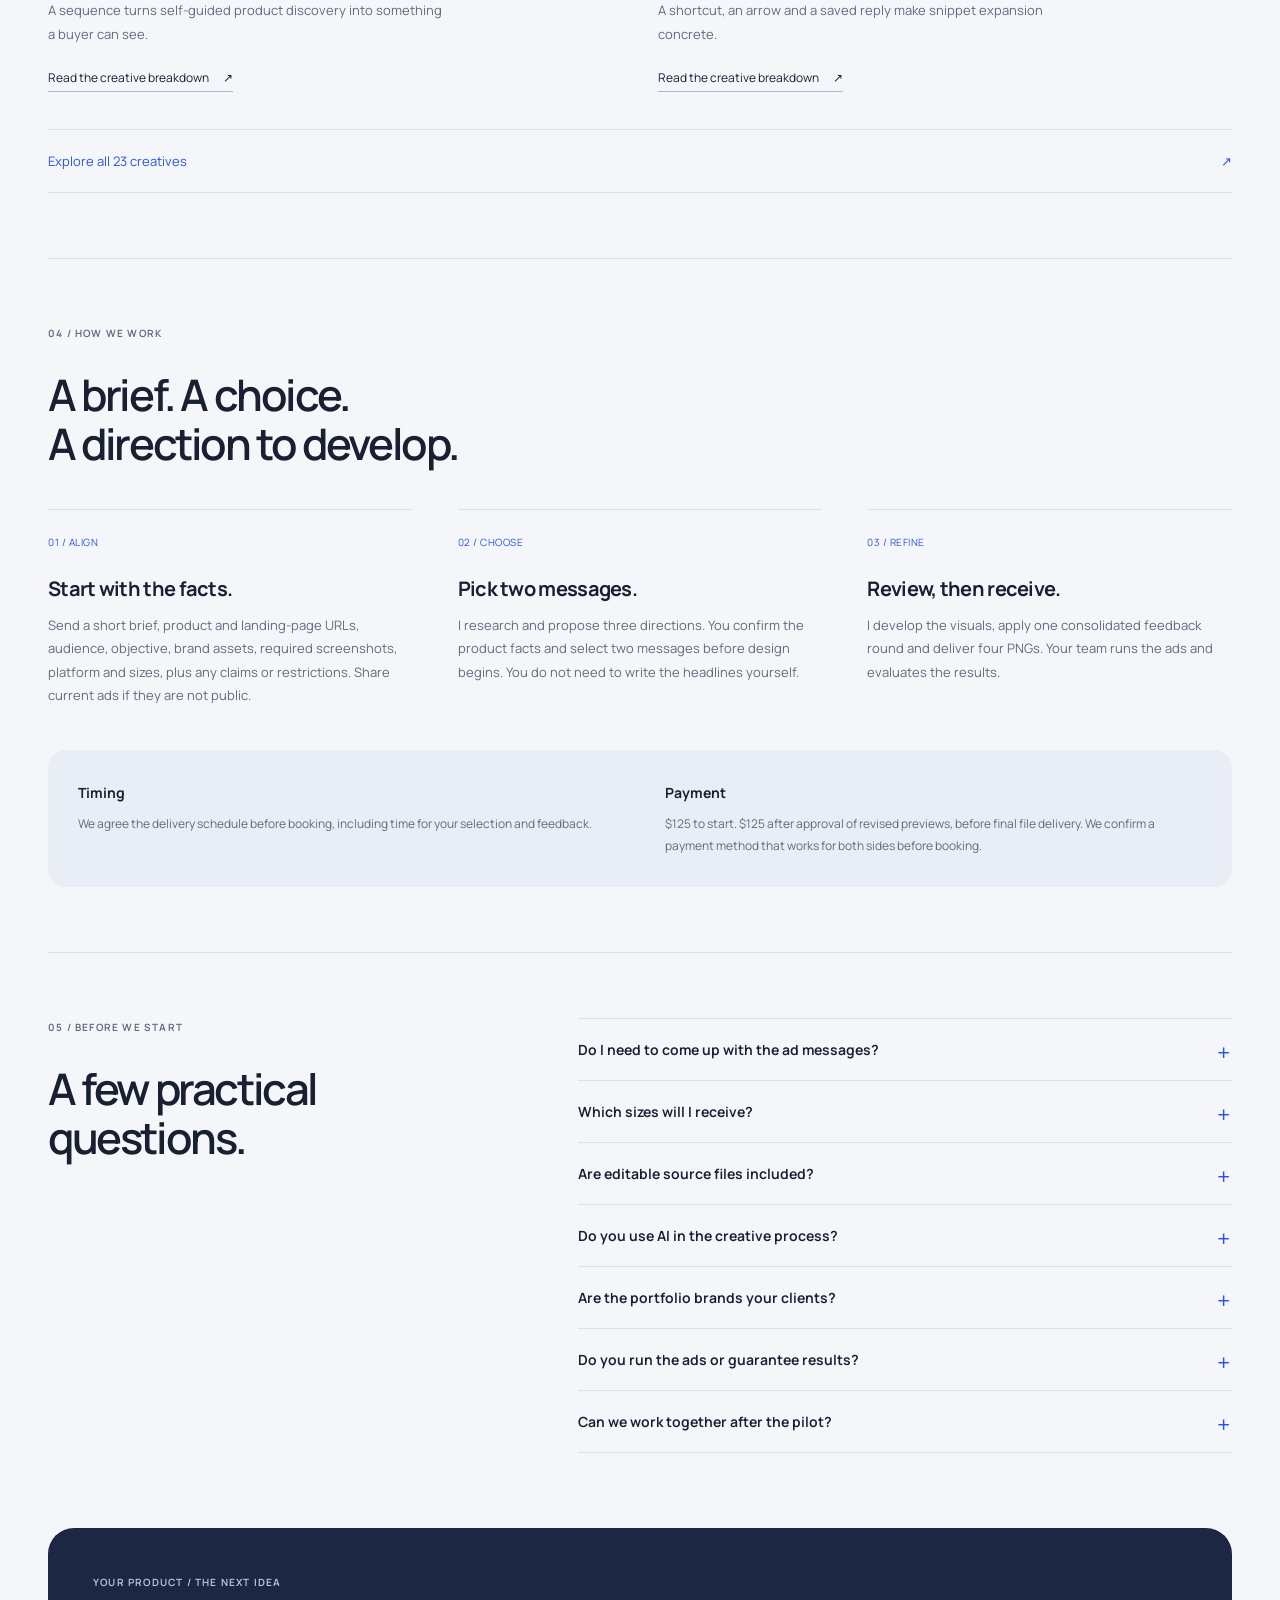
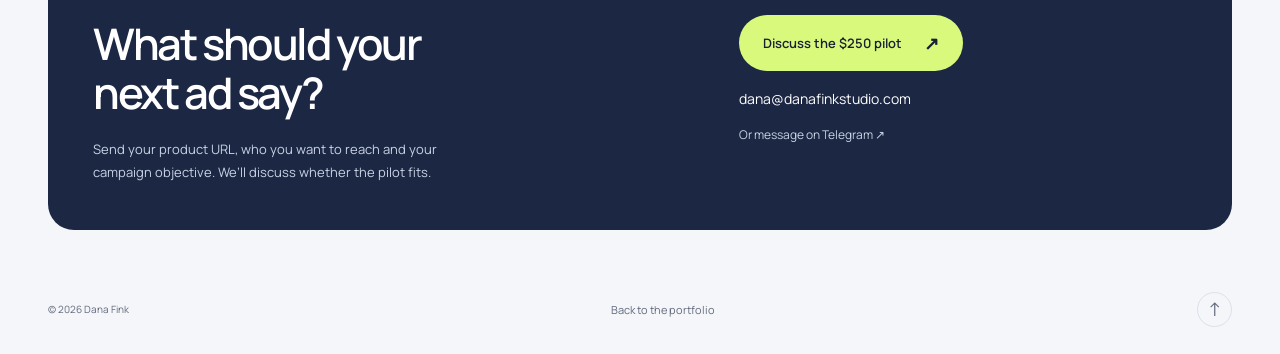
<file: saas-ad-creative/index.html>
<!doctype html>
<html lang="en">
<head>
  <meta charset="utf-8">
  <meta name="viewport" content="width=device-width,initial-scale=1">
  <meta name="theme-color" content="#f5f6fa">
  <title>B2B SaaS Ad Creative Design — $250 Pilot | Dana Fink</title>
  <meta name="description" content="Fresh messaging and static ad creative for B2B SaaS. A $250 pilot: three message directions, two selected concepts, four final PNGs and one revision round.">
  <link rel="canonical" href="https://danafinkstudio.com/saas-ad-creative/">
  <link rel="icon" href="../assets/favicon.svg" type="image/svg+xml">
  <link rel="preload" href="../assets/fonts/Manrope.ttf" as="font" type="font/ttf" crossorigin>
  <link rel="stylesheet" href="../style.css">
  <link rel="stylesheet" href="service.css">
</head>
<body class="service-page">
<a class="skip" href="#main">Skip to content</a>
<header class="header wrap">
  <a class="identity" href="../" aria-label="Dana Fink home"><span class="monogram" aria-hidden="true">df<span>.</span></span><span>Dana Fink<small>SaaS ad creative</small></span></a>
  <nav aria-label="Navigation"><a href="../#work">Work</a><a href="./" aria-current="page">Service</a></nav>
  <a href="#start" class="header-contact"><span>Let’s talk</span><span aria-hidden="true">↗</span></a>
</header>
<main id="main">
  <section class="service-hero wrap" aria-labelledby="service-title">
    <div class="service-hero-copy">
      <p class="eyebrow">DANA FINK / MESSAGING + STATIC AD DESIGN</p>
      <h1 id="service-title">B2B SaaS<br><span>ad creative.</span></h1>
      <p class="service-lead">A new way to tell your product’s story.</p>
      <p class="service-intro">I research your product, propose advertising messages and turn the directions you choose into static ads. You bring the brief and the facts. I bring the words and the visual ideas.</p>
      <div class="service-hero-actions"><a class="button" href="#pilot">Explore the $250 pilot <span aria-hidden="true">↓</span></a><a class="service-text-link" href="#examples">See concept work <span aria-hidden="true">↗</span></a></div>
      <p class="service-fine">One product. One audience. Fresh messages to test.</p>
    </div>
    <figure class="service-hero-art">
      <a href="../concepts/monday-service-ticket-assignment/" aria-label="Read the monday service ad concept breakdown"><img src="../assets/creatives/monday-service-light-v2-display-720.webp" width="720" height="720" alt="monday service independent ad concept: Less sorting. More supporting. An incoming ticket is assigned to a teammate."></a>
      <figcaption><span>FROM A FEATURE TO A STORY</span><p>Automatic assignment →<br>“Less sorting. More supporting.”</p><small>Independent concept · Not commissioned · AI-assisted</small><p><a class="service-text-link" href="../concepts/monday-service-ticket-assignment/">Read the ticket-assignment breakdown ↗</a></p></figcaption>
    </figure>
  </section>

  <section class="service-fit wrap" aria-labelledby="fit-title">
    <p class="eyebrow">01 / THE STARTING POINT</p>
    <div class="service-section-heading"><h2 id="fit-title">You know the product.<br>Let’s find the ad.</h2><p>For B2B SaaS marketing and growth teams looking for new messages to test in a customer acquisition campaign. A focused project, from the first observation to the final static creative.</p></div>
    <div class="service-fit-lines"><p><span>01</span> A product feature that needs a clear, concrete story.</p><p><span>02</span> A campaign brief that needs fresh message directions.</p><p><span>03</span> A small creative project before committing to ongoing work.</p></div>
  </section>

  <section class="service-pilot wrap" id="pilot" aria-labelledby="pilot-title">
    <div class="service-price-panel">
      <p class="eyebrow">02 / THE PILOT</p>
      <h2 id="pilot-title">New ad<br>messaging.</h2>
      <p class="service-price">$250<span>USD · fixed fee</span></p>
      <p class="service-price-intro">From three message directions to four finished PNGs.</p>
      <a class="button light" href="#start">Discuss your pilot <span aria-hidden="true">↗</span></a>
      <p class="service-price-note">One product, audience, objective and advertising platform.</p>
    </div>
    <div class="service-deliverables">
      <h3>What’s included</h3>
      <ol>
        <li><span class="service-list-number">01</span><div><h4>A focused research pass</h4><p>One landing page, your available current ads, up to three competitors and up to ten available customer reviews or case studies. Public-source research is capped at approximately two hours; missing sources are noted.</p></div></li>
        <li><span class="service-list-number">02</span><div><h4>Three advertising messages</h4><p>Three directions to choose from, with one page of rationale connecting observations, sources and test hypotheses.</p></div></li>
        <li><span class="service-list-number">03</span><div><h4>Two concepts. Two sizes each.</h4><p>I develop your two selected messages into two distinct visual concepts, each in two agreed sizes for one platform: four final PNGs. Headlines, supporting copy and calls to action are included inside the images.</p></div></li>
        <li><span class="service-list-number">04</span><div><h4>One consolidated revision round</h4><p>One round within the agreed brief. Choosing the messages before design is a separate selection step.</p></div></li>
      </ol>
      <div class="service-boundary"><h4>The scope stays focused.</h4><p>No full market audit or interviews, captions outside the images, editable source files, video, landing-page production, campaign setup, ad management, media buying or performance analysis. Additional concepts or a new brief are quoted separately before work.</p></div>
    </div>
  </section>

  <section class="service-examples wrap" id="examples" aria-labelledby="examples-title">
    <p class="eyebrow">03 / THE THINKING, MADE VISIBLE</p>
    <div class="service-section-heading"><h2 id="examples-title">Different products.<br>One clear idea at a time.</h2><p>These are independent concepts, not commissioned client work. The visuals are AI-assisted; workflows and data are illustrative. These creatives have not run as advertising campaigns.</p></div>
    <div class="service-example-grid">
      <article><a class="service-example-image" href="../concepts/navattic-interactive-demo/"><img src="../assets/creatives/navattic-display-720.webp" width="720" height="720" alt="Navattic independent ad concept showing a self-guided product journey: Explore, Try, Understand." loading="lazy"></a><p class="service-example-brand">NAVATTIC / INDEPENDENT CONCEPT</p><h3>Make the journey tangible.</h3><p>A sequence turns self-guided product discovery into something a buyer can see.</p><a class="service-text-link" href="../concepts/navattic-interactive-demo/">Read the creative breakdown <span aria-hidden="true">↗</span></a></article>
      <article><a class="service-example-image" href="../concepts/textexpander-saved-reply/"><img src="../assets/creatives/textexpander-display-720.webp" width="720" height="720" alt="TextExpander independent ad concept showing the shortcut ;hello expanding into a saved email reply." loading="lazy"></a><p class="service-example-brand">TEXTEXPANDER / INDEPENDENT CONCEPT</p><h3>Show what the feature does.</h3><p>A shortcut, an arrow and a saved reply make snippet expansion concrete.</p><a class="service-text-link" href="../concepts/textexpander-saved-reply/">Read the creative breakdown <span aria-hidden="true">↗</span></a></article>
    </div>
    <a class="service-all-work" href="../?lang=en#work">Explore all 23 creatives <span aria-hidden="true">↗</span></a>
  </section>

  <section class="service-process wrap" aria-labelledby="process-title">
    <p class="eyebrow">04 / HOW WE WORK</p>
    <h2 id="process-title">A brief. A choice.<br>A direction to develop.</h2>
    <ol class="service-process-grid">
      <li><span class="service-step">01 / ALIGN</span><h3>Start with the facts.</h3><p>Send a short brief, product and landing-page URLs, audience, objective, brand assets, required screenshots, platform and sizes, plus any claims or restrictions. Share current ads if they are not public.</p></li>
      <li><span class="service-step">02 / CHOOSE</span><h3>Pick two messages.</h3><p>I research and propose three directions. You confirm the product facts and select two messages before design begins. You do not need to write the headlines yourself.</p></li>
      <li><span class="service-step">03 / REFINE</span><h3>Review, then receive.</h3><p>I develop the visuals, apply one consolidated feedback round and deliver four PNGs. Your team runs the ads and evaluates the results.</p></li>
    </ol>
    <div class="service-booking"><p><strong>Timing</strong>We agree the delivery schedule before booking, including time for your selection and feedback.</p><p><strong>Payment</strong>$125 to start. $125 after approval of revised previews, before final file delivery. We confirm a payment method that works for both sides before booking.</p></div>
  </section>

  <section class="service-faq wrap" aria-labelledby="faq-title">
    <div><p class="eyebrow">05 / BEFORE WE START</p><h2 id="faq-title">A few practical<br>questions.</h2></div>
    <div class="service-faq-list">
      <details><summary>Do I need to come up with the ad messages?</summary><p>No. You provide the brief and confirm product facts. I propose three messages; you select two before I design the concepts.</p></details>
      <details><summary>Which sizes will I receive?</summary><p>Two agreed sizes for each of the two selected concepts, for one advertising platform. We confirm the dimensions in the brief. The final delivery is four PNGs.</p></details>
      <details><summary>Are editable source files included?</summary><p>No. This pilot is a PNG-only delivery. If your workflow requires editable files, discuss that requirement before booking rather than assuming they are included.</p></details>
      <details><summary>Do you use AI in the creative process?</summary><p>Yes. The creative production is AI-assisted. Product facts and claims must be confirmed by you before they are used in the final creative.</p></details>
      <details><summary>Are the portfolio brands your clients?</summary><p>No. The work shown here is independent concept work, not commissioned by the brands. The monday service samples are not affiliated with monday.com. There are no campaign performance results for these concepts.</p></details>
      <details><summary>Do you run the ads or guarantee results?</summary><p>No. I provide creative materials for testing. Campaign setup, media buying, ad management and performance analysis are outside the pilot. Clicks, leads, sales and other campaign results are not guaranteed.</p></details>
      <details><summary>Can we work together after the pilot?</summary><p>If the collaboration is a good fit, we can agree a separate fixed monthly package for fresh messages and static creative. Its price, volume and turnaround are not included in this pilot.</p></details>
    </div>
  </section>

  <section class="service-start wrap" id="start" aria-labelledby="start-title"><div class="service-start-inner">
    <div><p class="eyebrow">YOUR PRODUCT / THE NEXT IDEA</p><h2 id="start-title">What should your<br>next ad say?</h2><p>Send your product URL, who you want to reach and your campaign objective. We’ll discuss whether the pilot fits.</p></div>
    <div class="service-start-actions"><a class="button light" href="mailto:dana@danafinkstudio.com?subject=B2B%20SaaS%20ad%20creative%20pilot">Discuss the $250 pilot <span aria-hidden="true">↗</span></a><a class="service-contact-email" href="mailto:dana@danafinkstudio.com">dana@danafinkstudio.com</a><a class="service-contact-telegram" href="https://t.me/dankosheart" target="_blank" rel="noopener noreferrer">Or message on Telegram <span aria-hidden="true">↗</span></a></div>
  </div></section>
</main>
<footer class="wrap"><span>© 2026 Dana Fink</span><a class="service-footer-link" href="../?lang=en#work">Back to the portfolio</a><a href="#" aria-label="Back to top">↑</a></footer>
</body>
</html>
</file>
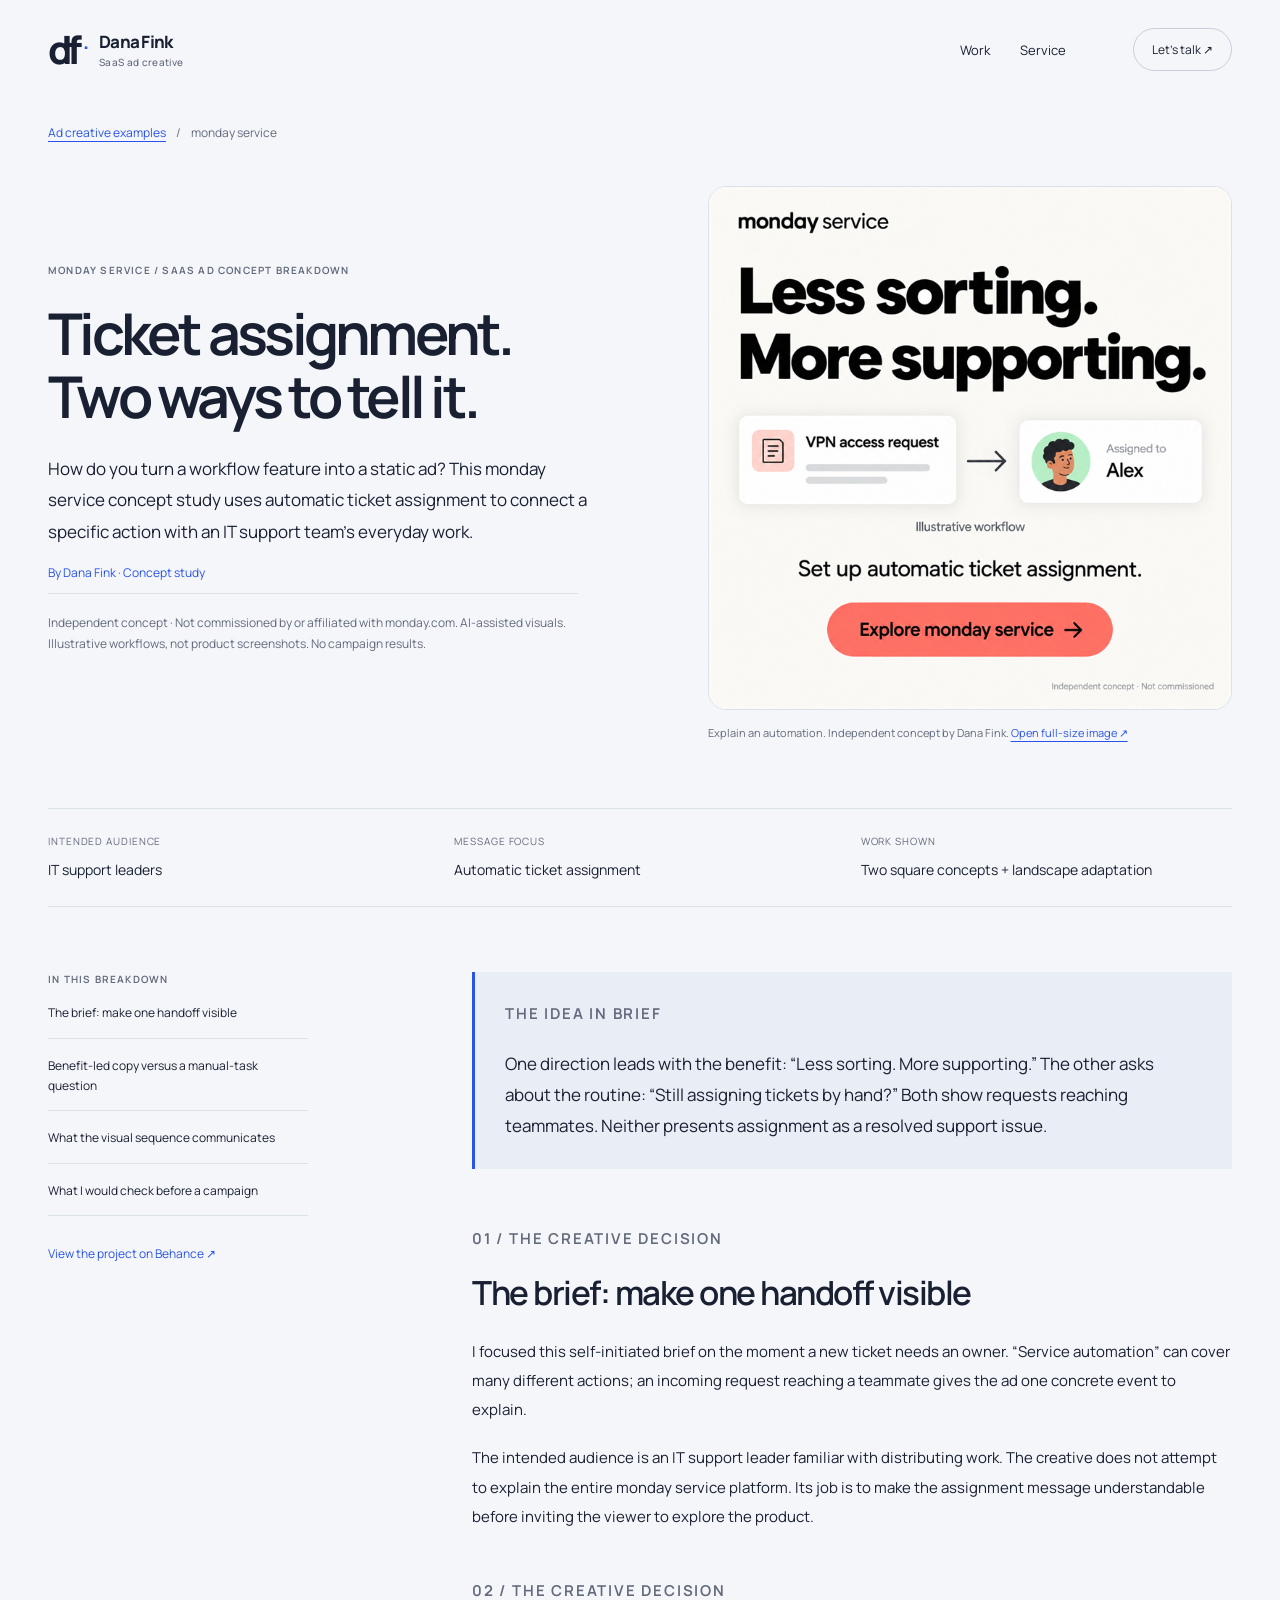
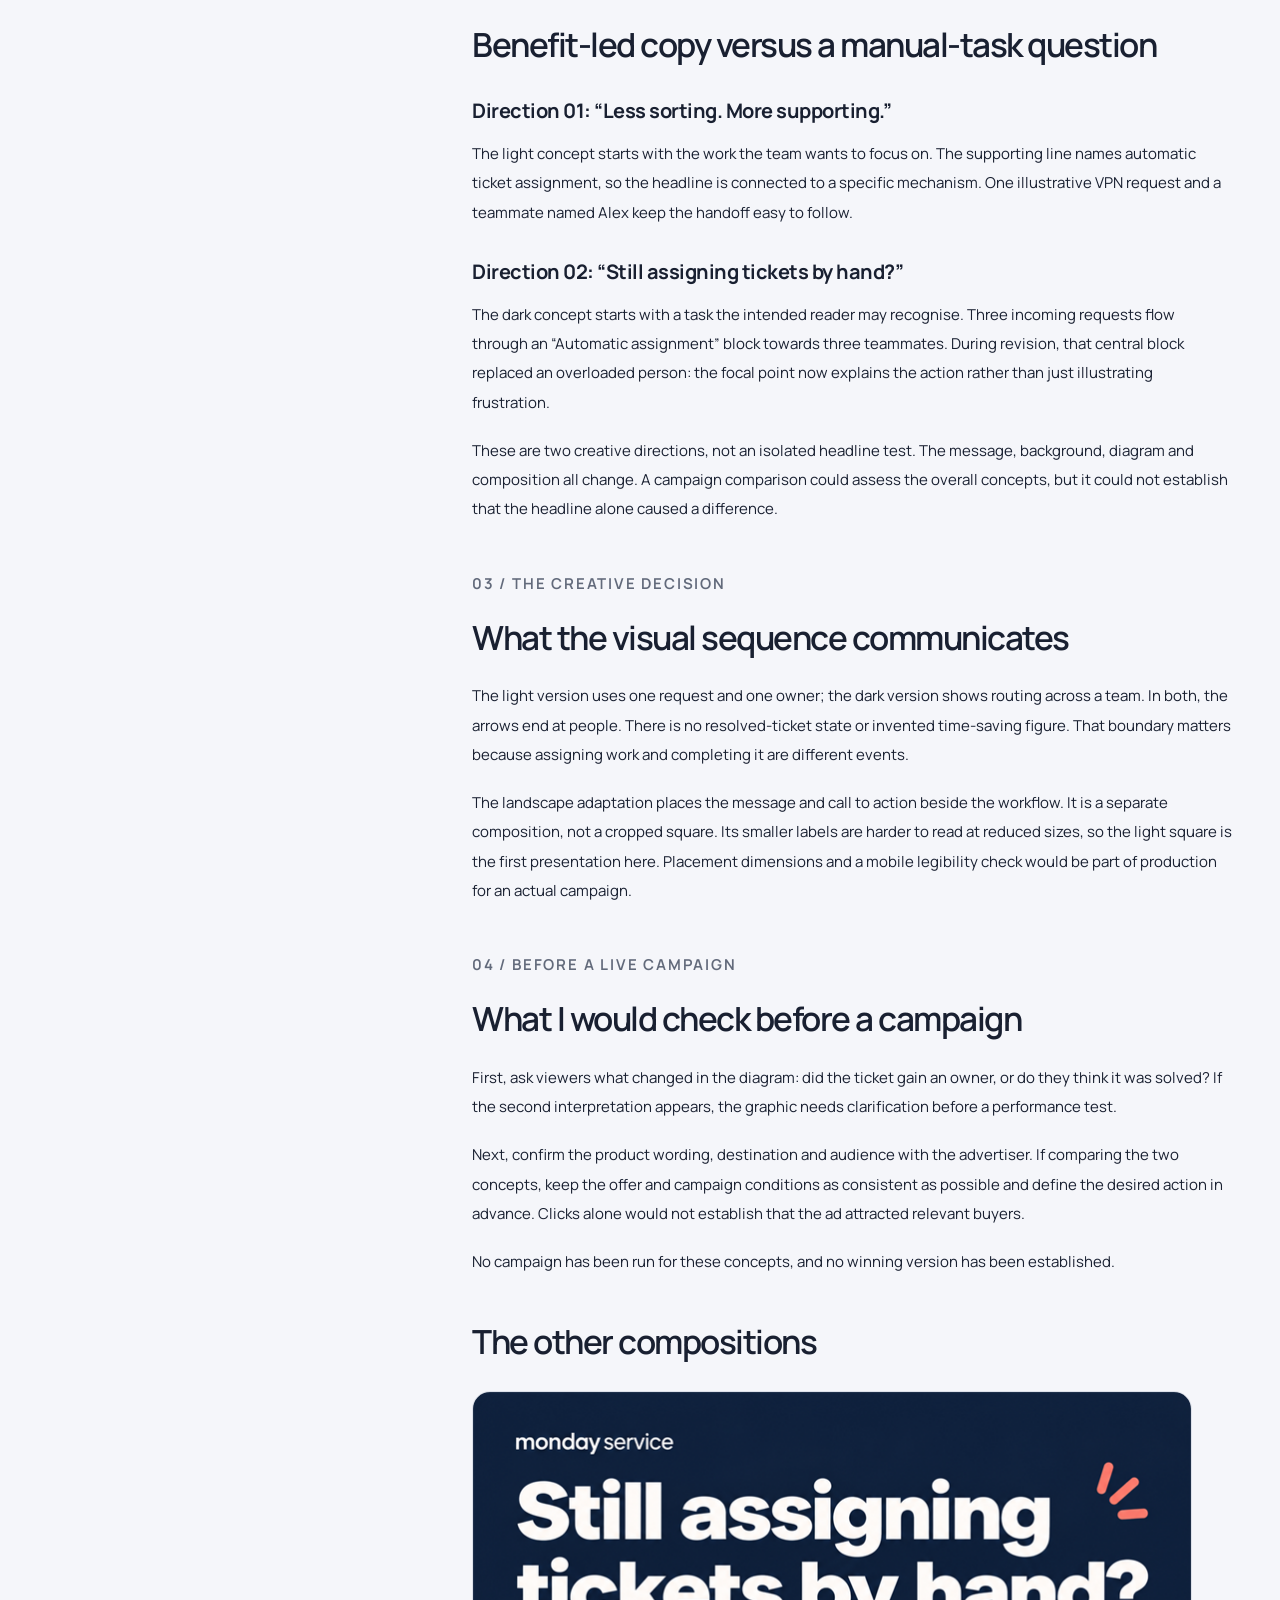
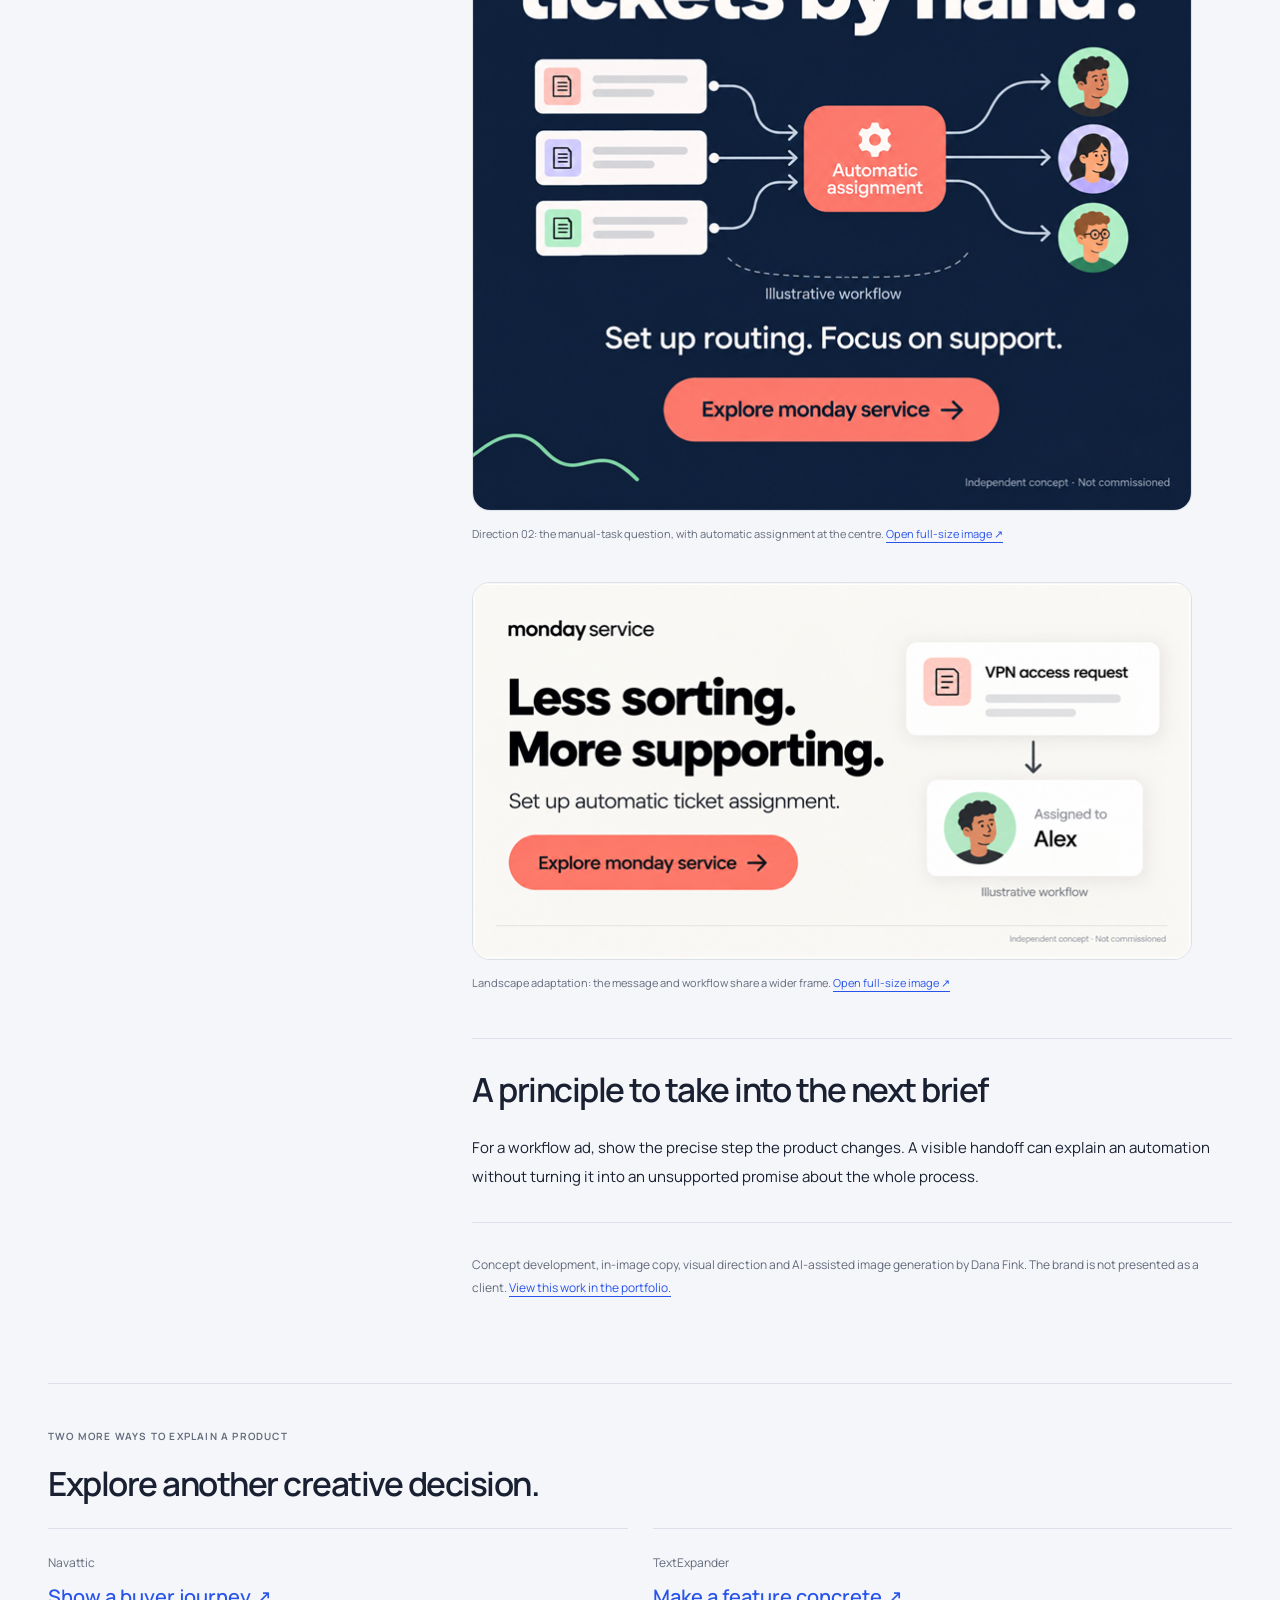
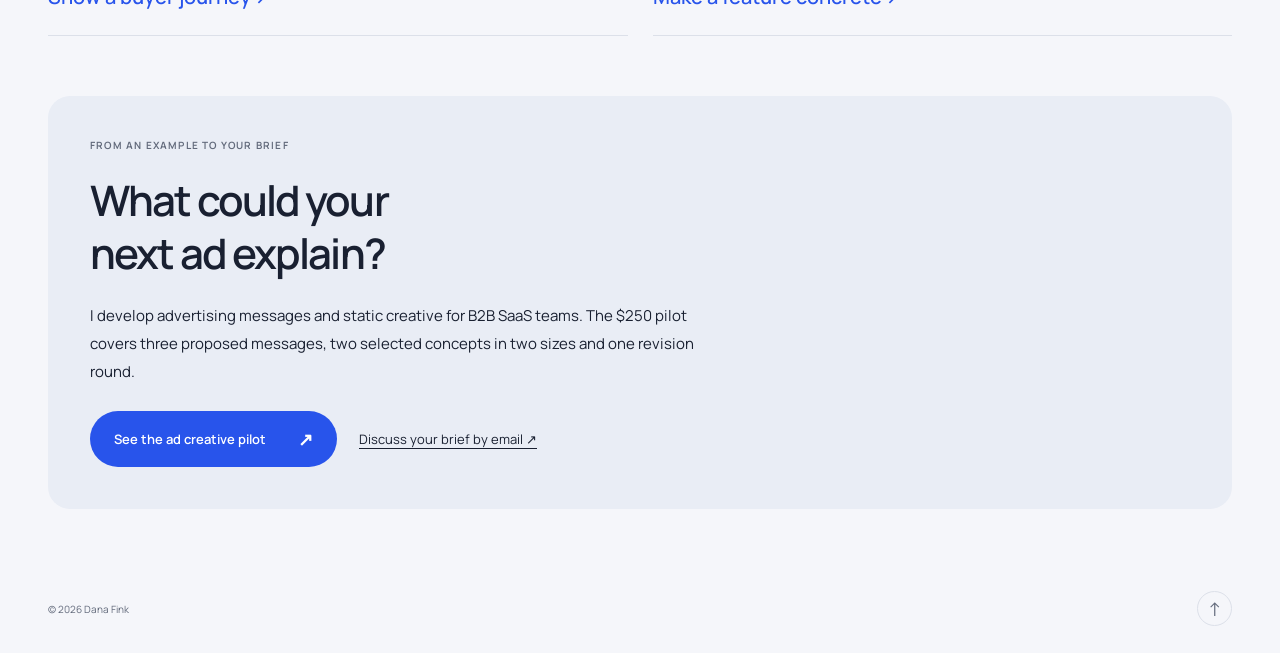
<file: concepts/monday-service-ticket-assignment/index.html>
<!doctype html>
<html lang="en"><head>
<meta charset="utf-8"><meta name="viewport" content="width=device-width,initial-scale=1"><meta name="theme-color" content="#f5f6fa">
<title>monday service Ad Concepts: Ticket Assignment | Dana Fink</title><meta name="description" content="Two independent monday service ad concepts: benefit-led copy versus a manual-task question, ticket-routing visuals and a landscape adaptation. By Dana Fink."><link rel="canonical" href="https://danafinkstudio.com/concepts/monday-service-ticket-assignment/">
<link rel="icon" href="../../assets/favicon.svg" type="image/svg+xml"><link rel="preload" href="../../assets/fonts/Manrope.ttf" as="font" type="font/ttf" crossorigin><link rel="stylesheet" href="../../style.css"><link rel="stylesheet" href="../concept.css">
</head><body class="concept-page">
<a class="skip" href="#main">Skip to content</a>
<header class="header wrap"><a class="identity" href="../../" aria-label="Dana Fink home"><span class="monogram" aria-hidden="true">df<span>.</span></span><span>Dana Fink<small>SaaS ad creative</small></span></a><nav aria-label="Navigation"><a href="../../?lang=en#work">Work</a><a href="../../saas-ad-creative/">Service</a></nav><a href="#start" class="header-contact">Let’s talk ↗</a></header>
<main id="main"><article>
<div class="wrap concept-breadcrumb"><a href="../../saas-ad-creative/#examples">Ad creative examples</a><span aria-hidden="true"> / </span><span>monday service</span></div>
<header class="wrap concept-hero"><div><p class="eyebrow">monday service / SaaS ad concept breakdown</p><h1>Ticket assignment.<br>Two ways to tell it.</h1><p class="concept-lead">How do you turn a workflow feature into a static ad? This monday service concept study uses automatic ticket assignment to connect a specific action with an IT support team’s everyday work.</p><p class="concept-author">By Dana Fink · Concept study</p><p class="concept-disclosure">Independent concept · Not commissioned by or affiliated with monday.com. AI-assisted visuals. Illustrative workflows, not product screenshots. No campaign results.</p></div><figure class="concept-art"><a href="../../assets/creatives/monday-service-light-v2-display-720.webp" aria-label="Open monday service concept image at full size"><img src="../../assets/creatives/monday-service-light-v2-display-720.webp" width="720" height="720" alt="Automatic ticket assignment, from incoming request to assigned teammate." fetchpriority="high"></a><figcaption>Explain an automation. Independent concept by Dana Fink. <a href="../../assets/creatives/monday-service-light-v2-display-720.webp">Open full-size image ↗</a></figcaption></figure></header>
<div class="wrap concept-facts"><dl><div><dt>Intended audience</dt><dd>IT support leaders</dd></div><div><dt>Message focus</dt><dd>Automatic ticket assignment</dd></div><div><dt>Work shown</dt><dd>Two square concepts + landscape adaptation</dd></div></dl></div>
<div class="wrap concept-body"><aside><nav aria-label="On this page"><p class="eyebrow">IN THIS BREAKDOWN</p><a href="#brief">The brief: make one handoff visible</a><a href="#messages">Benefit-led copy versus a manual-task question</a><a href="#layout">What the visual sequence communicates</a><a href="#review">What I would check before a campaign</a></nav><a class="concept-behance" href="https://www.behance.net/gallery/255781663/SaaS-Ad-Concepts-monday-service" target="_blank" rel="noopener noreferrer">View the project on Behance ↗</a></aside><div class="concept-prose"><div class="concept-summary"><p class="eyebrow">THE IDEA IN BRIEF</p><p>One direction leads with the benefit: “Less sorting. More supporting.” The other asks about the routine: “Still assigning tickets by hand?” Both show requests reaching teammates. Neither presents assignment as a resolved support issue.</p></div><section id="brief"><p class="eyebrow">01 / THE CREATIVE DECISION</p><h2>The brief: make one handoff visible</h2><p>I focused this self-initiated brief on the moment a new ticket needs an owner. “Service automation” can cover many different actions; an incoming request reaching a teammate gives the ad one concrete event to explain.</p><p>The intended audience is an IT support leader familiar with distributing work. The creative does not attempt to explain the entire monday service platform. Its job is to make the assignment message understandable before inviting the viewer to explore the product.</p></section>
<section id="messages"><p class="eyebrow">02 / THE CREATIVE DECISION</p><h2>Benefit-led copy versus a manual-task question</h2><h3>Direction 01: “Less sorting. More supporting.”</h3><p>The light concept starts with the work the team wants to focus on. The supporting line names automatic ticket assignment, so the headline is connected to a specific mechanism. One illustrative VPN request and a teammate named Alex keep the handoff easy to follow.</p><h3>Direction 02: “Still assigning tickets by hand?”</h3><p>The dark concept starts with a task the intended reader may recognise. Three incoming requests flow through an “Automatic assignment” block towards three teammates. During revision, that central block replaced an overloaded person: the focal point now explains the action rather than just illustrating frustration.</p><p>These are two creative directions, not an isolated headline test. The message, background, diagram and composition all change. A campaign comparison could assess the overall concepts, but it could not establish that the headline alone caused a difference.</p></section>
<section id="layout"><p class="eyebrow">03 / THE CREATIVE DECISION</p><h2>What the visual sequence communicates</h2><p>The light version uses one request and one owner; the dark version shows routing across a team. In both, the arrows end at people. There is no resolved-ticket state or invented time-saving figure. That boundary matters because assigning work and completing it are different events.</p><p>The landscape adaptation places the message and call to action beside the workflow. It is a separate composition, not a cropped square. Its smaller labels are harder to read at reduced sizes, so the light square is the first presentation here. Placement dimensions and a mobile legibility check would be part of production for an actual campaign.</p></section>
<section id="review"><p class="eyebrow">04 / BEFORE A LIVE CAMPAIGN</p><h2>What I would check before a campaign</h2><p>First, ask viewers what changed in the diagram: did the ticket gain an owner, or do they think it was solved? If the second interpretation appears, the graphic needs clarification before a performance test.</p><p>Next, confirm the product wording, destination and audience with the advertiser. If comparing the two concepts, keep the offer and campaign conditions as consistent as possible and define the desired action in advance. Clicks alone would not establish that the ad attracted relevant buyers.</p><p>No campaign has been run for these concepts, and no winning version has been established.</p></section><section class="concept-variants" aria-labelledby="variants-title"><h2 id="variants-title">The other compositions</h2><figure class="concept-art"><a href="../../assets/creatives/monday-service-routing-v2-display-720.webp" aria-label="Open monday service concept image at full size"><img src="../../assets/creatives/monday-service-routing-v2-display-720.webp" width="720" height="720" alt="A second message for the same IT support workflow." loading="lazy"></a><figcaption>Direction 02: the manual-task question, with automatic assignment at the centre. <a href="../../assets/creatives/monday-service-routing-v2-display-720.webp">Open full-size image ↗</a></figcaption></figure><figure class="concept-art"><a href="../../assets/creatives/monday-service-wide-v2-display-720.webp" aria-label="Open monday service concept image at full size"><img src="../../assets/creatives/monday-service-wide-v2-display-720.webp" width="720" height="377" alt="A landscape adaptation of the ticket assignment concept." loading="lazy"></a><figcaption>Landscape adaptation: the message and workflow share a wider frame. <a href="../../assets/creatives/monday-service-wide-v2-display-720.webp">Open full-size image ↗</a></figcaption></figure></section><section class="concept-takeaway"><h2>A principle to take into the next brief</h2><p>For a workflow ad, show the precise step the product changes. A visible handoff can explain an automation without turning it into an unsupported promise about the whole process.</p></section><p class="concept-credit">Concept development, in-image copy, visual direction and AI-assisted image generation by Dana Fink. The brand is not presented as a client. <a href="../../?lang=en#project-1">View this work in the portfolio.</a></p></div></div>
</article><section class="wrap concept-related" aria-labelledby="related-title"><p class="eyebrow">TWO MORE WAYS TO EXPLAIN A PRODUCT</p><h2 id="related-title">Explore another creative decision.</h2><div><a href="../navattic-interactive-demo/"><span>Navattic</span><strong>Show a buyer journey ↗</strong></a><a href="../textexpander-saved-reply/"><span>TextExpander</span><strong>Make a feature concrete ↗</strong></a></div></section>
<section class="wrap concept-start" id="start"><div><p class="eyebrow">FROM AN EXAMPLE TO YOUR BRIEF</p><h2>What could your<br>next ad explain?</h2><p>I develop advertising messages and static creative for B2B SaaS teams. The $250 pilot covers three proposed messages, two selected concepts in two sizes and one revision round.</p><a class="button" href="../../saas-ad-creative/#pilot">See the ad creative pilot <span aria-hidden="true">↗</span></a><a class="concept-email" href="mailto:dana@danafinkstudio.com?subject=B2B%20SaaS%20ad%20creative%20pilot">Discuss your brief by email ↗</a></div></section>
</main><footer class="wrap"><span>© 2026 Dana Fink</span><a href="#" aria-label="Back to top">↑</a></footer></body></html>
</file>
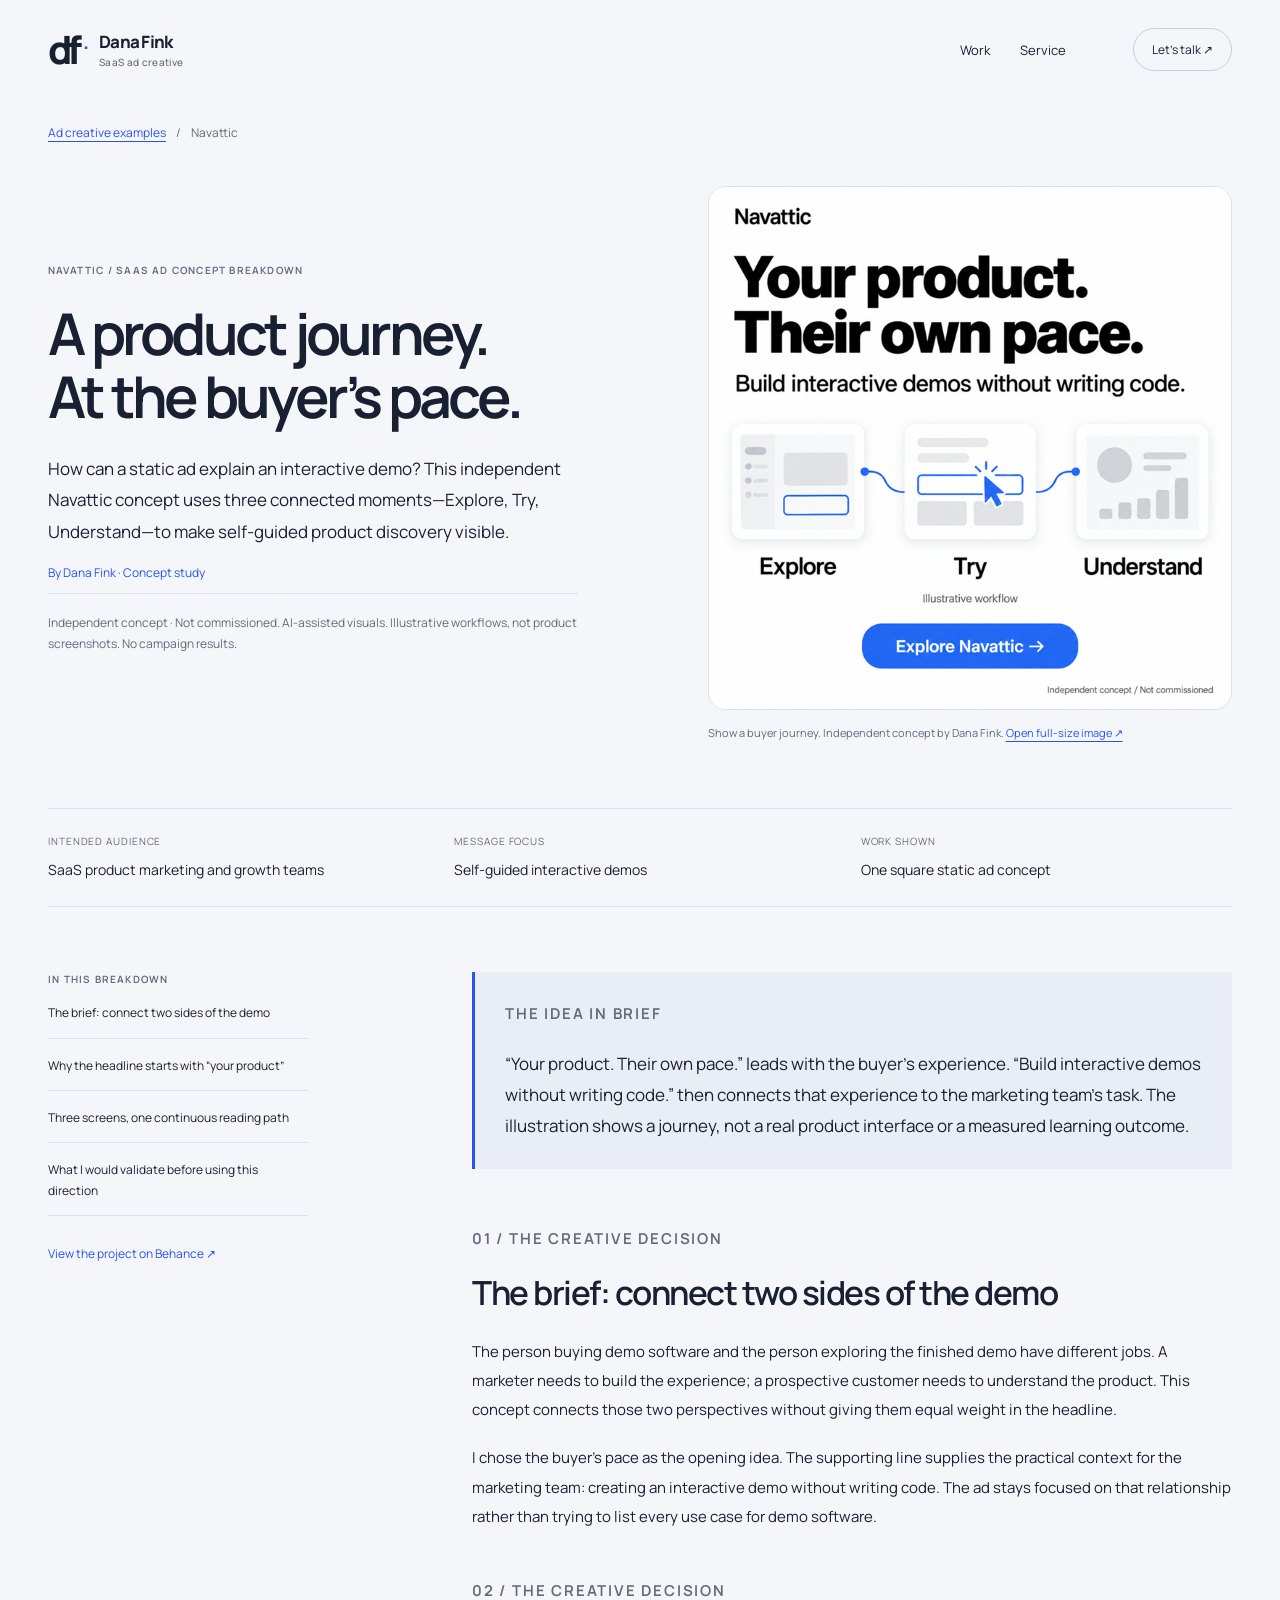
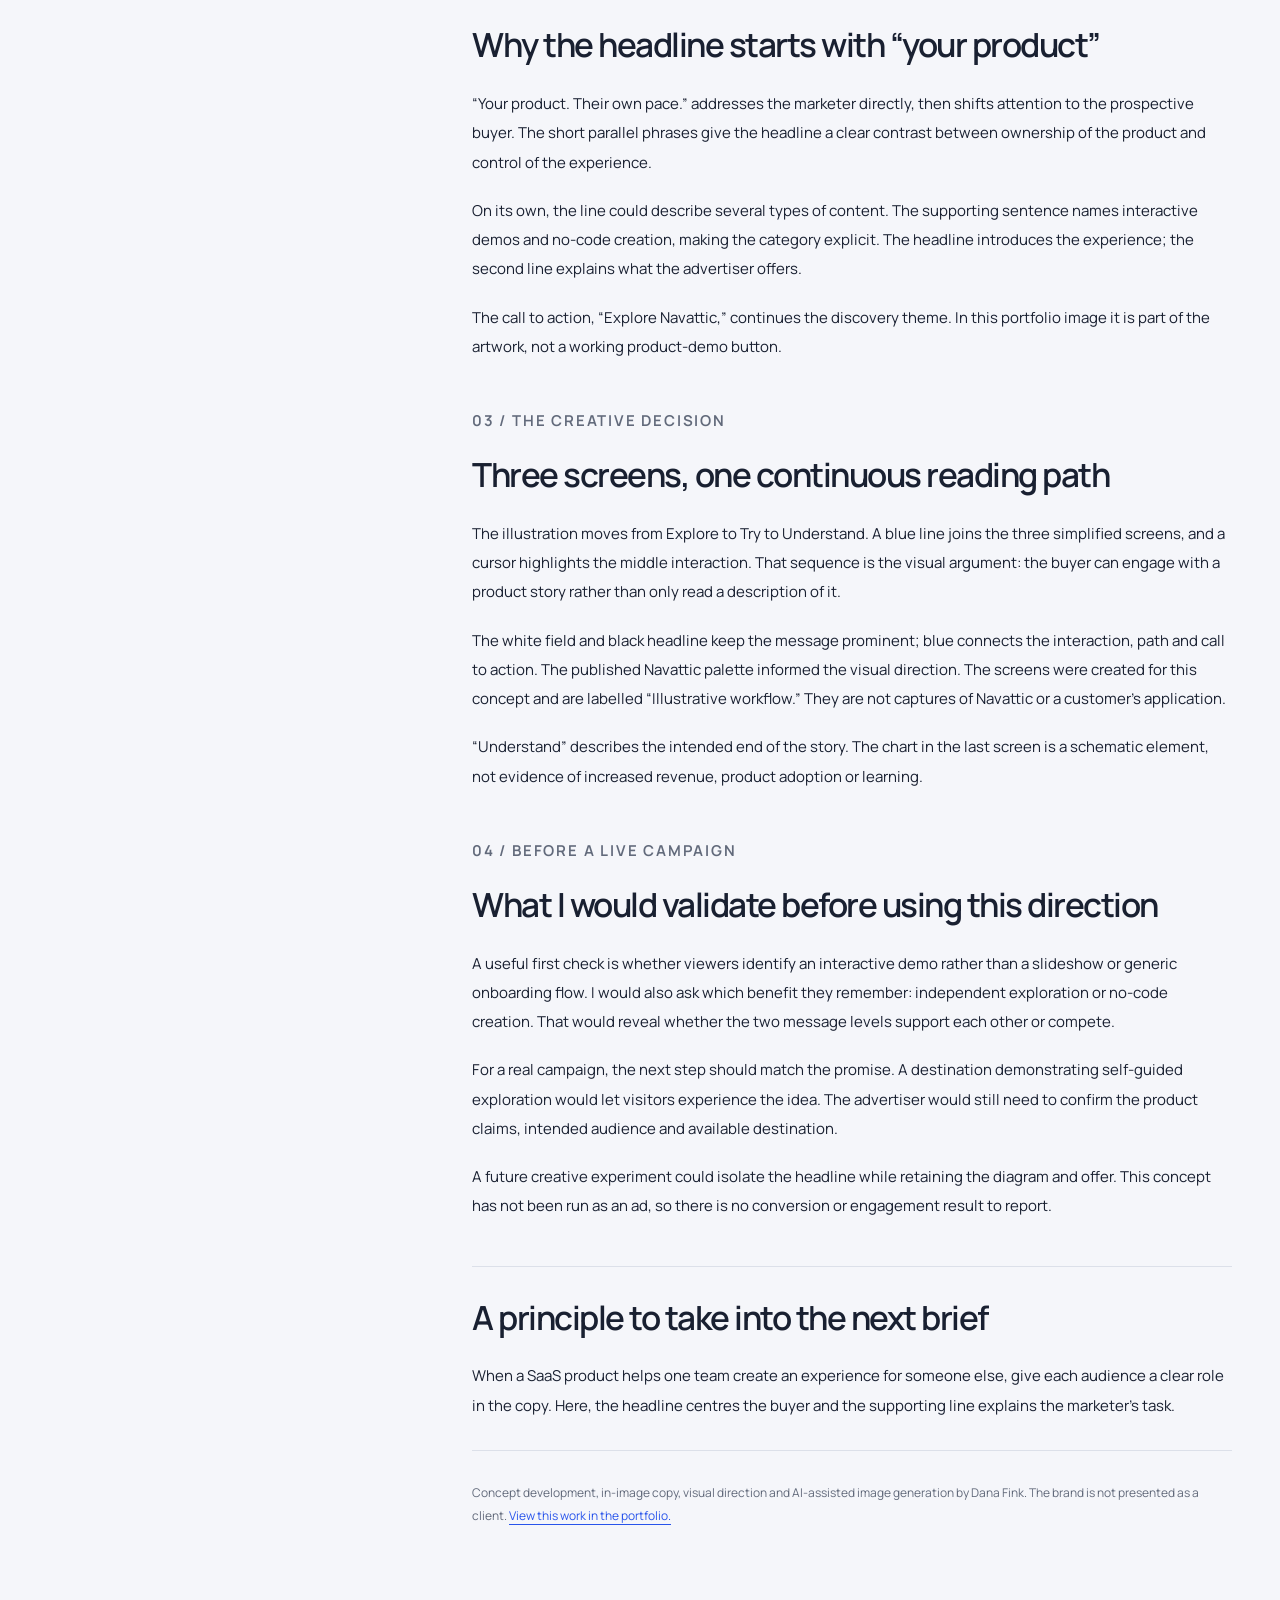
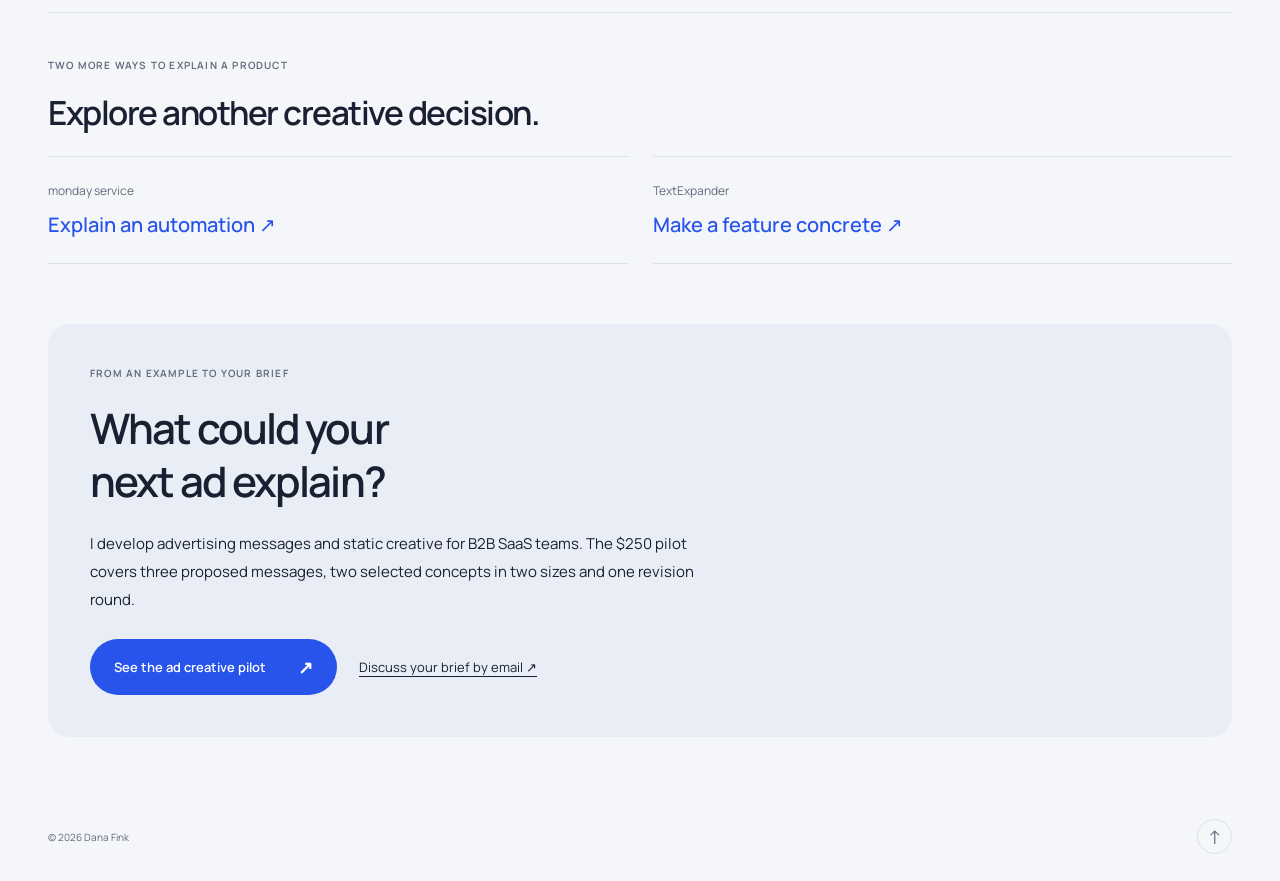
<file: concepts/navattic-interactive-demo/index.html>
<!doctype html>
<html lang="en"><head>
<meta charset="utf-8"><meta name="viewport" content="width=device-width,initial-scale=1"><meta name="theme-color" content="#f5f6fa">
<title>Navattic Ad Concept: Interactive Demo Messaging | Dana Fink</title><meta name="description" content="An independent Navattic static ad concept explained: buyer-paced messaging, a three-step product journey and the role of no-code supporting copy. By Dana Fink."><link rel="canonical" href="https://danafinkstudio.com/concepts/navattic-interactive-demo/">
<link rel="icon" href="../../assets/favicon.svg" type="image/svg+xml"><link rel="preload" href="../../assets/fonts/Manrope.ttf" as="font" type="font/ttf" crossorigin><link rel="stylesheet" href="../../style.css"><link rel="stylesheet" href="../concept.css">
</head><body class="concept-page">
<a class="skip" href="#main">Skip to content</a>
<header class="header wrap"><a class="identity" href="../../" aria-label="Dana Fink home"><span class="monogram" aria-hidden="true">df<span>.</span></span><span>Dana Fink<small>SaaS ad creative</small></span></a><nav aria-label="Navigation"><a href="../../?lang=en#work">Work</a><a href="../../saas-ad-creative/">Service</a></nav><a href="#start" class="header-contact">Let’s talk ↗</a></header>
<main id="main"><article>
<div class="wrap concept-breadcrumb"><a href="../../saas-ad-creative/#examples">Ad creative examples</a><span aria-hidden="true"> / </span><span>Navattic</span></div>
<header class="wrap concept-hero"><div><p class="eyebrow">Navattic / SaaS ad concept breakdown</p><h1>A product journey.<br>At the buyer’s pace.</h1><p class="concept-lead">How can a static ad explain an interactive demo? This independent Navattic concept uses three connected moments—Explore, Try, Understand—to make self-guided product discovery visible.</p><p class="concept-author">By Dana Fink · Concept study</p><p class="concept-disclosure">Independent concept · Not commissioned. AI-assisted visuals. Illustrative workflows, not product screenshots. No campaign results.</p></div><figure class="concept-art"><a href="../../assets/creatives/navattic-display-720.webp" aria-label="Open Navattic concept image at full size"><img src="../../assets/creatives/navattic-display-720.webp" width="720" height="720" alt="Three connected moments of self-guided product discovery." fetchpriority="high"></a><figcaption>Show a buyer journey. Independent concept by Dana Fink. <a href="../../assets/creatives/navattic-display-720.webp">Open full-size image ↗</a></figcaption></figure></header>
<div class="wrap concept-facts"><dl><div><dt>Intended audience</dt><dd>SaaS product marketing and growth teams</dd></div><div><dt>Message focus</dt><dd>Self-guided interactive demos</dd></div><div><dt>Work shown</dt><dd>One square static ad concept</dd></div></dl></div>
<div class="wrap concept-body"><aside><nav aria-label="On this page"><p class="eyebrow">IN THIS BREAKDOWN</p><a href="#brief">The brief: connect two sides of the demo</a><a href="#messages">Why the headline starts with “your product”</a><a href="#layout">Three screens, one continuous reading path</a><a href="#review">What I would validate before using this direction</a></nav><a class="concept-behance" href="https://www.behance.net/gallery/255787111/Navattic-Independent-SaaS-Ad-Concept" target="_blank" rel="noopener noreferrer">View the project on Behance ↗</a></aside><div class="concept-prose"><div class="concept-summary"><p class="eyebrow">THE IDEA IN BRIEF</p><p>“Your product. Their own pace.” leads with the buyer’s experience. “Build interactive demos without writing code.” then connects that experience to the marketing team’s task. The illustration shows a journey, not a real product interface or a measured learning outcome.</p></div><section id="brief"><p class="eyebrow">01 / THE CREATIVE DECISION</p><h2>The brief: connect two sides of the demo</h2><p>The person buying demo software and the person exploring the finished demo have different jobs. A marketer needs to build the experience; a prospective customer needs to understand the product. This concept connects those two perspectives without giving them equal weight in the headline.</p><p>I chose the buyer’s pace as the opening idea. The supporting line supplies the practical context for the marketing team: creating an interactive demo without writing code. The ad stays focused on that relationship rather than trying to list every use case for demo software.</p></section>
<section id="messages"><p class="eyebrow">02 / THE CREATIVE DECISION</p><h2>Why the headline starts with “your product”</h2><p>“Your product. Their own pace.” addresses the marketer directly, then shifts attention to the prospective buyer. The short parallel phrases give the headline a clear contrast between ownership of the product and control of the experience.</p><p>On its own, the line could describe several types of content. The supporting sentence names interactive demos and no-code creation, making the category explicit. The headline introduces the experience; the second line explains what the advertiser offers.</p><p>The call to action, “Explore Navattic,” continues the discovery theme. In this portfolio image it is part of the artwork, not a working product-demo button.</p></section>
<section id="layout"><p class="eyebrow">03 / THE CREATIVE DECISION</p><h2>Three screens, one continuous reading path</h2><p>The illustration moves from Explore to Try to Understand. A blue line joins the three simplified screens, and a cursor highlights the middle interaction. That sequence is the visual argument: the buyer can engage with a product story rather than only read a description of it.</p><p>The white field and black headline keep the message prominent; blue connects the interaction, path and call to action. The published Navattic palette informed the visual direction. The screens were created for this concept and are labelled “Illustrative workflow.” They are not captures of Navattic or a customer’s application.</p><p>“Understand” describes the intended end of the story. The chart in the last screen is a schematic element, not evidence of increased revenue, product adoption or learning.</p></section>
<section id="review"><p class="eyebrow">04 / BEFORE A LIVE CAMPAIGN</p><h2>What I would validate before using this direction</h2><p>A useful first check is whether viewers identify an interactive demo rather than a slideshow or generic onboarding flow. I would also ask which benefit they remember: independent exploration or no-code creation. That would reveal whether the two message levels support each other or compete.</p><p>For a real campaign, the next step should match the promise. A destination demonstrating self-guided exploration would let visitors experience the idea. The advertiser would still need to confirm the product claims, intended audience and available destination.</p><p>A future creative experiment could isolate the headline while retaining the diagram and offer. This concept has not been run as an ad, so there is no conversion or engagement result to report.</p></section><section class="concept-takeaway"><h2>A principle to take into the next brief</h2><p>When a SaaS product helps one team create an experience for someone else, give each audience a clear role in the copy. Here, the headline centres the buyer and the supporting line explains the marketer’s task.</p></section><p class="concept-credit">Concept development, in-image copy, visual direction and AI-assisted image generation by Dana Fink. The brand is not presented as a client. <a href="../../?lang=en#project-8">View this work in the portfolio.</a></p></div></div>
</article><section class="wrap concept-related" aria-labelledby="related-title"><p class="eyebrow">TWO MORE WAYS TO EXPLAIN A PRODUCT</p><h2 id="related-title">Explore another creative decision.</h2><div><a href="../monday-service-ticket-assignment/"><span>monday service</span><strong>Explain an automation ↗</strong></a><a href="../textexpander-saved-reply/"><span>TextExpander</span><strong>Make a feature concrete ↗</strong></a></div></section>
<section class="wrap concept-start" id="start"><div><p class="eyebrow">FROM AN EXAMPLE TO YOUR BRIEF</p><h2>What could your<br>next ad explain?</h2><p>I develop advertising messages and static creative for B2B SaaS teams. The $250 pilot covers three proposed messages, two selected concepts in two sizes and one revision round.</p><a class="button" href="../../saas-ad-creative/#pilot">See the ad creative pilot <span aria-hidden="true">↗</span></a><a class="concept-email" href="mailto:dana@danafinkstudio.com?subject=B2B%20SaaS%20ad%20creative%20pilot">Discuss your brief by email ↗</a></div></section>
</main><footer class="wrap"><span>© 2026 Dana Fink</span><a href="#" aria-label="Back to top">↑</a></footer></body></html>
</file>
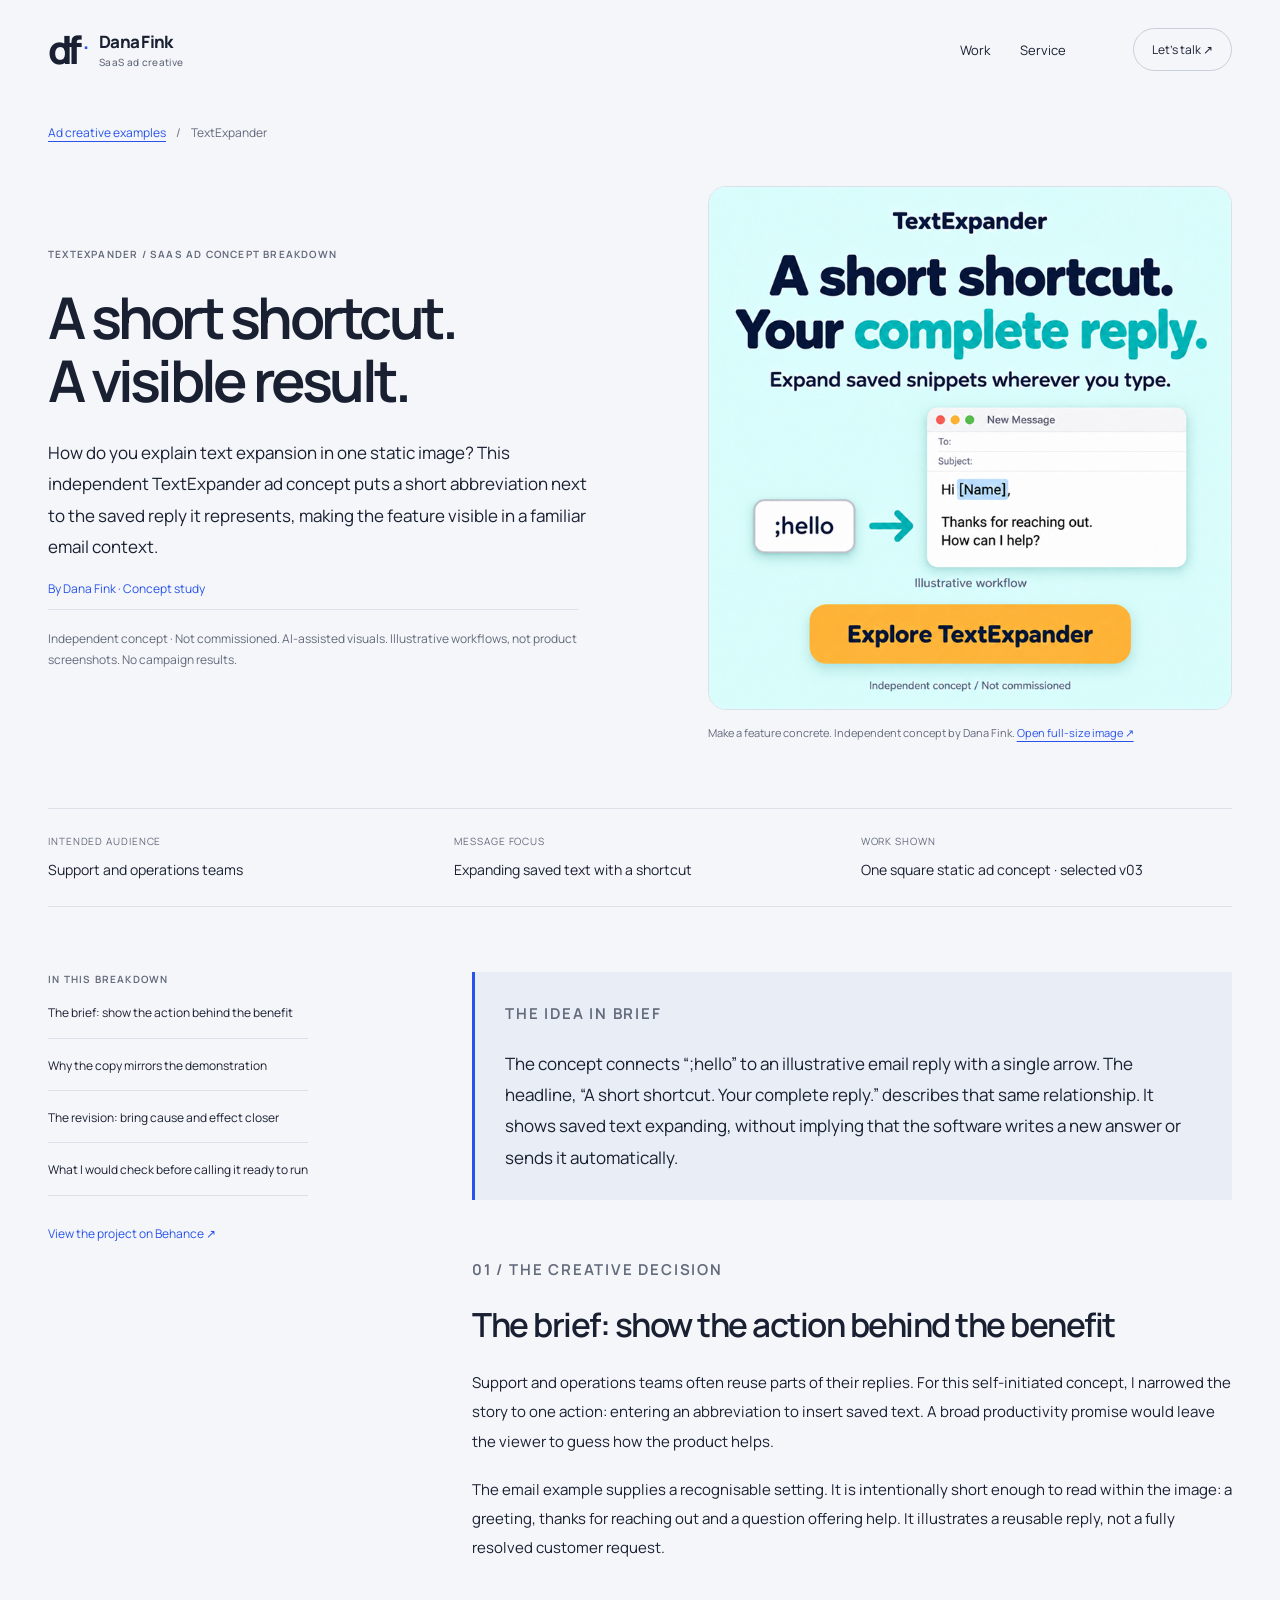
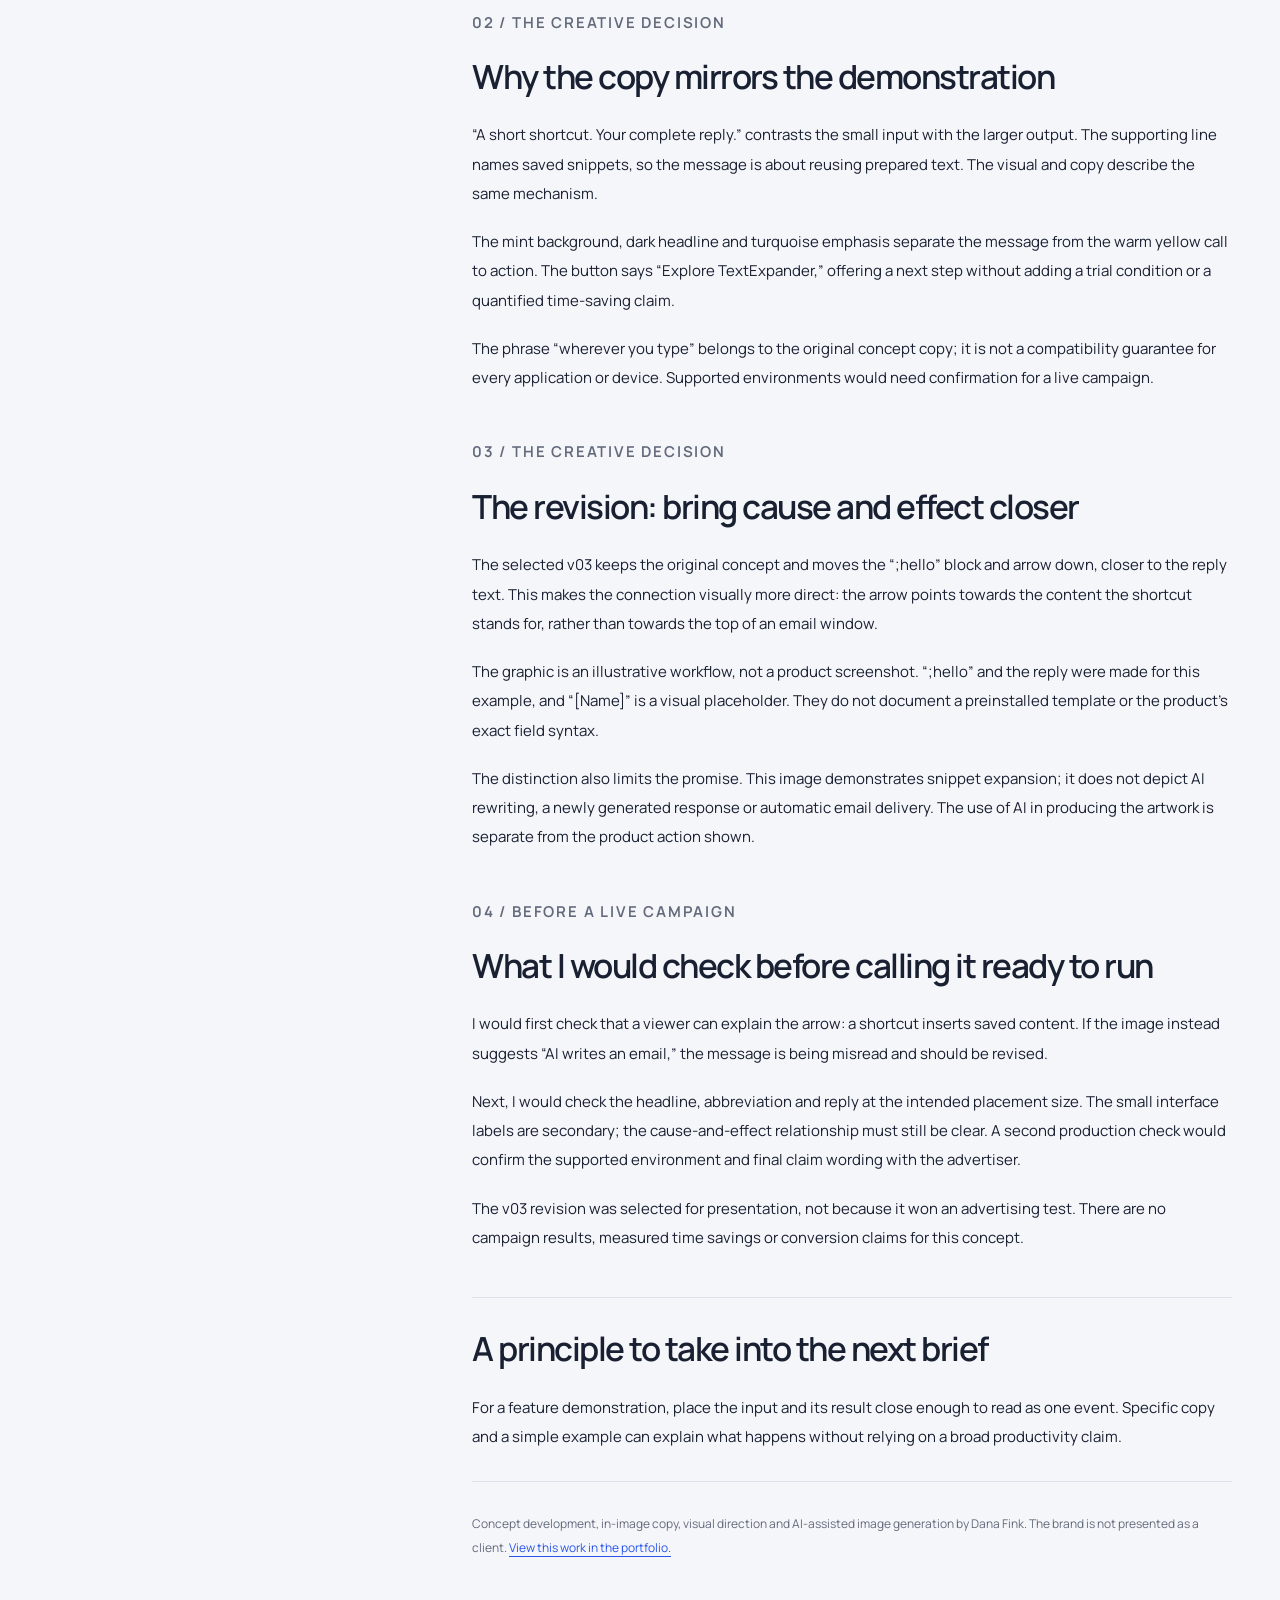
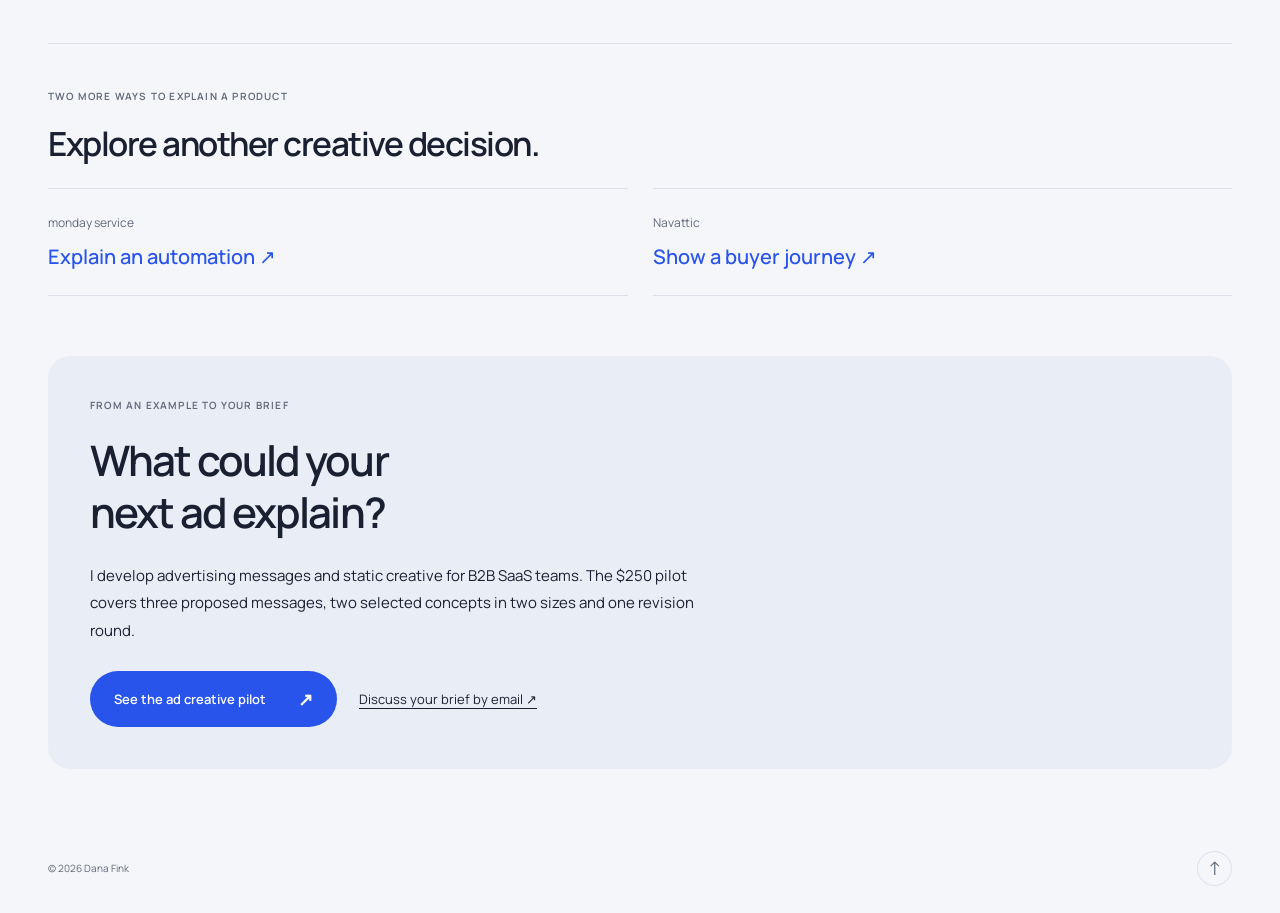
<file: concepts/textexpander-saved-reply/index.html>
<!doctype html>
<html lang="en"><head>
<meta charset="utf-8"><meta name="viewport" content="width=device-width,initial-scale=1"><meta name="theme-color" content="#f5f6fa">
<title>TextExpander Ad Concept: A Shortcut to a Saved Reply | Dana Fink</title><meta name="description" content="An independent TextExpander ad concept explained: saved-snippet messaging, an illustrative email workflow and a revision that brings cause and effect together."><link rel="canonical" href="https://danafinkstudio.com/concepts/textexpander-saved-reply/">
<link rel="icon" href="../../assets/favicon.svg" type="image/svg+xml"><link rel="preload" href="../../assets/fonts/Manrope.ttf" as="font" type="font/ttf" crossorigin><link rel="stylesheet" href="../../style.css"><link rel="stylesheet" href="../concept.css">
</head><body class="concept-page">
<a class="skip" href="#main">Skip to content</a>
<header class="header wrap"><a class="identity" href="../../" aria-label="Dana Fink home"><span class="monogram" aria-hidden="true">df<span>.</span></span><span>Dana Fink<small>SaaS ad creative</small></span></a><nav aria-label="Navigation"><a href="../../?lang=en#work">Work</a><a href="../../saas-ad-creative/">Service</a></nav><a href="#start" class="header-contact">Let’s talk ↗</a></header>
<main id="main"><article>
<div class="wrap concept-breadcrumb"><a href="../../saas-ad-creative/#examples">Ad creative examples</a><span aria-hidden="true"> / </span><span>TextExpander</span></div>
<header class="wrap concept-hero"><div><p class="eyebrow">TextExpander / SaaS ad concept breakdown</p><h1>A short shortcut.<br>A visible result.</h1><p class="concept-lead">How do you explain text expansion in one static image? This independent TextExpander ad concept puts a short abbreviation next to the saved reply it represents, making the feature visible in a familiar email context.</p><p class="concept-author">By Dana Fink · Concept study</p><p class="concept-disclosure">Independent concept · Not commissioned. AI-assisted visuals. Illustrative workflows, not product screenshots. No campaign results.</p></div><figure class="concept-art"><a href="../../assets/creatives/textexpander-display-720.webp" aria-label="Open TextExpander concept image at full size"><img src="../../assets/creatives/textexpander-display-720.webp" width="720" height="720" alt="An abbreviation expands into saved text." fetchpriority="high"></a><figcaption>Make a feature concrete. Independent concept by Dana Fink. <a href="../../assets/creatives/textexpander-display-720.webp">Open full-size image ↗</a></figcaption></figure></header>
<div class="wrap concept-facts"><dl><div><dt>Intended audience</dt><dd>Support and operations teams</dd></div><div><dt>Message focus</dt><dd>Expanding saved text with a shortcut</dd></div><div><dt>Work shown</dt><dd>One square static ad concept · selected v03</dd></div></dl></div>
<div class="wrap concept-body"><aside><nav aria-label="On this page"><p class="eyebrow">IN THIS BREAKDOWN</p><a href="#brief">The brief: show the action behind the benefit</a><a href="#messages">Why the copy mirrors the demonstration</a><a href="#layout">The revision: bring cause and effect closer</a><a href="#review">What I would check before calling it ready to run</a></nav><a class="concept-behance" href="https://www.behance.net/gallery/255787229/TextExpander-Independent-SaaS-Ad-Concept" target="_blank" rel="noopener noreferrer">View the project on Behance ↗</a></aside><div class="concept-prose"><div class="concept-summary"><p class="eyebrow">THE IDEA IN BRIEF</p><p>The concept connects “;hello” to an illustrative email reply with a single arrow. The headline, “A short shortcut. Your complete reply.” describes that same relationship. It shows saved text expanding, without implying that the software writes a new answer or sends it automatically.</p></div><section id="brief"><p class="eyebrow">01 / THE CREATIVE DECISION</p><h2>The brief: show the action behind the benefit</h2><p>Support and operations teams often reuse parts of their replies. For this self-initiated concept, I narrowed the story to one action: entering an abbreviation to insert saved text. A broad productivity promise would leave the viewer to guess how the product helps.</p><p>The email example supplies a recognisable setting. It is intentionally short enough to read within the image: a greeting, thanks for reaching out and a question offering help. It illustrates a reusable reply, not a fully resolved customer request.</p></section>
<section id="messages"><p class="eyebrow">02 / THE CREATIVE DECISION</p><h2>Why the copy mirrors the demonstration</h2><p>“A short shortcut. Your complete reply.” contrasts the small input with the larger output. The supporting line names saved snippets, so the message is about reusing prepared text. The visual and copy describe the same mechanism.</p><p>The mint background, dark headline and turquoise emphasis separate the message from the warm yellow call to action. The button says “Explore TextExpander,” offering a next step without adding a trial condition or a quantified time-saving claim.</p><p>The phrase “wherever you type” belongs to the original concept copy; it is not a compatibility guarantee for every application or device. Supported environments would need confirmation for a live campaign.</p></section>
<section id="layout"><p class="eyebrow">03 / THE CREATIVE DECISION</p><h2>The revision: bring cause and effect closer</h2><p>The selected v03 keeps the original concept and moves the “;hello” block and arrow down, closer to the reply text. This makes the connection visually more direct: the arrow points towards the content the shortcut stands for, rather than towards the top of an email window.</p><p>The graphic is an illustrative workflow, not a product screenshot. “;hello” and the reply were made for this example, and “[Name]” is a visual placeholder. They do not document a preinstalled template or the product’s exact field syntax.</p><p>The distinction also limits the promise. This image demonstrates snippet expansion; it does not depict AI rewriting, a newly generated response or automatic email delivery. The use of AI in producing the artwork is separate from the product action shown.</p></section>
<section id="review"><p class="eyebrow">04 / BEFORE A LIVE CAMPAIGN</p><h2>What I would check before calling it ready to run</h2><p>I would first check that a viewer can explain the arrow: a shortcut inserts saved content. If the image instead suggests “AI writes an email,” the message is being misread and should be revised.</p><p>Next, I would check the headline, abbreviation and reply at the intended placement size. The small interface labels are secondary; the cause-and-effect relationship must still be clear. A second production check would confirm the supported environment and final claim wording with the advertiser.</p><p>The v03 revision was selected for presentation, not because it won an advertising test. There are no campaign results, measured time savings or conversion claims for this concept.</p></section><section class="concept-takeaway"><h2>A principle to take into the next brief</h2><p>For a feature demonstration, place the input and its result close enough to read as one event. Specific copy and a simple example can explain what happens without relying on a broad productivity claim.</p></section><p class="concept-credit">Concept development, in-image copy, visual direction and AI-assisted image generation by Dana Fink. The brand is not presented as a client. <a href="../../?lang=en#project-10">View this work in the portfolio.</a></p></div></div>
</article><section class="wrap concept-related" aria-labelledby="related-title"><p class="eyebrow">TWO MORE WAYS TO EXPLAIN A PRODUCT</p><h2 id="related-title">Explore another creative decision.</h2><div><a href="../monday-service-ticket-assignment/"><span>monday service</span><strong>Explain an automation ↗</strong></a><a href="../navattic-interactive-demo/"><span>Navattic</span><strong>Show a buyer journey ↗</strong></a></div></section>
<section class="wrap concept-start" id="start"><div><p class="eyebrow">FROM AN EXAMPLE TO YOUR BRIEF</p><h2>What could your<br>next ad explain?</h2><p>I develop advertising messages and static creative for B2B SaaS teams. The $250 pilot covers three proposed messages, two selected concepts in two sizes and one revision round.</p><a class="button" href="../../saas-ad-creative/#pilot">See the ad creative pilot <span aria-hidden="true">↗</span></a><a class="concept-email" href="mailto:dana@danafinkstudio.com?subject=B2B%20SaaS%20ad%20creative%20pilot">Discuss your brief by email ↗</a></div></section>
</main><footer class="wrap"><span>© 2026 Dana Fink</span><a href="#" aria-label="Back to top">↑</a></footer></body></html>
</file>
<file: style.css>
@font-face{font-family:Manrope;src:url('assets/fonts/Manrope.ttf') format('truetype');font-weight:200 800;font-display:swap}
:root{--bg:#f5f6fa;--ink:#192031;--muted:#626a7b;--blue:#2854eb;--line:#dce0e9;--white:#fff;--radius:22px}*{box-sizing:border-box}html{scroll-behavior:smooth;scroll-padding-top:28px}body{margin:0;background:var(--bg);color:var(--ink);font-family:Manrope,sans-serif;font-size:15px;-webkit-font-smoothing:antialiased}body:has(dialog[open]){overflow:hidden}button,a{-webkit-tap-highlight-color:transparent}a{color:inherit;text-decoration:none}button{font:inherit;cursor:pointer}a:focus-visible,button:focus-visible{outline:3px solid var(--blue);outline-offset:5px}::selection{background:#ccdbff}button{color:inherit}img{display:block;max-width:100%}[hidden]{display:none!important}.wrap{width:min(1320px,calc(100% - 96px));margin-inline:auto}.header{display:flex;align-items:center;justify-content:space-between;gap:32px;padding:28px 0}.identity{display:flex;align-items:center;gap:13px;font-weight:750;font-size:17px;letter-spacing:-.04em}.identity small{display:block;font-size:10px;letter-spacing:.035em;color:var(--muted);font-weight:500;margin-top:2px}.monogram{display:inline-block;font-weight:800;font-size:39px;letter-spacing:-.13em;line-height:1;margin-right:9px;position:relative}.monogram>span{position:absolute;right:-12px;top:3px;font-size:19px;letter-spacing:0;color:var(--blue)}.header nav{display:flex;gap:30px;font-size:13px;margin-left:auto}.header nav a:hover,.behance-top:hover{color:var(--blue)}.header-end{display:flex;align-items:center;gap:28px}.language-switch{display:flex;padding:3px;background:#e9ecf3;border-radius:20px}.language-switch button{border:0;background:none;border-radius:20px;padding:7px 10px;font-size:10px;font-weight:750;color:var(--muted);min-height:32px}.language-switch button[aria-pressed=true]{background:white;color:var(--ink);box-shadow:0 2px 5px #1920310a}.header-contact{padding:12px 18px;border:1px solid #c8ceda;border-radius:30px;font-size:12px;display:flex;gap:20px}.header-contact:hover{background:white}.eyebrow{font-size:10px;letter-spacing:.12em;font-weight:650;margin:0;text-transform:uppercase;color:var(--muted)}.hero{display:grid;grid-template-columns:1.05fr 1fr;gap:3%;align-items:center;padding-top:70px;padding-bottom:92px;min-height:640px}.hero-copy{position:relative;z-index:2}.hero h1{font-size:clamp(54px,6.65vw,96px);font-weight:650;letter-spacing:-.075em;line-height:1.06;margin:27px 0 26px}.accent{color:var(--blue)}.intro{font-size:15px;line-height:1.8;max-width:395px;color:var(--muted);margin-bottom:30px}.button{display:inline-flex;align-items:center;justify-content:space-between;gap:32px;background:var(--blue);color:white;border-radius:30px;padding:16px 24px;font-size:13px;font-weight:600;border:0;transition:background .2s,transform .2s}.button:hover{background:#183dcc;transform:translateY(-2px)}.button>span:last-child{font-size:18px}.hero-note{font-size:10px;letter-spacing:.06em;color:var(--muted);margin-top:22px}.hero-gallery{position:relative;padding-top:30px}.hero-stack{height:365px;position:relative;max-width:530px;margin-inline:auto}.hero-preview{position:absolute;width:60%;background:#fff;border:7px solid white;border-radius:15px;box-shadow:0 18px 35px #28375816;transition:transform .35s}.hero-preview img{border-radius:9px;height:auto}.hero-preview.back{right:2%;top:-15px;transform:rotate(10deg)}.hero-preview.front{left:3%;top:66px;transform:rotate(-8deg)}.hero-preview.front:hover{transform:rotate(-4deg) translateY(-8px)}.hero-preview.back:hover{transform:rotate(6deg) translateY(-8px)}.visual-badge{position:absolute;right:1%;bottom:12px;background:#d9f97d;box-shadow:0 8px 20px #1920310b;transform:rotate(9deg);font-size:29px;font-weight:750;line-height:1.02;letter-spacing:-.04em;width:108px;height:108px;display:flex;flex-direction:column;justify-content:center;padding:20px;border-radius:50%}.visual-badge>span{white-space:nowrap}.orbit-label{position:absolute;top:-16px;left:11%;font-size:9px;letter-spacing:.1em;line-height:1.5;transform:rotate(-7deg);color:var(--muted)}.hero-caption{margin-top:30px;text-align:center;font-size:12px;font-weight:600}.hero-caption small{display:block;font-size:10px;font-weight:400;color:var(--muted);margin-top:5px}.section-top{display:flex;align-items:center;justify-content:space-between;border-top:1px solid var(--line);padding-top:27px}.behance-top{display:flex;gap:20px;font-size:12px;font-weight:650}.work-heading{display:flex;justify-content:space-between;align-items:center;gap:40px;margin:22px 0 32px}h2{font-size:clamp(33px,4vw,56px);font-weight:600;letter-spacing:-.06em;line-height:1.15;margin:0}.work-heading>p{font-size:13px;line-height:1.8;max-width:340px;color:var(--muted)}.gallery-tools{display:flex;justify-content:space-between;align-items:center;margin-bottom:28px;gap:12px}.filters{display:flex;gap:8px;flex-wrap:wrap}.filters button{border:1px solid var(--line);padding:10px 17px;background:transparent;border-radius:22px;font-size:11px;display:flex;gap:12px;min-height:38px}.filters button[aria-pressed=true]{background:var(--ink);color:white;border-color:var(--ink)}.filters button>span:last-child:not(:first-child){opacity:.55}.gallery-count{font-size:11px;color:var(--muted);white-space:nowrap}.project-grid{display:grid;grid-template-columns:repeat(2,minmax(0,1fr));gap:42px 28px}.project{min-width:0}.artwork{display:flex;align-items:center;justify-content:center;position:relative;aspect-ratio:1;background:#e9edf4;border:1px solid #e3e7ee;border-radius:var(--radius);overflow:hidden;isolation:isolate}.artwork img{width:100%;height:100%;object-fit:contain;transition:filter .25s}.artwork:hover img{filter:brightness(.97)}.enlarge{position:absolute;bottom:16px;right:16px;border-radius:50%;width:38px;height:38px;display:grid;place-items:center;background:#ffffffed;color:var(--ink);box-shadow:0 2px 12px #1920311a;font-size:21px;transition:background .2s,transform .2s}.artwork:hover .enlarge{background:var(--blue);color:white;transform:rotate(45deg)}.project-meta{display:flex;justify-content:space-between;align-items:center;margin-top:17px;font-size:10px;letter-spacing:.04em;color:var(--muted)}.project-meta>a{font-weight:750;font-size:12px;padding:4px}.project-meta>a:hover{color:var(--blue)}.project h3{font-size:18px;letter-spacing:-.035em;line-height:1.4;font-weight:650;margin:7px 0}.project p{font-size:12px;line-height:1.7;color:var(--muted);margin:0;max-width:95%}.disclaimer{font-size:12px;color:var(--muted);line-height:1.8;max-width:830px;border-left:2px solid #c1ccec;padding-left:18px;margin:40px 0 27px}.collection-link{display:flex;align-items:center;justify-content:center;gap:20px;background:#e9edfa;border-radius:16px;padding:24px;color:var(--blue);font-size:14px;transition:background .2s}.collection-link:hover{background:#dce4ff}.collection-link>span:last-child{margin-left:auto;font-size:22px}.behance-symbol{font-size:23px;font-weight:800;margin-right:auto}.approach{padding-top:105px;padding-bottom:70px}.about-top{display:grid;grid-template-columns:1.3fr 1fr;gap:9%;margin-top:26px;margin-bottom:45px;align-items:center}.about-top h2{white-space:pre-line;font-size:clamp(31px,3.5vw,48px)}.about-top>p{font-size:14px;line-height:1.9;color:var(--muted);max-width:390px}.steps{display:grid;grid-template-columns:repeat(3,1fr);gap:35px}.steps article{padding-top:20px;border-top:1px solid var(--line)}.step-number{font-size:11px;color:var(--blue)}.steps h3{font-size:17px;letter-spacing:-.03em;font-weight:650;margin:25px 0 12px}.steps p{font-size:12px;line-height:1.85;color:var(--muted);max-width:325px;margin:0}.scope{font-size:9px;letter-spacing:.11em;margin-top:43px;color:var(--muted)}.contact-inner{background:#1c2743;color:white;padding:43px 45px 24px;border-radius:26px;position:relative;overflow:hidden}.contact .eyebrow{color:#aab8d5}.contact-main{display:grid;grid-template-columns:1.25fr 1fr;gap:9%;align-items:center;margin:30px 0 45px}.contact h2{white-space:pre-line;font-size:clamp(35px,4.3vw,61px);letter-spacing:-.055em}.contact-main>div>p{color:#bec8dc;font-size:14px;line-height:1.8;max-width:320px;margin:0 0 23px}.button.light{background:#d9f97d;color:#192031}.button.light:hover{background:#c6ed56}.contact-bottom{display:flex;align-items:center;gap:17px;border-top:1px solid #ffffff25;padding-top:22px}.email{font-size:17px;letter-spacing:-.015em;overflow-wrap:anywhere}.email:hover{text-decoration:underline}.copy-email{border:0;background:none;color:#bec8dc;font-size:10px;padding:10px 0}.copy-email:hover{color:white}.socials{display:flex;gap:22px;margin-left:auto;font-size:12px}.socials a:hover{color:#d9f97d}.copy-status{font-size:11px;color:#d9f97d;min-height:16px;margin:8px 0 0}footer{display:flex;align-items:center;justify-content:space-between;padding-top:27px;padding-bottom:27px;font-size:10px;color:var(--muted)}footer>a{display:grid;place-items:center;width:35px;height:35px;border:1px solid var(--line);border-radius:50%;font-size:19px}.skip{position:fixed;top:10px;left:10px;transform:translateY(-200%);z-index:100;background:white;padding:15px}.skip:focus{transform:none}dialog{border:0;border-radius:18px;background:#fff;color:var(--ink);padding:20px;width:min(920px,calc(100% - 32px));max-height:94dvh;overscroll-behavior:contain}dialog::backdrop{background:#111929d9;backdrop-filter:blur(6px)}.viewer-toolbar{display:flex;align-items:center;justify-content:space-between;font-size:12px;margin-bottom:14px}.viewer-toolbar button,.viewer-navigation button{width:42px;height:42px;border-radius:50%;border:1px solid var(--line);background:white;font-size:25px}#viewer-image{max-height:67dvh;width:auto;height:auto;margin:auto;object-fit:contain}.viewer-details{display:flex;align-items:center;justify-content:space-between;gap:25px;padding:20px 3px 8px}.viewer-details h2{font-size:23px;letter-spacing:-.035em}.viewer-details p{font-size:12px;line-height:1.6;color:var(--muted);max-width:560px;margin:9px 0}.viewer-details .viewer-note{font-size:10px}.viewer-details>a{font-size:12px;color:var(--blue);flex-shrink:0}.viewer-navigation{display:flex;justify-content:center;gap:15px;padding:8px 0}.viewer-navigation button:disabled{opacity:.35;cursor:default}noscript p{text-align:center;padding:20px}.hero-copy{animation:enter .65s both}.hero-gallery{animation:enter .8s .1s both}@keyframes enter{from{opacity:0;transform:translateY(14px)}to{opacity:1;transform:translateY(0)}}
@media(min-width:1600px){.hero-stack{height:425px}.hero-preview{width:64%}.hero h1{font-size:104px}}
@media(max-width:1050px){.wrap{width:calc(100% - 56px)}.header{gap:20px}.header-end{gap:18px}.hero{padding-top:55px;min-height:570px;gap:2%}.hero h1{font-size:6.8vw}.hero-stack{height:285px}.visual-badge{width:83px;height:83px;font-size:24px;right:-4%;bottom:8px;padding:14px}.hero-preview{width:66%}.hero-caption{margin-top:28px}.hero-preview.front{left:0;top:58px}.intro{font-size:13px}.about-top{gap:5%}.steps{gap:24px}.contact-inner{padding:34px 30px 20px}.contact-bottom{flex-wrap:wrap}.email{font-size:15px}}
@media(max-width:740px){.header-contact{display:none}.header nav{gap:18px}.header-end{gap:0}.hero{grid-template-columns:1fr;padding-top:35px;padding-bottom:47px}.hero h1{font-size:clamp(53px,11vw,80px);margin-top:23px}.intro{font-size:14px;max-width:435px}.hero-copy{max-width:100%}.hero-gallery{max-width:440px;width:100%;margin:38px auto 0;padding-top:30px}.hero-stack{height:330px}.hero-preview{width:62%}.hero-preview.front{left:3%}.visual-badge{right:0;bottom:8px}.orbit-label{top:-4px}.hero-caption{margin-top:14px}.work-heading{display:block;margin-bottom:23px}.work-heading>p{max-width:360px}.project-grid{gap:30px 20px}.project h3{font-size:15px}.project p{font-size:11px}.project-meta{font-size:9px}.gallery-tools{align-items:flex-start}.filters{gap:6px}.filters button{font-size:10px;padding:10px 13px}.gallery-count{padding-top:12px}.about-top{display:block;margin-bottom:30px}.about-top>p{max-width:480px}.approach{padding-top:65px;padding-bottom:45px}.steps{gap:19px}.steps h3{font-size:14px}.steps p{font-size:11px}.contact-main{grid-template-columns:1fr;gap:20px;margin-bottom:30px}.contact-main>div>p{max-width:360px}.contact-bottom{gap:8px 18px}.socials{width:100%;margin-left:0;margin-top:14px}.contact h2{font-size:45px}.viewer-details{display:block}.viewer-details>a{display:inline-block;margin-top:10px}}
@media(max-width:520px){.wrap{width:calc(100% - 36px)}.header{padding:20px 0;gap:13px}.identity{font-size:14px;gap:10px}.identity small{font-size:8px}.monogram{font-size:32px}.header nav{gap:12px;font-size:11px}.header nav a:nth-child(2){display:none}.language-switch button{padding:7px 9px}.hero .eyebrow{font-size:8px}.hero h1{font-size:clamp(46px,11.5vw,61px)}.hero-gallery{margin-top:30px}.hero-stack{height:calc((100vw - 36px)*.79)}.hero-preview{border-width:5px}.hero-preview.front{top:50px}.visual-badge{bottom:0;width:75px;height:75px;font-size:22px}.hero-caption{font-size:11px;margin-top:15px}.hero-caption small{font-size:9px}.hero-note{font-size:9px}.project-grid{grid-template-columns:1fr;gap:33px}.artwork{border-radius:17px}.project h3{font-size:18px}.project p{font-size:12px}.project-meta{font-size:10px;margin-top:13px}.work-heading h2{font-size:33px}.work-heading>p{font-size:12px}.gallery-count{display:none}.filters{width:100%;justify-content:flex-start}.filters button{padding:10px 12px}.collection-link{font-size:11px;gap:13px;padding:20px 17px}.disclaimer{font-size:11px;margin-top:30px}.steps{grid-template-columns:1fr;gap:25px}.steps article{display:grid;grid-template-columns:28px 1fr;column-gap:10px;padding-top:18px}.step-number{padding-top:3px}.steps h3{margin:0 0 9px;font-size:16px}.steps p{grid-column:2;font-size:12px}.about-top h2{font-size:31px}.about-top>p{font-size:13px}.scope{font-size:8px;letter-spacing:.05em}.contact-inner{padding:28px 22px 16px;border-radius:20px}.contact h2{font-size:36px}.contact .eyebrow{font-size:8px}.contact-main>div>p{font-size:12px}.email{font-size:14px}.contact-bottom{display:block}.copy-email{display:block}.socials{margin-top:10px}.copy-status{font-size:10px}footer{font-size:9px;gap:10px}dialog{padding:13px}#viewer-image{max-height:58dvh}.viewer-details h2{font-size:20px}.enlarge{width:34px;height:34px;bottom:12px;right:12px}}
.case-story{margin-top:18px;border-top:1px solid var(--line)}.case-story summary{display:flex;align-items:center;justify-content:space-between;gap:15px;padding:15px 0 4px;cursor:pointer;font-size:12px;color:var(--blue);font-weight:650;list-style:none}.case-story summary::-webkit-details-marker{display:none}.case-story summary>span:last-child{font-size:20px;font-weight:400}.case-story[open] summary>span:last-child{transform:rotate(45deg)}.case-story summary:focus-visible{outline:3px solid var(--blue);outline-offset:4px}.story-content{padding:8px 0 0}.story-content section{margin:19px 0}.story-content h4{font-size:10px;text-transform:uppercase;letter-spacing:.09em;color:var(--blue);margin:0 0 9px}.story-content p{font-size:13px;line-height:1.85;margin:0;max-width:100%;color:var(--muted)}.story-content>a{font-size:11px;color:var(--blue);text-decoration:underline;text-underline-offset:3px}.story-content .research-note{font-size:10px;line-height:1.6;margin-top:13px;color:var(--muted)}#viewer-story{border-top:1px solid var(--line);padding:10px 5px;max-width:740px;margin:10px auto}.project-grid{align-items:start}
@media(prefers-reduced-motion:reduce){html{scroll-behavior:auto}*,*::before,*::after{animation:none!important;transition:none!important}}
/* Feed: each idea is a self-contained post. Hero styles stay unchanged. */
.project-grid{grid-template-columns:minmax(0,720px);justify-content:center;gap:38px}.project{background:#fff;border:1px solid var(--line);border-radius:20px;overflow:hidden;box-shadow:0 5px 22px #19203104;scroll-margin-top:24px}.project:target{box-shadow:0 0 0 3px #2854eb25}.post-header{display:flex;align-items:center;gap:12px;padding:17px 23px}.post-avatar{display:grid;place-items:center;width:40px;height:40px;border-radius:50%;background:#edf1ff;color:var(--blue);font-size:22px;font-weight:800;letter-spacing:-.1em;padding-right:3px}.post-author{font-weight:750;font-size:13px}.post-brand{display:block;font-size:10px;color:var(--muted);margin-top:3px}.post-number{margin-left:auto;font-size:9px;letter-spacing:.1em;color:#7c8495}.project .artwork{border-radius:0;border:0;border-top:1px solid #edf0f5;border-bottom:1px solid #edf0f5;aspect-ratio:auto;background:#fff}.project .artwork img{width:100%;height:auto;object-fit:contain}.post-actions{display:flex;align-items:center;gap:12px;padding:16px 22px 5px}.post-actions button{display:grid;place-items:center;width:36px;height:36px;background:none;border:0;border-radius:8px;padding:5px}.post-actions button:hover{background:#f2f4fa}.post-actions svg{width:25px;height:25px;fill:none;stroke:currentColor;stroke-width:1.65;stroke-linecap:round;stroke-linejoin:round}.like-button[aria-pressed=true]{color:#e24967}.like-button[aria-pressed=true] svg{fill:#e24967}.post-behance{margin-left:auto;font-size:11px;color:var(--muted)}.post-behance:hover{color:var(--blue)}.post-caption{padding:3px 25px 25px}.post-caption h3{font-size:19px;margin:7px 0 16px}.project .case-story{margin:0;border:0}.project .case-story summary{display:block;padding:0;color:var(--ink);font-weight:400}.story-label{font-size:11px;font-weight:750;display:block;margin-bottom:8px}.project .story-preview{font-size:13px;line-height:1.8;color:var(--muted);max-width:none;display:-webkit-box;-webkit-box-orient:vertical;-webkit-line-clamp:3;overflow:hidden}.case-story[open] .story-preview{display:block}.case-story summary .show-more,.case-story summary .show-less{font-size:12px;font-weight:650;color:var(--blue);margin-top:8px;transform:none!important}.case-story summary .show-more{display:inline-block}.case-story summary .show-less{display:none}.case-story[open] summary .show-more{display:none}.case-story[open] summary .show-less{display:inline-block}.post-caption .story-content{padding-top:0}.post-caption .story-content section{margin:19px 0}.post-caption .story-content h4{color:var(--ink)}.post-caption .story-content p{max-width:none}.work .disclaimer{margin-top:0;margin-bottom:25px}.work .collection-link{max-width:720px;margin:32px auto 0}#share-dialog{width:min(510px,calc(100% - 28px));padding:27px;border-radius:23px}.share-heading{display:flex;align-items:center;justify-content:space-between;gap:12px;margin-bottom:22px}.share-close{border:0;background:#f0f3f9;border-radius:50%;width:34px;height:34px;font-size:25px}.share-heading .eyebrow{font-size:9px}#share-title{font-size:30px;letter-spacing:-.045em}.share-intro{font-size:12px;line-height:1.7;color:var(--muted);margin-bottom:24px}.share-row{display:flex;align-items:center;gap:13px;padding:14px 0;border-top:1px solid #e7eaf1}.share-row>div{min-width:0;flex:1}.share-row label{display:block;font-size:10px;font-weight:750;margin-bottom:6px}.share-row input{display:block;width:100%;min-width:0;border:0;background:none;color:var(--muted);font:inherit;font-size:12px;padding:3px 0;text-overflow:ellipsis}.share-row button{border:1px solid #dce3f6;border-radius:9px;background:#f0f4ff;color:var(--blue);font-size:11px;padding:10px 12px;min-width:64px}.share-status{font-size:11px;line-height:1.6;color:var(--muted)}.share-status{min-height:18px;color:var(--blue)}@media(max-width:520px){.project-grid{gap:26px}.project{border-radius:15px}.post-header{padding:14px 16px}.post-caption{padding:3px 17px 21px}.post-actions{padding:12px 13px 4px}.post-caption h3{font-size:17px}.post-number{font-size:8px}.project .story-preview,.post-caption .story-content p{font-size:12px}.project .artwork{border-radius:0}#share-dialog{padding:21px 17px}.share-row{gap:9px}.share-row button{font-size:10px;padding:10px}.share-row input{font-size:11px}}
.share-value{display:flex;align-items:center;gap:8px;min-width:0}.share-open{display:grid;place-items:center;flex:0 0 28px;width:28px;height:28px;border-radius:6px;color:var(--muted)}.share-open:hover{background:#edf2ff;color:var(--blue)}.share-open svg{width:16px;height:16px;fill:none;stroke:currentColor;stroke-width:1.7;stroke-linecap:round;stroke-linejoin:round}.share-value input{flex:1;min-width:0}
/* A compact desktop feed: reserve room for the author, actions and caption. */
@media(min-width:741px){
  .project-grid{grid-template-columns:minmax(0,clamp(300px,calc(100dvh - 300px),540px));gap:30px}
  .work .collection-link{max-width:clamp(300px,calc(100dvh - 300px),540px)}
  .post-header{padding:12px 18px;gap:10px}
  .post-avatar{width:34px;height:34px;font-size:20px}
  .post-actions{padding:9px 14px 3px;gap:8px}
  .post-caption{padding:2px 19px 18px}
  .post-caption h3{font-size:16px;margin:5px 0 10px}
  .story-label{margin-bottom:5px}
  .project .story-preview{font-size:12px;line-height:1.7;-webkit-line-clamp:2}
  .case-story summary .show-more,.case-story summary .show-less{margin-top:6px}
}
/* Desktop editorial feed: a compact post and its story share one wide surface. */
@media(min-width:1000px){
  .project-grid{grid-template-columns:minmax(0,1fr);gap:28px}
  .project{display:grid;grid-template-columns:minmax(0,clamp(320px,calc(100dvh - 225px),510px)) minmax(0,1fr);grid-template-areas:"header story" "art story" "actions story" "title story";column-gap:clamp(35px,5vw,80px);padding:30px;background:#edf0f6;border:1px solid #e0e5ef;border-radius:26px;box-shadow:none;align-items:start}
  .project:nth-child(even){background:#eff1f5}
  .project .post-header{grid-area:header;background:white;border-radius:17px 17px 0 0;padding:13px 20px}
  .project .artwork{grid-area:art;border-inline:0}
  .project .post-actions{grid-area:actions;background:white;padding:10px 16px 4px}
  .project .post-caption{display:contents}
  .project .post-caption>h3{grid-area:title;background:white;margin:0;padding:8px 20px 19px;border-radius:0 0 17px 17px;font-size:17px;line-height:1.4}
  .project .case-story{grid-area:story;align-self:center;padding:30px 20px 30px 0;max-width:480px;width:100%;min-width:0}
  .project .story-label{font-size:clamp(22px,2.3vw,31px);font-weight:600;letter-spacing:-.045em;line-height:1.2;margin-bottom:22px}
  .project .story-label::before{content:"";display:block;width:36px;height:3px;background:#2854eb;border-radius:3px;margin-bottom:24px}
  .project .story-preview{font-size:14px;line-height:1.9;-webkit-line-clamp:5}
  .project .case-story summary .show-more,.project .case-story summary .show-less{font-size:12px;margin-top:20px;padding:10px 17px;background:#fff;border:1px solid #dce2ee;border-radius:24px}
  .project .story-content section{margin:24px 0}
  .project .story-content h4{font-size:10px;color:var(--muted)}
  .project .story-content p{font-size:13px;line-height:1.85}
  .work .collection-link{max-width:none}
}
@media(min-width:1000px) and (max-width:1150px){
  .project{padding:22px;column-gap:30px;grid-template-columns:minmax(0,44%) minmax(0,1fr)}
  .project .case-story{padding-right:0}
}
/* Keep the image, actions and title together when a longer story expands. */
.post-title-block{padding:3px 25px 0}.post-title-block h3{font-size:19px;margin:7px 0 16px}.post-caption{padding-top:0}
@media(min-width:741px){.post-title-block{padding:2px 19px 0}.post-title-block h3{font-size:16px;margin:5px 0 10px}}
@media(max-width:520px){.post-title-block{padding:3px 17px 0}.post-title-block h3{font-size:17px}}
@media(min-width:1000px){
  .project{grid-template-areas:none;grid-template-rows:auto}
  .post-visual{grid-column:1;grid-row:1;background:white;border-radius:17px;overflow:hidden;align-self:start;min-width:0}
  .project .post-caption{display:block;grid-column:2;grid-row:1;padding:0;align-self:center;min-width:0}
  .project .post-title-block{padding:8px 20px 19px}
  .project .post-title-block h3{margin:0;font-size:17px;line-height:1.4}
  .project .case-story{grid-area:auto}
}
/* Give the creative the central visual focus, with a quieter text column. */
@media(min-width:1151px){
  .project{padding-left:clamp(80px,12vw,180px);padding-right:40px;column-gap:clamp(30px,3vw,48px)}
  .project .case-story{max-width:360px;padding-right:0}
}
@media(min-width:1000px) and (max-width:1150px){
  .project{padding-left:52px}
}
.contact-actions{display:flex;flex-wrap:wrap;gap:12px}.button.telegram-button{background:#dceaff;color:#192031}.button.telegram-button:hover{background:#c4dcff}.contact-actions .button{justify-content:space-between}
.floating-contact{position:fixed;z-index:40;right:calc(16px + env(safe-area-inset-right));bottom:calc(16px + env(safe-area-inset-bottom));display:inline-flex;align-items:center;justify-content:center;min-width:44px;min-height:44px;padding:0 17px;border:1px solid #ffffff38;border-radius:24px;background:#192031;color:#fff;box-shadow:0 8px 26px #11182738;font-size:12px;font-weight:700;letter-spacing:.01em;transition:opacity .2s,transform .2s,background .2s}.floating-contact:hover{background:var(--blue);transform:translateY(-2px)}body:has(dialog[open]) .floating-contact{display:none}@media(max-width:740px){.work.wrap,.approach.wrap{width:auto;margin-left:28px;margin-right:calc(60px + env(safe-area-inset-right))}.floating-contact{right:calc(8px + env(safe-area-inset-right));width:44px;min-width:44px;min-height:72px;padding:12px 0;writing-mode:vertical-rl;text-orientation:mixed}.floating-contact:hover{transform:translateX(-2px)}}@media(max-width:520px){.work.wrap,.approach.wrap{margin-left:18px}.floating-contact{bottom:calc(12px + env(safe-area-inset-bottom));font-size:11px}}
</file>
<file: saas-ad-creative/service.css>
/* Service page only. The portfolio's shared styles and behaviour stay intact. */
.service-page h1,.service-page h2,.service-page h3,.service-page h4,.service-page p{margin-top:0}
.service-page p{line-height:1.8}
.service-page .header nav a[aria-current]{color:var(--blue)}
.service-page .header nav{margin-left:auto;margin-right:42px}
.service-page .header nav a{display:inline}
.service-page .service-hero{display:grid;grid-template-columns:1.12fr 1fr;align-items:center;gap:7%;padding-block:78px 84px}
.service-page .service-hero h1{font-size:clamp(56px,6.6vw,96px);line-height:1.03;letter-spacing:-.07em;margin:27px 0 24px;font-weight:650}
.service-page .service-hero h1 span{color:var(--blue)}
.service-page .service-lead{font-size:23px;letter-spacing:-.035em;margin-bottom:15px;line-height:1.5}
.service-page .service-intro{font-size:14px;color:var(--muted);max-width:460px}
.service-page .service-hero-actions{display:flex;align-items:center;flex-wrap:wrap;gap:25px;margin-top:30px}
.service-page .service-text-link{font-size:12px;border-bottom:1px solid #aab8d5;padding-bottom:5px;line-height:1.8}
.service-page .service-text-link span{margin-left:12px}
.service-page .service-fine{font-size:11px;color:var(--muted);margin:22px 0 0}
.service-page .service-hero-art{margin:0;padding:22px 22px 0;background:#e9edf5;border-radius:25px;transform:rotate(2deg)}
.service-page .service-hero-art>a{display:block;border-radius:14px;overflow:hidden;box-shadow:0 12px 36px #1920310a}
.service-page .service-hero-art img{width:100%;height:auto}
.service-page .service-hero-art figcaption{padding:23px 9px 24px}
.service-page .service-hero-art figcaption>span{font-size:9px;letter-spacing:.13em;color:var(--blue)}
.service-page .service-hero-art figcaption p{font-size:19px;letter-spacing:-.025em;line-height:1.45;margin:9px 0}
.service-page .service-hero-art figcaption small{font-size:10px;color:var(--muted)}
.service-page .service-fit,.service-page .service-examples,.service-page .service-process,.service-page .service-faq{padding-block:65px;border-top:1px solid var(--line)}
.service-page h2{font-size:clamp(31px,3.4vw,48px);line-height:1.14;letter-spacing:-.055em;font-weight:600}
.service-page .service-section-heading{display:grid;grid-template-columns:1.2fr 1fr;gap:12%;margin:27px 0 34px;align-items:start}
.service-page .service-section-heading h2{margin-bottom:0}
.service-page .service-section-heading>p{font-size:14px;color:var(--muted);max-width:470px;margin:0}
.service-page .service-fit-lines{margin-left:50%;border-top:1px solid var(--line)}
.service-page .service-fit-lines p{font-size:14px;border-bottom:1px solid var(--line);padding:17px 0;margin:0;display:flex;align-items:baseline;gap:20px}
.service-page .service-fit-lines span{font-size:10px;color:var(--blue)}
.service-page .service-pilot{display:grid;grid-template-columns:.83fr 1.3fr;gap:8%;padding-block:10px 75px;align-items:start;scroll-margin-top:28px}
.service-page .service-price-panel{background:var(--blue);color:white;border-radius:25px;padding:40px}
.service-page .service-price-panel .eyebrow{color:#e0e7ff}
.service-page .service-price-panel h2{margin:30px 0}
.service-page .service-price{font-size:76px;font-weight:600;letter-spacing:-.065em;line-height:1.1;margin:0}
.service-page .service-price span{display:block;font-size:11px;font-weight:400;letter-spacing:.02em;margin-top:14px}
.service-page .service-price-intro{font-size:16px;max-width:230px;margin:30px 0 26px}
.service-page .service-price-panel .button{width:100%;justify-content:space-between;gap:15px}
.service-page .service-price-note{font-size:11px;color:#e0e7ff;border-top:1px solid #ffffff45;padding-top:22px;margin:28px 0 0}
.service-page .service-deliverables>h3{font-size:20px;letter-spacing:-.025em;margin:8px 0 22px}
.service-page .service-deliverables ol{list-style:none;padding:0;margin:0}
.service-page .service-deliverables li{display:grid;grid-template-columns:30px 1fr;gap:14px;border-top:1px solid var(--line);padding:22px 0}
.service-page .service-list-number{font-size:10px;color:var(--blue);padding-top:5px}
.service-page .service-deliverables h4{font-size:17px;letter-spacing:-.025em;margin-bottom:9px;font-weight:650}
.service-page .service-deliverables p{font-size:13px;color:var(--muted);margin-bottom:0}
.service-page .service-boundary{background:#e9edf5;border-radius:14px;padding:22px 25px;margin-top:2px}
.service-page .service-boundary h4{font-size:14px}
.service-page .service-boundary p{font-size:12px}
.service-page .service-example-grid{display:grid;grid-template-columns:1fr 1fr;gap:35px;margin-top:40px}
.service-page .service-example-image{display:block;border-radius:20px;overflow:hidden;background:#fff;border:1px solid var(--line)}
.service-page .service-example-image img{width:100%;height:auto}
.service-page .service-example-brand{font-size:10px;color:var(--muted);letter-spacing:.07em;margin:23px 0 12px}
.service-page .service-example-grid h3{font-size:23px;letter-spacing:-.04em;margin-bottom:10px}
.service-page .service-example-grid article>p:not(.service-example-brand){font-size:13px;color:var(--muted);max-width:400px;margin-bottom:20px}
.service-page .service-all-work{display:flex;align-items:center;justify-content:space-between;border-block:1px solid var(--line);padding:22px 0;margin-top:40px;font-size:13px;color:var(--blue)}
.service-page .service-process h2{margin:28px 0 40px}
.service-page .service-process-grid{list-style:none;display:grid;grid-template-columns:repeat(3,1fr);gap:45px;padding:0;margin:0}
.service-page .service-process-grid li{border-top:1px solid var(--line);padding-top:20px}
.service-page .service-step{font-size:10px;color:var(--blue);letter-spacing:.05em}
.service-page .service-process-grid h3{font-size:20px;letter-spacing:-.035em;margin:24px 0 12px}
.service-page .service-process-grid p{font-size:13px;color:var(--muted)}
.service-page .service-booking{display:grid;grid-template-columns:1fr 1fr;gap:50px;background:#e9edf5;padding:30px;border-radius:18px;margin-top:30px}
.service-page .service-booking p{font-size:12px;color:var(--muted);margin:0}
.service-page .service-booking strong{display:block;color:var(--ink);font-size:14px;margin-bottom:8px}
.service-page .service-faq{display:grid;grid-template-columns:.8fr 1.2fr;gap:8%}
.service-page .service-faq h2{margin-top:28px}
.service-page .service-faq details{border-bottom:1px solid var(--line)}
.service-page .service-faq details:first-child{border-top:1px solid var(--line)}
.service-page .service-faq summary{font-size:14px;font-weight:650;cursor:pointer;padding:21px 28px 21px 0;position:relative;list-style:none}
.service-page .service-faq summary::-webkit-details-marker{display:none}
.service-page .service-faq summary::after{content:'+';position:absolute;right:2px;top:17px;font-size:23px;font-weight:400;color:var(--blue)}
.service-page .service-faq details[open] summary::after{content:'−'}
.service-page .service-faq summary:focus-visible{outline:3px solid var(--blue);outline-offset:4px}
.service-page .service-faq details p{font-size:13px;color:var(--muted);margin:0 25px 22px 0}
.service-page .service-start{padding-block:10px 35px}
.service-page .service-start-inner{display:grid;grid-template-columns:1.2fr 1fr;align-items:center;gap:10%;padding:45px;background:#1c2743;border-radius:26px;color:white}
.service-page .service-start .eyebrow{color:#b7c5e3}
.service-page .service-start h2{margin:28px 0 20px}
.service-page .service-start p:not(.eyebrow){font-size:13px;color:#c9d3e5;max-width:400px;margin-bottom:0}
.service-page .service-start-actions{display:flex;flex-direction:column;align-items:flex-start;gap:18px}
.service-page .service-start-actions .button{gap:22px}
.service-page .service-contact-email{font-size:14px;overflow-wrap:anywhere}
.service-page .service-contact-telegram{font-size:12px;color:#c9d3e5}
.service-page .service-footer-link{display:inline;width:auto;height:auto;border:0;border-radius:0;font-size:11px}
@media(max-width:1050px){
  .service-page .service-hero{gap:5%;padding-top:50px}.service-page .service-price-panel{padding:30px}.service-page .service-price{font-size:66px}.service-page .service-pilot{gap:5%}.service-page .service-hero-art{padding:14px 14px 0}.service-page .service-hero-art figcaption{padding:18px 4px}.service-page .service-hero-art figcaption p{font-size:16px}
}
@media(max-width:740px){
  .service-page .header nav{margin-right:0;gap:20px}.service-page .service-hero{grid-template-columns:1fr;padding-block:40px 50px;gap:38px}.service-page .service-hero h1{font-size:clamp(58px,11vw,78px)}.service-page .service-lead{font-size:21px}.service-page .service-hero-art{max-width:450px;width:94%;justify-self:center;transform:rotate(1deg)}.service-page .service-section-heading{grid-template-columns:1fr;gap:23px;margin-top:24px}.service-page .service-fit-lines{margin-left:0}.service-page .service-fit,.service-page .service-examples,.service-page .service-process,.service-page .service-faq{padding-block:45px}.service-page .service-pilot{grid-template-columns:1fr;gap:35px;padding-bottom:45px}.service-page .service-price-panel{padding:30px}.service-page .service-price-panel h2 br{display:none}.service-page .service-price-panel h2{margin:24px 0}.service-page .service-price-intro{max-width:none}.service-page .service-price-panel .button{max-width:330px}.service-page .service-example-grid{gap:24px}.service-page .service-process-grid{grid-template-columns:1fr;gap:20px}.service-page .service-process-grid h3{margin-top:16px}.service-page .service-booking{gap:25px;padding:24px}.service-page .service-faq{grid-template-columns:1fr;gap:15px}.service-page .service-start-inner{grid-template-columns:1fr;padding:30px;gap:30px}.service-page .service-start-actions{gap:16px}.service-page .service-contact-email{font-size:13px}
}
@media(max-width:520px){
  .service-page .service-hero h1{font-size:clamp(50px,13.5vw,68px)}.service-page .service-hero .eyebrow{font-size:8px;letter-spacing:.08em}.service-page .service-hero-actions{gap:22px}.service-page .service-intro{font-size:13px}.service-page .service-example-grid{grid-template-columns:1fr;gap:38px}.service-page .service-booking{grid-template-columns:1fr}.service-page .service-fit-lines p{font-size:13px;gap:15px}.service-page .service-start-inner{padding:26px 22px}.service-page .service-start-actions .button{padding:16px 18px;font-size:11px}.service-page .service-deliverables li{grid-template-columns:20px 1fr;gap:10px}.service-page .service-hero-art figcaption small{font-size:9px}.service-page .service-faq summary{font-size:13px}.service-page .service-price-panel h2{font-size:29px}
}
</file>
<file: concepts/concept.css>
/* Scoped editorial layout for static concept breakdowns. */
.concept-page h1,.concept-page h2,.concept-page h3,.concept-page p{margin-top:0}
.concept-page .header nav a{display:inline}
.concept-page .header nav{margin-right:35px}
.concept-page .concept-breadcrumb{padding-top:25px;font-size:12px;color:var(--muted);display:flex;gap:10px;flex-wrap:wrap}
.concept-breadcrumb a,.concept-prose a,.concept-art figcaption a{color:var(--blue);text-decoration:underline;text-underline-offset:4px}
.concept-hero{display:grid;grid-template-columns:1.1fr 1fr;gap:7%;align-items:center;padding-block:45px 65px}
.concept-page h1{font-size:clamp(42px,4.5vw,68px);line-height:1.09;letter-spacing:-.065em;font-weight:650;margin:25px 0}
.concept-lead{font-size:17px;line-height:1.85;max-width:550px}
.concept-author{font-size:12px;margin-top:25px;color:var(--blue)}
.concept-disclosure{font-size:12px;line-height:1.75;color:var(--muted);border-top:1px solid var(--line);padding-top:18px;max-width:530px}
.concept-art{margin:0;min-width:0}
.concept-art>a{display:block;border:1px solid var(--line);border-radius:18px;overflow:hidden;background:white}
.concept-art img{width:100%;height:auto}
.concept-art figcaption{font-size:11px;line-height:1.8;color:var(--muted);margin-top:13px}
.concept-art figcaption a{display:inline-block}
.concept-facts{border-block:1px solid var(--line);padding-block:25px}
.concept-facts dl{display:grid;grid-template-columns:repeat(3,1fr);gap:35px;margin:0}
.concept-facts dt{font-size:10px;text-transform:uppercase;letter-spacing:.09em;color:var(--muted);margin-bottom:10px}
.concept-facts dd{font-size:14px;line-height:1.65;margin:0}
.concept-body{display:grid;grid-template-columns:260px minmax(0,760px);justify-content:space-between;gap:65px;padding-block:65px}
.concept-body aside nav{display:flex;flex-direction:column;gap:17px}
.concept-body aside nav>a{font-size:12px;line-height:1.7;border-bottom:1px solid var(--line);padding-bottom:14px}
.concept-body aside a:hover{color:var(--blue)}
.concept-behance{display:block;font-size:12px;color:var(--blue);margin-top:28px;line-height:1.7}
.concept-summary{background:#e9edf5;border-left:3px solid var(--blue);padding:27px 30px;margin-bottom:55px}
.concept-summary p:last-child{font-size:17px;line-height:1.85;margin:15px 0 0}
.concept-prose section{margin-top:45px;scroll-margin-top:30px}
.concept-page h2{font-size:clamp(27px,2.6vw,37px);font-weight:600;letter-spacing:-.045em;line-height:1.25;margin-bottom:23px}
.concept-prose .eyebrow+h2{margin-top:17px}
.concept-prose h3{font-size:20px;letter-spacing:-.025em;line-height:1.45;margin-top:30px;margin-bottom:14px}
.concept-prose p{font-size:15px;line-height:1.95;margin-bottom:19px}
.concept-prose .concept-art{margin:28px 0 38px;max-width:720px}
.concept-prose .concept-takeaway{border-block:1px solid var(--line);padding-block:30px;margin-bottom:30px}
.concept-prose .concept-takeaway p{margin-bottom:0}
.concept-prose .concept-credit{font-size:12px;color:var(--muted)}
.concept-related{border-top:1px solid var(--line);padding-block:45px}
.concept-related h2{margin-top:20px}
.concept-related>div{display:grid;grid-template-columns:1fr 1fr;gap:25px}
.concept-related>div>a{border-block:1px solid var(--line);padding:25px 0}
.concept-related span{display:block;color:var(--muted);font-size:12px;margin-bottom:12px}
.concept-related strong{font-size:20px;font-weight:550;color:var(--blue)}
.concept-start{padding-block:15px 55px}
.concept-start>div{padding:42px;background:#e9edf5;border-radius:22px}
.concept-start h2{margin-top:22px;font-size:42px}
.concept-start p:not(.eyebrow){max-width:620px;line-height:1.85;margin-bottom:25px}
.concept-email{display:inline-block;font-size:13px;margin:20px 0 0 22px;text-decoration:underline;text-underline-offset:4px}
@media(max-width:1000px){.concept-body{grid-template-columns:200px minmax(0,1fr);gap:35px}.concept-hero{gap:4%}}
@media(max-width:740px){.concept-page .header nav{margin-right:0}.concept-hero{grid-template-columns:1fr;gap:26px;padding-block:30px 40px}.concept-hero .concept-art{max-width:540px}.concept-page h1{font-size:clamp(38px,8vw,58px)}.concept-lead{font-size:16px}.concept-facts dl{grid-template-columns:1fr;gap:20px}.concept-body{grid-template-columns:1fr;gap:32px;padding-block:35px}.concept-body aside nav{gap:12px}.concept-body aside nav>a{padding-bottom:10px}.concept-summary{padding:23px;margin-bottom:38px}.concept-summary p:last-child{font-size:16px}.concept-related>div{grid-template-columns:1fr;gap:0}.concept-start>div{padding:27px}.concept-start h2{font-size:34px}.concept-email{display:block;margin-left:0}.concept-page .eyebrow{line-height:1.8}.concept-prose p{font-size:14px}.concept-related strong{font-size:18px}}
</file>
